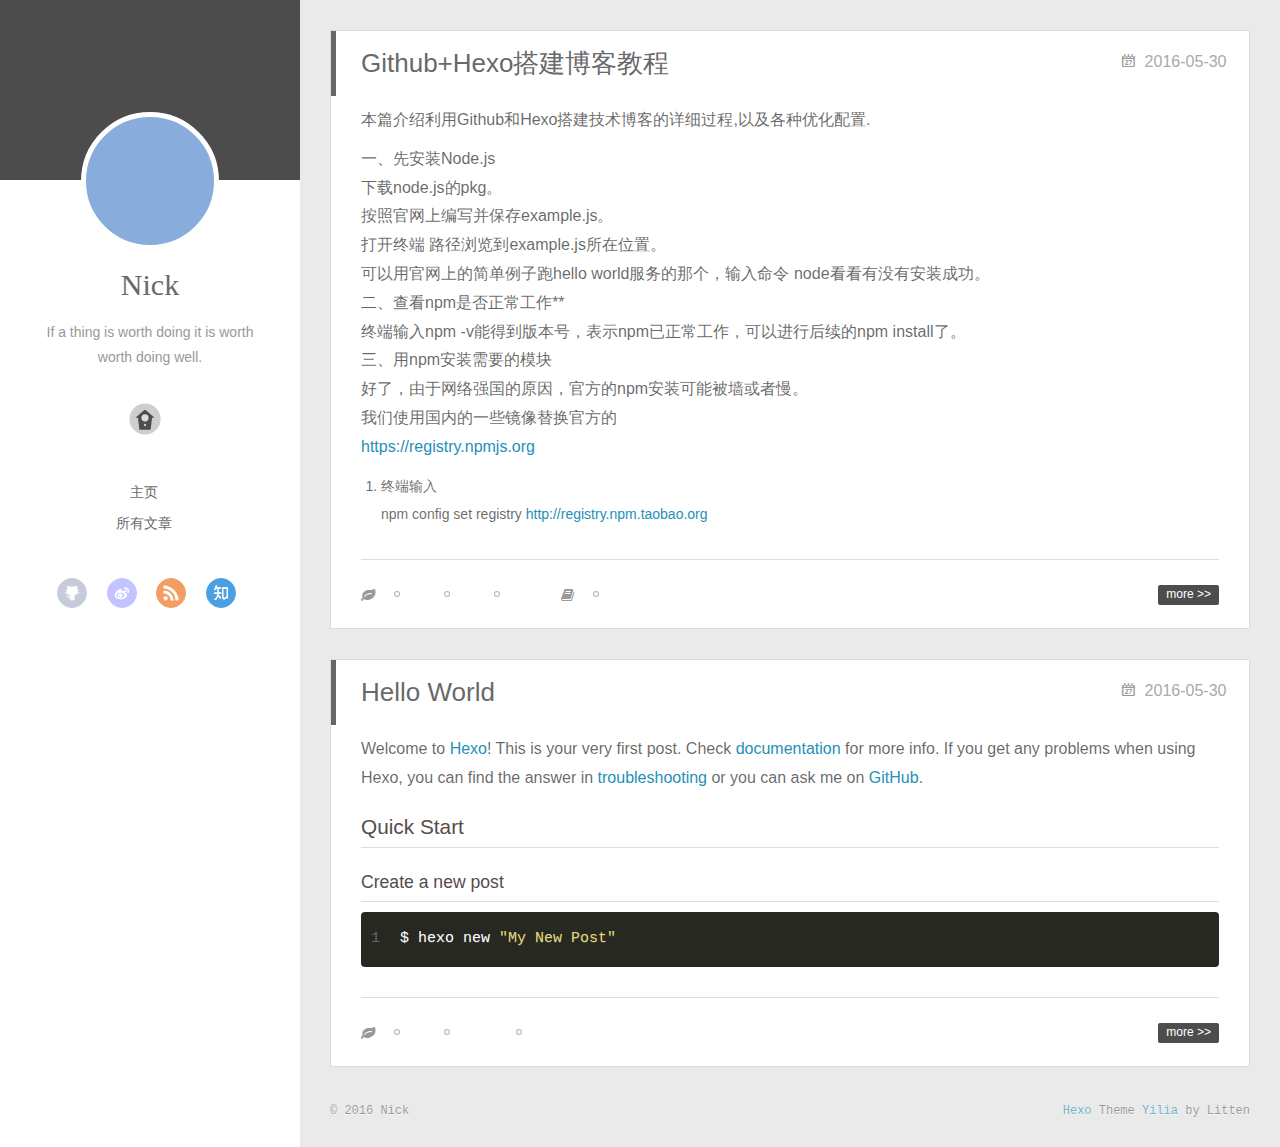
<file: index.html>
<!DOCTYPE html>
<html>
<head>
  <meta charset="utf-8">
  
  <meta http-equiv="X-UA-Compatible" content="IE=edge" >
  <title>Liuchang&#39;s Blog</title>
  <meta name="viewport" content="width=device-width, initial-scale=1, maximum-scale=1">
  <meta name="description">
<meta property="og:type" content="website">
<meta property="og:title" content="Liuchang's Blog">
<meta property="og:url" content="http://yoursite.com/index.html">
<meta property="og:site_name" content="Liuchang's Blog">
<meta property="og:description">
<meta name="twitter:card" content="summary">
<meta name="twitter:title" content="Liuchang's Blog">
<meta name="twitter:description">
  
    <link rel="alternative" href="/atom.xml" title="Liuchang&#39;s Blog" type="application/atom+xml">
  
  
    <link rel="icon" href="/favicon.png">
  
  <link rel="stylesheet" href="/css/style.css">
</head>

<body>
  <div id="container">
    <div class="left-col">
    <div class="overlay"></div>
<div class="intrude-less">
	<header id="header" class="inner">
		<a href="/" class="profilepic">
			
			<img lazy-src="http://a3.qpic.cn/psb?/a2d72010-f5d9-469a-b954-3b3ec960fdde/jpuw2d5Vd7wFzY2Bw*2vBC7V3RCrlx*snsqV.kUImik!/b/dAcBAAAAAAAA&amp;bo=yADIAAAAAAAFByQ!&amp;rf=viewer_4" class="js-avatar">
			
		</a>

		<hgroup>
		  <h1 class="header-author"><a href="/">Nick</a></h1>
		</hgroup>

		
		<p class="header-subtitle">If a thing is worth doing it is worth worth doing well.</p>
		

		
			<div class="switch-btn">
				<div class="icon">
					<div class="icon-ctn">
						<div class="icon-wrap icon-house" data-idx="0">
							<div class="birdhouse"></div>
							<div class="birdhouse_holes"></div>
						</div>
						<div class="icon-wrap icon-ribbon hide" data-idx="1">
							<div class="ribbon"></div>
						</div>
						
						<div class="icon-wrap icon-link hide" data-idx="2">
							<div class="loopback_l"></div>
							<div class="loopback_r"></div>
						</div>
						
						
						<div class="icon-wrap icon-me hide" data-idx="3">
							<div class="user"></div>
							<div class="shoulder"></div>
						</div>
						
					</div>
					
				</div>
				<div class="tips-box hide">
					<div class="tips-arrow"></div>
					<ul class="tips-inner">
						<li>Menu</li>
						<li>Tags</li>
						
						<li>Links</li>
						
						
						<li>Über</li>
						
					</ul>
				</div>
			</div>
		

		<div class="switch-area">
			<div class="switch-wrap">
				<section class="switch-part switch-part1">
					<nav class="header-menu">
						<ul>
						
							<li><a href="/">主页</a></li>
				        
							<li><a href="/archives">所有文章</a></li>
				        
						</ul>
					</nav>
					<nav class="header-nav">
						<div class="social">
							
								<a class="github" target="_blank" href="https://github.com/ethan-bee" title="github">github</a>
					        
								<a class="weibo" target="_blank" href="http://weibo.com/208181548" title="weibo">weibo</a>
					        
								<a class="rss" target="_blank" href="#" title="rss">rss</a>
					        
								<a class="zhihu" target="_blank" href="#" title="zhihu">zhihu</a>
					        
						</div>
					</nav>
				</section>
				
				
				<section class="switch-part switch-part2">
					<div class="widget tagcloud" id="js-tagcloud">
						<a href="/tags/Mac/" style="font-size: 20px;">Mac</a> <a href="/tags/git/" style="font-size: 10px;">git</a> <a href="/tags/hexo/" style="font-size: 10px;">hexo</a> <a href="/tags/快捷方式/" style="font-size: 10px;">快捷方式</a> <a href="/tags/效率/" style="font-size: 10px;">效率</a>
					</div>
				</section>
				
				
				
				<section class="switch-part switch-part3">
					<div id="js-friends">
					
			          <a target="_blank" class="main-nav-link switch-friends-link" href="http://localhost:4000/">奥巴马的博客</a>
			        
			          <a target="_blank" class="main-nav-link switch-friends-link" href="http://localhost:4000/">卡卡的美丽传说</a>
			        
			          <a target="_blank" class="main-nav-link switch-friends-link" href="http://localhost:4000/">本泽马的博客</a>
			        
			          <a target="_blank" class="main-nav-link switch-friends-link" href="http://localhost:4000/">吉格斯的博客</a>
			        
			          <a target="_blank" class="main-nav-link switch-friends-link" href="http://localhost:4000/">习大大大不同</a>
			        
			          <a target="_blank" class="main-nav-link switch-friends-link" href="http://localhost:4000/">托蒂的博客</a>
			        
			        </div>
				</section>
				

				
				
				<section class="switch-part switch-part4">
				
					<div id="js-aboutme">我是谁，我从哪里来，我到哪里去？我就是我，是颜色不一样的吃货…</div>
				</section>
				
			</div>
		</div>
	</header>				
</div>

    </div>
    <div class="mid-col">
      <nav id="mobile-nav">
  	<div class="overlay">
  		<div class="slider-trigger"></div>
  		<h1 class="header-author js-mobile-header hide">Nick</h1>
  	</div>
	<div class="intrude-less">
		<header id="header" class="inner">
			<div class="profilepic">
			
				<img lazy-src="http://a3.qpic.cn/psb?/a2d72010-f5d9-469a-b954-3b3ec960fdde/jpuw2d5Vd7wFzY2Bw*2vBC7V3RCrlx*snsqV.kUImik!/b/dAcBAAAAAAAA&amp;bo=yADIAAAAAAAFByQ!&amp;rf=viewer_4" class="js-avatar">
			
			</div>
			<hgroup>
			  <h1 class="header-author">Nick</h1>
			</hgroup>
			
			<p class="header-subtitle">If a thing is worth doing it is worth worth doing well.</p>
			
			<nav class="header-menu">
				<ul>
				
					<li><a href="/">主页</a></li>
		        
					<li><a href="/archives">所有文章</a></li>
		        
		        <div class="clearfix"></div>
				</ul>
			</nav>
			<nav class="header-nav">
				<div class="social">
					
						<a class="github" target="_blank" href="https://github.com/ethan-bee" title="github">github</a>
			        
						<a class="weibo" target="_blank" href="http://weibo.com/208181548" title="weibo">weibo</a>
			        
						<a class="rss" target="_blank" href="#" title="rss">rss</a>
			        
						<a class="zhihu" target="_blank" href="#" title="zhihu">zhihu</a>
			        
				</div>
			</nav>
		</header>				
	</div>
</nav>

      <div class="body-wrap">
  
    <article id="post-第一篇博客" class="article article-type-post" itemscope itemprop="blogPost">
  
    <div class="article-meta">
      <a href="/2016/05/30/第一篇博客/" class="article-date">
  	<time datetime="2016-05-30T14:24:42.000Z" itemprop="datePublished">2016-05-30</time>
</a>
    </div>
  
  <div class="article-inner">
    
      <input type="hidden" class="isFancy" />
    
    
      <header class="article-header">
        
  
    <h1 itemprop="name">
      <a class="article-title" href="/2016/05/30/第一篇博客/">Github+Hexo搭建博客教程</a>
    </h1>
  

      </header>
      
    
    <div class="article-entry" itemprop="articleBody">
      
        <p>本篇介绍利用Github和Hexo搭建技术博客的详细过程,以及各种优化配置.</p>
<p>一、先安装Node.js<br>下载node.js的pkg。<br>按照官网上编写并保存example.js。<br>打开终端 路径浏览到example.js所在位置。<br>可以用官网上的简单例子跑hello world服务的那个，输入命令 node看看有没有安装成功。<br>二、查看npm是否正常工作**<br>终端输入npm -v能得到版本号，表示npm已正常工作，可以进行后续的npm install了。<br>三、用npm安装需要的模块<br>好了，由于网络强国的原因，官方的npm安装可能被墙或者慢。<br>我们使用国内的一些镜像替换官方的<br><a href="https://registry.npmjs.org">https://registry.npmjs.org</a></p>
<ol>
<li>终端输入<br>npm config set registry <a href="http://registry.npm.taobao.org">http://registry.npm.taobao.org</a>
      
    </div>
    
    <div class="article-info article-info-index">
      
      
	<div class="article-tag tagcloud">
		<ul class="article-tag-list"><li class="article-tag-list-item"><a class="article-tag-list-link" href="/tags/Mac/">Mac</a></li><li class="article-tag-list-item"><a class="article-tag-list-link" href="/tags/git/">git</a></li><li class="article-tag-list-item"><a class="article-tag-list-link" href="/tags/hexo/">hexo</a></li></ul>
	</div>

      
	<div class="article-category tagcloud">
	<a class="article-category-link" href="/categories/technology/">technology</a>
	</div>


      
        <p class="article-more-link">
          <a  href="/2016/05/30/第一篇博客/#more">more >></a>
        </p>
      
      <div class="clearfix"></div>
    </div>
    
  </div>
  
</article>









  
    <article id="post-hello-world" class="article article-type-post" itemscope itemprop="blogPost">
  
    <div class="article-meta">
      <a href="/2016/05/30/hello-world/" class="article-date">
  	<time datetime="2016-05-30T13:48:18.000Z" itemprop="datePublished">2016-05-30</time>
</a>
    </div>
  
  <div class="article-inner">
    
      <input type="hidden" class="isFancy" />
    
    
      <header class="article-header">
        
  
    <h1 itemprop="name">
      <a class="article-title" href="/2016/05/30/hello-world/">Hello World</a>
    </h1>
  

      </header>
      
    
    <div class="article-entry" itemprop="articleBody">
      
        <p>Welcome to <a href="https://hexo.io/">Hexo</a>! This is your very first post. Check <a href="https://hexo.io/docs/">documentation</a> for more info. If you get any problems when using Hexo, you can find the answer in <a href="https://hexo.io/docs/troubleshooting.html">troubleshooting</a> or you can ask me on <a href="https://github.com/hexojs/hexo/issues">GitHub</a>.</p>
<h2 id="Quick-Start"><a href="#Quick-Start" class="headerlink" title="Quick Start"></a>Quick Start</h2><h3 id="Create-a-new-post"><a href="#Create-a-new-post" class="headerlink" title="Create a new post"></a>Create a new post</h3><figure class="highlight bash"><table><tr><td class="gutter"><pre><span class="line">1</span><br></pre></td><td class="code"><pre><span class="line">$ hexo new <span class="string">"My New Post"</span></span><br></pre></td></tr></table></figure>
      
    </div>
    
    <div class="article-info article-info-index">
      
      
	<div class="article-tag tagcloud">
		<ul class="article-tag-list"><li class="article-tag-list-item"><a class="article-tag-list-link" href="/tags/Mac/">Mac</a></li><li class="article-tag-list-item"><a class="article-tag-list-link" href="/tags/快捷方式/">快捷方式</a></li><li class="article-tag-list-item"><a class="article-tag-list-link" href="/tags/效率/">效率</a></li></ul>
	</div>

      

      
        <p class="article-more-link">
          <a  href="/2016/05/30/hello-world/#more">more >></a>
        </p>
      
      <div class="clearfix"></div>
    </div>
    
  </div>
  
</article>









  
  
</div>
      <footer id="footer">
  <div class="outer">
    <div id="footer-info">
    	<div class="footer-left">
    		&copy; 2016 Nick
    	</div>
      	<div class="footer-right">
      		<a href="http://hexo.io/" target="_blank">Hexo</a>  Theme <a href="https://github.com/litten/hexo-theme-yilia" target="_blank">Yilia</a> by Litten
      	</div>
    </div>
  </div>
</footer>
    </div>
    
  <link rel="stylesheet" href="/fancybox/jquery.fancybox.css">


<script>
	var yiliaConfig = {
		fancybox: true,
		mathjax: true,
		animate: true,
		isHome: true,
		isPost: false,
		isArchive: false,
		isTag: false,
		isCategory: false,
		open_in_new: false
	}
</script>
<script src="http://7.url.cn/edu/jslib/comb/require-2.1.6,jquery-1.9.1.min.js"></script>
<script src="/js/main.js"></script>






<script type="text/x-mathjax-config">
MathJax.Hub.Config({
    tex2jax: {
        inlineMath: [ ['$','$'], ["\\(","\\)"]  ],
        processEscapes: true,
        skipTags: ['script', 'noscript', 'style', 'textarea', 'pre', 'code']
    }
});

MathJax.Hub.Queue(function() {
    var all = MathJax.Hub.getAllJax(), i;
    for(i=0; i < all.length; i += 1) {
        all[i].SourceElement().parentNode.className += ' has-jax';                 
    }       
});
</script>

<script type="text/javascript" src="http://cdn.mathjax.org/mathjax/latest/MathJax.js?config=TeX-AMS-MML_HTMLorMML">
</script>


  </div>
</body>
</html>
</file>
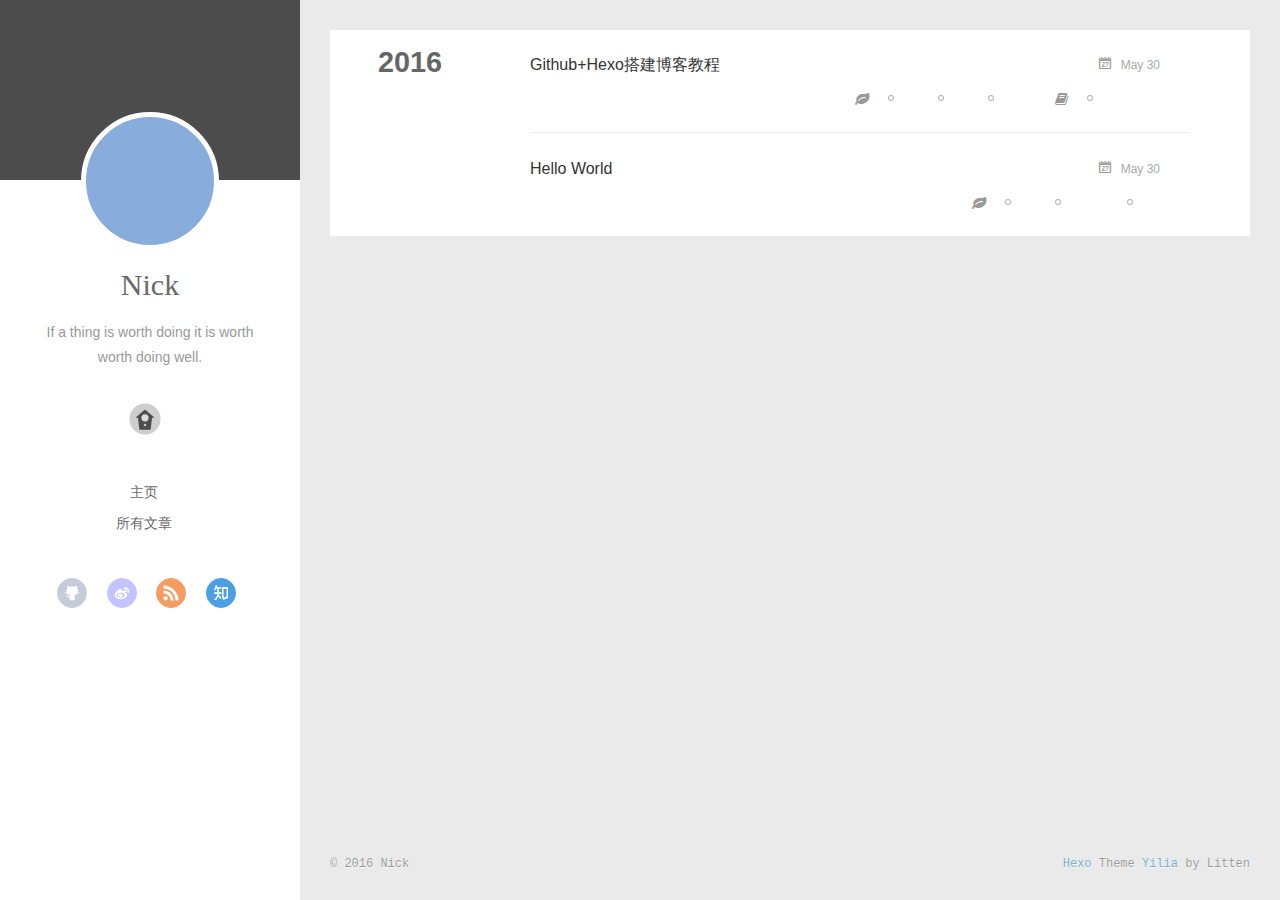
<file: archives/index.html>
<!DOCTYPE html>
<html>
<head>
  <meta charset="utf-8">
  
  <meta http-equiv="X-UA-Compatible" content="IE=edge" >
  <title>Archives | Liuchang&#39;s Blog</title>
  <meta name="viewport" content="width=device-width, initial-scale=1, maximum-scale=1">
  <meta name="description">
<meta property="og:type" content="website">
<meta property="og:title" content="Liuchang's Blog">
<meta property="og:url" content="http://yoursite.com/archives/index.html">
<meta property="og:site_name" content="Liuchang's Blog">
<meta property="og:description">
<meta name="twitter:card" content="summary">
<meta name="twitter:title" content="Liuchang's Blog">
<meta name="twitter:description">
  
    <link rel="alternative" href="/atom.xml" title="Liuchang&#39;s Blog" type="application/atom+xml">
  
  
    <link rel="icon" href="/favicon.png">
  
  <link rel="stylesheet" href="/css/style.css">
</head>

<body>
  <div id="container">
    <div class="left-col">
    <div class="overlay"></div>
<div class="intrude-less">
	<header id="header" class="inner">
		<a href="/" class="profilepic">
			
			<img lazy-src="http://a3.qpic.cn/psb?/a2d72010-f5d9-469a-b954-3b3ec960fdde/jpuw2d5Vd7wFzY2Bw*2vBC7V3RCrlx*snsqV.kUImik!/b/dAcBAAAAAAAA&amp;bo=yADIAAAAAAAFByQ!&amp;rf=viewer_4" class="js-avatar">
			
		</a>

		<hgroup>
		  <h1 class="header-author"><a href="/">Nick</a></h1>
		</hgroup>

		
		<p class="header-subtitle">If a thing is worth doing it is worth worth doing well.</p>
		

		
			<div class="switch-btn">
				<div class="icon">
					<div class="icon-ctn">
						<div class="icon-wrap icon-house" data-idx="0">
							<div class="birdhouse"></div>
							<div class="birdhouse_holes"></div>
						</div>
						<div class="icon-wrap icon-ribbon hide" data-idx="1">
							<div class="ribbon"></div>
						</div>
						
						<div class="icon-wrap icon-link hide" data-idx="2">
							<div class="loopback_l"></div>
							<div class="loopback_r"></div>
						</div>
						
						
						<div class="icon-wrap icon-me hide" data-idx="3">
							<div class="user"></div>
							<div class="shoulder"></div>
						</div>
						
					</div>
					
				</div>
				<div class="tips-box hide">
					<div class="tips-arrow"></div>
					<ul class="tips-inner">
						<li>Menu</li>
						<li>Tags</li>
						
						<li>Links</li>
						
						
						<li>Über</li>
						
					</ul>
				</div>
			</div>
		

		<div class="switch-area">
			<div class="switch-wrap">
				<section class="switch-part switch-part1">
					<nav class="header-menu">
						<ul>
						
							<li><a href="/">主页</a></li>
				        
							<li><a href="/archives">所有文章</a></li>
				        
						</ul>
					</nav>
					<nav class="header-nav">
						<div class="social">
							
								<a class="github" target="_blank" href="https://github.com/ethan-bee" title="github">github</a>
					        
								<a class="weibo" target="_blank" href="http://weibo.com/208181548" title="weibo">weibo</a>
					        
								<a class="rss" target="_blank" href="#" title="rss">rss</a>
					        
								<a class="zhihu" target="_blank" href="#" title="zhihu">zhihu</a>
					        
						</div>
					</nav>
				</section>
				
				
				<section class="switch-part switch-part2">
					<div class="widget tagcloud" id="js-tagcloud">
						<a href="/tags/Mac/" style="font-size: 20px;">Mac</a> <a href="/tags/git/" style="font-size: 10px;">git</a> <a href="/tags/hexo/" style="font-size: 10px;">hexo</a> <a href="/tags/快捷方式/" style="font-size: 10px;">快捷方式</a> <a href="/tags/效率/" style="font-size: 10px;">效率</a>
					</div>
				</section>
				
				
				
				<section class="switch-part switch-part3">
					<div id="js-friends">
					
			          <a target="_blank" class="main-nav-link switch-friends-link" href="http://localhost:4000/">奥巴马的博客</a>
			        
			          <a target="_blank" class="main-nav-link switch-friends-link" href="http://localhost:4000/">卡卡的美丽传说</a>
			        
			          <a target="_blank" class="main-nav-link switch-friends-link" href="http://localhost:4000/">本泽马的博客</a>
			        
			          <a target="_blank" class="main-nav-link switch-friends-link" href="http://localhost:4000/">吉格斯的博客</a>
			        
			          <a target="_blank" class="main-nav-link switch-friends-link" href="http://localhost:4000/">习大大大不同</a>
			        
			          <a target="_blank" class="main-nav-link switch-friends-link" href="http://localhost:4000/">托蒂的博客</a>
			        
			        </div>
				</section>
				

				
				
				<section class="switch-part switch-part4">
				
					<div id="js-aboutme">我是谁，我从哪里来，我到哪里去？我就是我，是颜色不一样的吃货…</div>
				</section>
				
			</div>
		</div>
	</header>				
</div>

    </div>
    <div class="mid-col">
      <nav id="mobile-nav">
  	<div class="overlay">
  		<div class="slider-trigger"></div>
  		<h1 class="header-author js-mobile-header hide">Nick</h1>
  	</div>
	<div class="intrude-less">
		<header id="header" class="inner">
			<div class="profilepic">
			
				<img lazy-src="http://a3.qpic.cn/psb?/a2d72010-f5d9-469a-b954-3b3ec960fdde/jpuw2d5Vd7wFzY2Bw*2vBC7V3RCrlx*snsqV.kUImik!/b/dAcBAAAAAAAA&amp;bo=yADIAAAAAAAFByQ!&amp;rf=viewer_4" class="js-avatar">
			
			</div>
			<hgroup>
			  <h1 class="header-author">Nick</h1>
			</hgroup>
			
			<p class="header-subtitle">If a thing is worth doing it is worth worth doing well.</p>
			
			<nav class="header-menu">
				<ul>
				
					<li><a href="/">主页</a></li>
		        
					<li><a href="/archives">所有文章</a></li>
		        
		        <div class="clearfix"></div>
				</ul>
			</nav>
			<nav class="header-nav">
				<div class="social">
					
						<a class="github" target="_blank" href="https://github.com/ethan-bee" title="github">github</a>
			        
						<a class="weibo" target="_blank" href="http://weibo.com/208181548" title="weibo">weibo</a>
			        
						<a class="rss" target="_blank" href="#" title="rss">rss</a>
			        
						<a class="zhihu" target="_blank" href="#" title="zhihu">zhihu</a>
			        
				</div>
			</nav>
		</header>				
	</div>
</nav>

      <div class="body-wrap">
  
  
    
    
      
      
      <section class="archives-wrap">
        <div class="archive-year-wrap">
          <a href="/archives/2016" class="archive-year">2016</a>
        </div>
        <div class="archives">
    
    <article class="archive-article archive-type-post">
  <div class="archive-article-inner">
    <header class="archive-article-header">
      	<div class="article-meta">
	      	<a href="/2016/05/30/第一篇博客/" class="archive-article-date">
  	<time datetime="2016-05-30T14:24:42.000Z" itemprop="datePublished">May 30</time>
</a>
        </div>
    	 
  
    <h1 itemprop="name">
      <a class="archive-article-title" href="/2016/05/30/第一篇博客/">Github+Hexo搭建博客教程</a>
    </h1>
  

        <div class="article-info info-on-right">
          
	<div class="article-tag tagcloud">
		<ul class="article-tag-list"><li class="article-tag-list-item"><a class="article-tag-list-link" href="/tags/Mac/">Mac</a></li><li class="article-tag-list-item"><a class="article-tag-list-link" href="/tags/git/">git</a></li><li class="article-tag-list-item"><a class="article-tag-list-link" href="/tags/hexo/">hexo</a></li></ul>
	</div>

          
	<div class="article-category tagcloud">
	<a class="article-category-link" href="/categories/technology/">technology</a>
	</div>


        </div>
        <div class="clearfix"></div>
    </header>
  </div>
</article>
  
    
    
    <article class="archive-article archive-type-post">
  <div class="archive-article-inner">
    <header class="archive-article-header">
      	<div class="article-meta">
	      	<a href="/2016/05/30/hello-world/" class="archive-article-date">
  	<time datetime="2016-05-30T13:48:18.000Z" itemprop="datePublished">May 30</time>
</a>
        </div>
    	 
  
    <h1 itemprop="name">
      <a class="archive-article-title" href="/2016/05/30/hello-world/">Hello World</a>
    </h1>
  

        <div class="article-info info-on-right">
          
	<div class="article-tag tagcloud">
		<ul class="article-tag-list"><li class="article-tag-list-item"><a class="article-tag-list-link" href="/tags/Mac/">Mac</a></li><li class="article-tag-list-item"><a class="article-tag-list-link" href="/tags/快捷方式/">快捷方式</a></li><li class="article-tag-list-item"><a class="article-tag-list-link" href="/tags/效率/">效率</a></li></ul>
	</div>

          

        </div>
        <div class="clearfix"></div>
    </header>
  </div>
</article>
  
  
    </div></section>
  

    

</div>
      <footer id="footer">
  <div class="outer">
    <div id="footer-info">
    	<div class="footer-left">
    		&copy; 2016 Nick
    	</div>
      	<div class="footer-right">
      		<a href="http://hexo.io/" target="_blank">Hexo</a>  Theme <a href="https://github.com/litten/hexo-theme-yilia" target="_blank">Yilia</a> by Litten
      	</div>
    </div>
  </div>
</footer>
    </div>
    
  <link rel="stylesheet" href="/fancybox/jquery.fancybox.css">


<script>
	var yiliaConfig = {
		fancybox: true,
		mathjax: true,
		animate: true,
		isHome: false,
		isPost: false,
		isArchive: true,
		isTag: false,
		isCategory: false,
		open_in_new: false
	}
</script>
<script src="http://7.url.cn/edu/jslib/comb/require-2.1.6,jquery-1.9.1.min.js"></script>
<script src="/js/main.js"></script>






<script type="text/x-mathjax-config">
MathJax.Hub.Config({
    tex2jax: {
        inlineMath: [ ['$','$'], ["\\(","\\)"]  ],
        processEscapes: true,
        skipTags: ['script', 'noscript', 'style', 'textarea', 'pre', 'code']
    }
});

MathJax.Hub.Queue(function() {
    var all = MathJax.Hub.getAllJax(), i;
    for(i=0; i < all.length; i += 1) {
        all[i].SourceElement().parentNode.className += ' has-jax';                 
    }       
});
</script>

<script type="text/javascript" src="http://cdn.mathjax.org/mathjax/latest/MathJax.js?config=TeX-AMS-MML_HTMLorMML">
</script>


  </div>
</body>
</html>
</file>
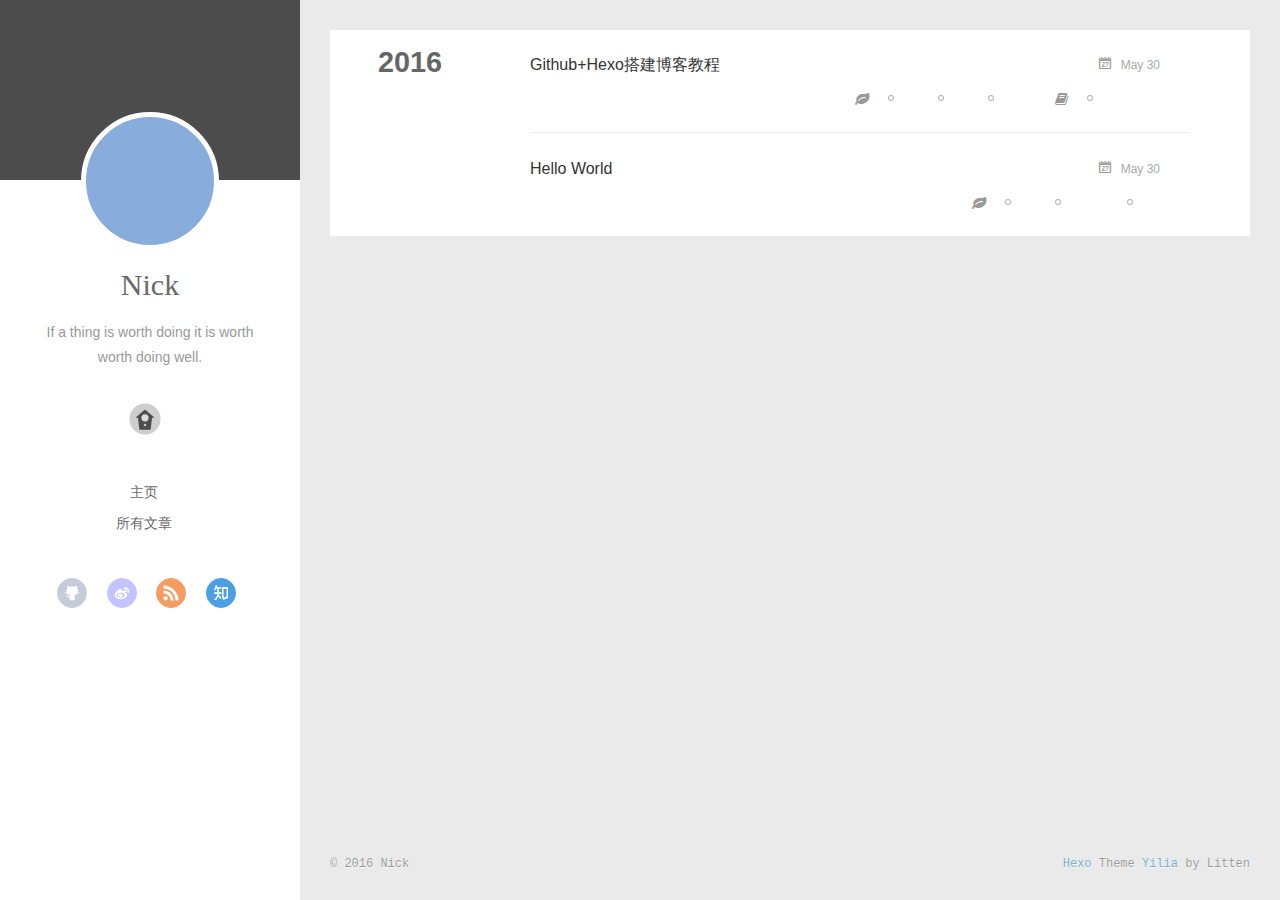
<file: archives/2016/index.html>
<!DOCTYPE html>
<html>
<head>
  <meta charset="utf-8">
  
  <meta http-equiv="X-UA-Compatible" content="IE=edge" >
  <title>Archives: 2016 | Liuchang&#39;s Blog</title>
  <meta name="viewport" content="width=device-width, initial-scale=1, maximum-scale=1">
  <meta name="description">
<meta property="og:type" content="website">
<meta property="og:title" content="Liuchang's Blog">
<meta property="og:url" content="http://yoursite.com/archives/2016/index.html">
<meta property="og:site_name" content="Liuchang's Blog">
<meta property="og:description">
<meta name="twitter:card" content="summary">
<meta name="twitter:title" content="Liuchang's Blog">
<meta name="twitter:description">
  
    <link rel="alternative" href="/atom.xml" title="Liuchang&#39;s Blog" type="application/atom+xml">
  
  
    <link rel="icon" href="/favicon.png">
  
  <link rel="stylesheet" href="/css/style.css">
</head>

<body>
  <div id="container">
    <div class="left-col">
    <div class="overlay"></div>
<div class="intrude-less">
	<header id="header" class="inner">
		<a href="/" class="profilepic">
			
			<img lazy-src="http://a3.qpic.cn/psb?/a2d72010-f5d9-469a-b954-3b3ec960fdde/jpuw2d5Vd7wFzY2Bw*2vBC7V3RCrlx*snsqV.kUImik!/b/dAcBAAAAAAAA&amp;bo=yADIAAAAAAAFByQ!&amp;rf=viewer_4" class="js-avatar">
			
		</a>

		<hgroup>
		  <h1 class="header-author"><a href="/">Nick</a></h1>
		</hgroup>

		
		<p class="header-subtitle">If a thing is worth doing it is worth worth doing well.</p>
		

		
			<div class="switch-btn">
				<div class="icon">
					<div class="icon-ctn">
						<div class="icon-wrap icon-house" data-idx="0">
							<div class="birdhouse"></div>
							<div class="birdhouse_holes"></div>
						</div>
						<div class="icon-wrap icon-ribbon hide" data-idx="1">
							<div class="ribbon"></div>
						</div>
						
						<div class="icon-wrap icon-link hide" data-idx="2">
							<div class="loopback_l"></div>
							<div class="loopback_r"></div>
						</div>
						
						
						<div class="icon-wrap icon-me hide" data-idx="3">
							<div class="user"></div>
							<div class="shoulder"></div>
						</div>
						
					</div>
					
				</div>
				<div class="tips-box hide">
					<div class="tips-arrow"></div>
					<ul class="tips-inner">
						<li>Menu</li>
						<li>Tags</li>
						
						<li>Links</li>
						
						
						<li>Über</li>
						
					</ul>
				</div>
			</div>
		

		<div class="switch-area">
			<div class="switch-wrap">
				<section class="switch-part switch-part1">
					<nav class="header-menu">
						<ul>
						
							<li><a href="/">主页</a></li>
				        
							<li><a href="/archives">所有文章</a></li>
				        
						</ul>
					</nav>
					<nav class="header-nav">
						<div class="social">
							
								<a class="github" target="_blank" href="https://github.com/ethan-bee" title="github">github</a>
					        
								<a class="weibo" target="_blank" href="http://weibo.com/208181548" title="weibo">weibo</a>
					        
								<a class="rss" target="_blank" href="#" title="rss">rss</a>
					        
								<a class="zhihu" target="_blank" href="#" title="zhihu">zhihu</a>
					        
						</div>
					</nav>
				</section>
				
				
				<section class="switch-part switch-part2">
					<div class="widget tagcloud" id="js-tagcloud">
						<a href="/tags/Mac/" style="font-size: 20px;">Mac</a> <a href="/tags/git/" style="font-size: 10px;">git</a> <a href="/tags/hexo/" style="font-size: 10px;">hexo</a> <a href="/tags/快捷方式/" style="font-size: 10px;">快捷方式</a> <a href="/tags/效率/" style="font-size: 10px;">效率</a>
					</div>
				</section>
				
				
				
				<section class="switch-part switch-part3">
					<div id="js-friends">
					
			          <a target="_blank" class="main-nav-link switch-friends-link" href="http://localhost:4000/">奥巴马的博客</a>
			        
			          <a target="_blank" class="main-nav-link switch-friends-link" href="http://localhost:4000/">卡卡的美丽传说</a>
			        
			          <a target="_blank" class="main-nav-link switch-friends-link" href="http://localhost:4000/">本泽马的博客</a>
			        
			          <a target="_blank" class="main-nav-link switch-friends-link" href="http://localhost:4000/">吉格斯的博客</a>
			        
			          <a target="_blank" class="main-nav-link switch-friends-link" href="http://localhost:4000/">习大大大不同</a>
			        
			          <a target="_blank" class="main-nav-link switch-friends-link" href="http://localhost:4000/">托蒂的博客</a>
			        
			        </div>
				</section>
				

				
				
				<section class="switch-part switch-part4">
				
					<div id="js-aboutme">我是谁，我从哪里来，我到哪里去？我就是我，是颜色不一样的吃货…</div>
				</section>
				
			</div>
		</div>
	</header>				
</div>

    </div>
    <div class="mid-col">
      <nav id="mobile-nav">
  	<div class="overlay">
  		<div class="slider-trigger"></div>
  		<h1 class="header-author js-mobile-header hide">Nick</h1>
  	</div>
	<div class="intrude-less">
		<header id="header" class="inner">
			<div class="profilepic">
			
				<img lazy-src="http://a3.qpic.cn/psb?/a2d72010-f5d9-469a-b954-3b3ec960fdde/jpuw2d5Vd7wFzY2Bw*2vBC7V3RCrlx*snsqV.kUImik!/b/dAcBAAAAAAAA&amp;bo=yADIAAAAAAAFByQ!&amp;rf=viewer_4" class="js-avatar">
			
			</div>
			<hgroup>
			  <h1 class="header-author">Nick</h1>
			</hgroup>
			
			<p class="header-subtitle">If a thing is worth doing it is worth worth doing well.</p>
			
			<nav class="header-menu">
				<ul>
				
					<li><a href="/">主页</a></li>
		        
					<li><a href="/archives">所有文章</a></li>
		        
		        <div class="clearfix"></div>
				</ul>
			</nav>
			<nav class="header-nav">
				<div class="social">
					
						<a class="github" target="_blank" href="https://github.com/ethan-bee" title="github">github</a>
			        
						<a class="weibo" target="_blank" href="http://weibo.com/208181548" title="weibo">weibo</a>
			        
						<a class="rss" target="_blank" href="#" title="rss">rss</a>
			        
						<a class="zhihu" target="_blank" href="#" title="zhihu">zhihu</a>
			        
				</div>
			</nav>
		</header>				
	</div>
</nav>

      <div class="body-wrap">
  
  
    
    
      
      
      <section class="archives-wrap">
        <div class="archive-year-wrap">
          <a href="/archives/2016" class="archive-year">2016</a>
        </div>
        <div class="archives">
    
    <article class="archive-article archive-type-post">
  <div class="archive-article-inner">
    <header class="archive-article-header">
      	<div class="article-meta">
	      	<a href="/2016/05/30/第一篇博客/" class="archive-article-date">
  	<time datetime="2016-05-30T14:24:42.000Z" itemprop="datePublished">May 30</time>
</a>
        </div>
    	 
  
    <h1 itemprop="name">
      <a class="archive-article-title" href="/2016/05/30/第一篇博客/">Github+Hexo搭建博客教程</a>
    </h1>
  

        <div class="article-info info-on-right">
          
	<div class="article-tag tagcloud">
		<ul class="article-tag-list"><li class="article-tag-list-item"><a class="article-tag-list-link" href="/tags/Mac/">Mac</a></li><li class="article-tag-list-item"><a class="article-tag-list-link" href="/tags/git/">git</a></li><li class="article-tag-list-item"><a class="article-tag-list-link" href="/tags/hexo/">hexo</a></li></ul>
	</div>

          
	<div class="article-category tagcloud">
	<a class="article-category-link" href="/categories/technology/">technology</a>
	</div>


        </div>
        <div class="clearfix"></div>
    </header>
  </div>
</article>
  
    
    
    <article class="archive-article archive-type-post">
  <div class="archive-article-inner">
    <header class="archive-article-header">
      	<div class="article-meta">
	      	<a href="/2016/05/30/hello-world/" class="archive-article-date">
  	<time datetime="2016-05-30T13:48:18.000Z" itemprop="datePublished">May 30</time>
</a>
        </div>
    	 
  
    <h1 itemprop="name">
      <a class="archive-article-title" href="/2016/05/30/hello-world/">Hello World</a>
    </h1>
  

        <div class="article-info info-on-right">
          
	<div class="article-tag tagcloud">
		<ul class="article-tag-list"><li class="article-tag-list-item"><a class="article-tag-list-link" href="/tags/Mac/">Mac</a></li><li class="article-tag-list-item"><a class="article-tag-list-link" href="/tags/快捷方式/">快捷方式</a></li><li class="article-tag-list-item"><a class="article-tag-list-link" href="/tags/效率/">效率</a></li></ul>
	</div>

          

        </div>
        <div class="clearfix"></div>
    </header>
  </div>
</article>
  
  
    </div></section>
  

    

</div>
      <footer id="footer">
  <div class="outer">
    <div id="footer-info">
    	<div class="footer-left">
    		&copy; 2016 Nick
    	</div>
      	<div class="footer-right">
      		<a href="http://hexo.io/" target="_blank">Hexo</a>  Theme <a href="https://github.com/litten/hexo-theme-yilia" target="_blank">Yilia</a> by Litten
      	</div>
    </div>
  </div>
</footer>
    </div>
    
  <link rel="stylesheet" href="/fancybox/jquery.fancybox.css">


<script>
	var yiliaConfig = {
		fancybox: true,
		mathjax: true,
		animate: true,
		isHome: false,
		isPost: false,
		isArchive: true,
		isTag: false,
		isCategory: false,
		open_in_new: false
	}
</script>
<script src="http://7.url.cn/edu/jslib/comb/require-2.1.6,jquery-1.9.1.min.js"></script>
<script src="/js/main.js"></script>






<script type="text/x-mathjax-config">
MathJax.Hub.Config({
    tex2jax: {
        inlineMath: [ ['$','$'], ["\\(","\\)"]  ],
        processEscapes: true,
        skipTags: ['script', 'noscript', 'style', 'textarea', 'pre', 'code']
    }
});

MathJax.Hub.Queue(function() {
    var all = MathJax.Hub.getAllJax(), i;
    for(i=0; i < all.length; i += 1) {
        all[i].SourceElement().parentNode.className += ' has-jax';                 
    }       
});
</script>

<script type="text/javascript" src="http://cdn.mathjax.org/mathjax/latest/MathJax.js?config=TeX-AMS-MML_HTMLorMML">
</script>


  </div>
</body>
</html>
</file>
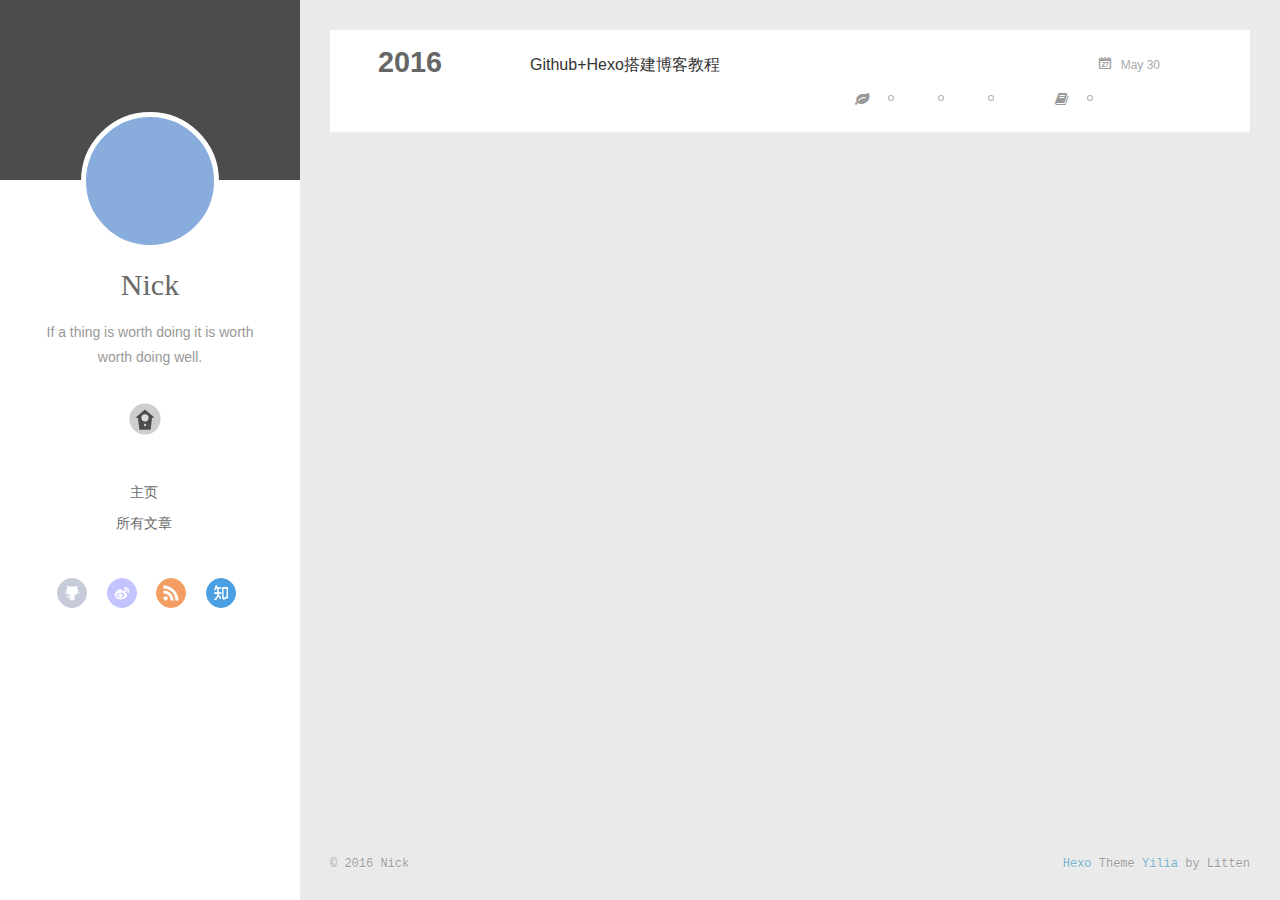
<file: categories/technology/index.html>
<!DOCTYPE html>
<html>
<head>
  <meta charset="utf-8">
  
  <meta http-equiv="X-UA-Compatible" content="IE=edge" >
  <title>Category: technology | Liuchang&#39;s Blog</title>
  <meta name="viewport" content="width=device-width, initial-scale=1, maximum-scale=1">
  <meta name="description">
<meta property="og:type" content="website">
<meta property="og:title" content="Liuchang's Blog">
<meta property="og:url" content="http://yoursite.com/categories/technology/index.html">
<meta property="og:site_name" content="Liuchang's Blog">
<meta property="og:description">
<meta name="twitter:card" content="summary">
<meta name="twitter:title" content="Liuchang's Blog">
<meta name="twitter:description">
  
    <link rel="alternative" href="/atom.xml" title="Liuchang&#39;s Blog" type="application/atom+xml">
  
  
    <link rel="icon" href="/favicon.png">
  
  <link rel="stylesheet" href="/css/style.css">
</head>

<body>
  <div id="container">
    <div class="left-col">
    <div class="overlay"></div>
<div class="intrude-less">
	<header id="header" class="inner">
		<a href="/" class="profilepic">
			
			<img lazy-src="http://a3.qpic.cn/psb?/a2d72010-f5d9-469a-b954-3b3ec960fdde/jpuw2d5Vd7wFzY2Bw*2vBC7V3RCrlx*snsqV.kUImik!/b/dAcBAAAAAAAA&amp;bo=yADIAAAAAAAFByQ!&amp;rf=viewer_4" class="js-avatar">
			
		</a>

		<hgroup>
		  <h1 class="header-author"><a href="/">Nick</a></h1>
		</hgroup>

		
		<p class="header-subtitle">If a thing is worth doing it is worth worth doing well.</p>
		

		
			<div class="switch-btn">
				<div class="icon">
					<div class="icon-ctn">
						<div class="icon-wrap icon-house" data-idx="0">
							<div class="birdhouse"></div>
							<div class="birdhouse_holes"></div>
						</div>
						<div class="icon-wrap icon-ribbon hide" data-idx="1">
							<div class="ribbon"></div>
						</div>
						
						<div class="icon-wrap icon-link hide" data-idx="2">
							<div class="loopback_l"></div>
							<div class="loopback_r"></div>
						</div>
						
						
						<div class="icon-wrap icon-me hide" data-idx="3">
							<div class="user"></div>
							<div class="shoulder"></div>
						</div>
						
					</div>
					
				</div>
				<div class="tips-box hide">
					<div class="tips-arrow"></div>
					<ul class="tips-inner">
						<li>Menu</li>
						<li>Tags</li>
						
						<li>Links</li>
						
						
						<li>Über</li>
						
					</ul>
				</div>
			</div>
		

		<div class="switch-area">
			<div class="switch-wrap">
				<section class="switch-part switch-part1">
					<nav class="header-menu">
						<ul>
						
							<li><a href="/">主页</a></li>
				        
							<li><a href="/archives">所有文章</a></li>
				        
						</ul>
					</nav>
					<nav class="header-nav">
						<div class="social">
							
								<a class="github" target="_blank" href="https://github.com/ethan-bee" title="github">github</a>
					        
								<a class="weibo" target="_blank" href="http://weibo.com/208181548" title="weibo">weibo</a>
					        
								<a class="rss" target="_blank" href="#" title="rss">rss</a>
					        
								<a class="zhihu" target="_blank" href="#" title="zhihu">zhihu</a>
					        
						</div>
					</nav>
				</section>
				
				
				<section class="switch-part switch-part2">
					<div class="widget tagcloud" id="js-tagcloud">
						<a href="/tags/Mac/" style="font-size: 20px;">Mac</a> <a href="/tags/git/" style="font-size: 10px;">git</a> <a href="/tags/hexo/" style="font-size: 10px;">hexo</a> <a href="/tags/快捷方式/" style="font-size: 10px;">快捷方式</a> <a href="/tags/效率/" style="font-size: 10px;">效率</a>
					</div>
				</section>
				
				
				
				<section class="switch-part switch-part3">
					<div id="js-friends">
					
			          <a target="_blank" class="main-nav-link switch-friends-link" href="http://localhost:4000/">奥巴马的博客</a>
			        
			          <a target="_blank" class="main-nav-link switch-friends-link" href="http://localhost:4000/">卡卡的美丽传说</a>
			        
			          <a target="_blank" class="main-nav-link switch-friends-link" href="http://localhost:4000/">本泽马的博客</a>
			        
			          <a target="_blank" class="main-nav-link switch-friends-link" href="http://localhost:4000/">吉格斯的博客</a>
			        
			          <a target="_blank" class="main-nav-link switch-friends-link" href="http://localhost:4000/">习大大大不同</a>
			        
			          <a target="_blank" class="main-nav-link switch-friends-link" href="http://localhost:4000/">托蒂的博客</a>
			        
			        </div>
				</section>
				

				
				
				<section class="switch-part switch-part4">
				
					<div id="js-aboutme">我是谁，我从哪里来，我到哪里去？我就是我，是颜色不一样的吃货…</div>
				</section>
				
			</div>
		</div>
	</header>				
</div>

    </div>
    <div class="mid-col">
      <nav id="mobile-nav">
  	<div class="overlay">
  		<div class="slider-trigger"></div>
  		<h1 class="header-author js-mobile-header hide">Nick</h1>
  	</div>
	<div class="intrude-less">
		<header id="header" class="inner">
			<div class="profilepic">
			
				<img lazy-src="http://a3.qpic.cn/psb?/a2d72010-f5d9-469a-b954-3b3ec960fdde/jpuw2d5Vd7wFzY2Bw*2vBC7V3RCrlx*snsqV.kUImik!/b/dAcBAAAAAAAA&amp;bo=yADIAAAAAAAFByQ!&amp;rf=viewer_4" class="js-avatar">
			
			</div>
			<hgroup>
			  <h1 class="header-author">Nick</h1>
			</hgroup>
			
			<p class="header-subtitle">If a thing is worth doing it is worth worth doing well.</p>
			
			<nav class="header-menu">
				<ul>
				
					<li><a href="/">主页</a></li>
		        
					<li><a href="/archives">所有文章</a></li>
		        
		        <div class="clearfix"></div>
				</ul>
			</nav>
			<nav class="header-nav">
				<div class="social">
					
						<a class="github" target="_blank" href="https://github.com/ethan-bee" title="github">github</a>
			        
						<a class="weibo" target="_blank" href="http://weibo.com/208181548" title="weibo">weibo</a>
			        
						<a class="rss" target="_blank" href="#" title="rss">rss</a>
			        
						<a class="zhihu" target="_blank" href="#" title="zhihu">zhihu</a>
			        
				</div>
			</nav>
		</header>				
	</div>
</nav>

      <div class="body-wrap">
  
  
    
    
      
      
      <section class="archives-wrap">
        <div class="archive-year-wrap">
          <a href="/archives/2016" class="archive-year">2016</a>
        </div>
        <div class="archives">
    
    <article class="archive-article archive-type-post">
  <div class="archive-article-inner">
    <header class="archive-article-header">
      	<div class="article-meta">
	      	<a href="/2016/05/30/第一篇博客/" class="archive-article-date">
  	<time datetime="2016-05-30T14:24:42.000Z" itemprop="datePublished">May 30</time>
</a>
        </div>
    	 
  
    <h1 itemprop="name">
      <a class="archive-article-title" href="/2016/05/30/第一篇博客/">Github+Hexo搭建博客教程</a>
    </h1>
  

        <div class="article-info info-on-right">
          
	<div class="article-tag tagcloud">
		<ul class="article-tag-list"><li class="article-tag-list-item"><a class="article-tag-list-link" href="/tags/Mac/">Mac</a></li><li class="article-tag-list-item"><a class="article-tag-list-link" href="/tags/git/">git</a></li><li class="article-tag-list-item"><a class="article-tag-list-link" href="/tags/hexo/">hexo</a></li></ul>
	</div>

          
	<div class="article-category tagcloud">
	<a class="article-category-link" href="/categories/technology/">technology</a>
	</div>


        </div>
        <div class="clearfix"></div>
    </header>
  </div>
</article>
  
  
    </div></section>
  

    

</div>
      <footer id="footer">
  <div class="outer">
    <div id="footer-info">
    	<div class="footer-left">
    		&copy; 2016 Nick
    	</div>
      	<div class="footer-right">
      		<a href="http://hexo.io/" target="_blank">Hexo</a>  Theme <a href="https://github.com/litten/hexo-theme-yilia" target="_blank">Yilia</a> by Litten
      	</div>
    </div>
  </div>
</footer>
    </div>
    
  <link rel="stylesheet" href="/fancybox/jquery.fancybox.css">


<script>
	var yiliaConfig = {
		fancybox: true,
		mathjax: true,
		animate: true,
		isHome: false,
		isPost: false,
		isArchive: false,
		isTag: false,
		isCategory: true,
		open_in_new: false
	}
</script>
<script src="http://7.url.cn/edu/jslib/comb/require-2.1.6,jquery-1.9.1.min.js"></script>
<script src="/js/main.js"></script>






<script type="text/x-mathjax-config">
MathJax.Hub.Config({
    tex2jax: {
        inlineMath: [ ['$','$'], ["\\(","\\)"]  ],
        processEscapes: true,
        skipTags: ['script', 'noscript', 'style', 'textarea', 'pre', 'code']
    }
});

MathJax.Hub.Queue(function() {
    var all = MathJax.Hub.getAllJax(), i;
    for(i=0; i < all.length; i += 1) {
        all[i].SourceElement().parentNode.className += ' has-jax';                 
    }       
});
</script>

<script type="text/javascript" src="http://cdn.mathjax.org/mathjax/latest/MathJax.js?config=TeX-AMS-MML_HTMLorMML">
</script>


  </div>
</body>
</html>
</file>
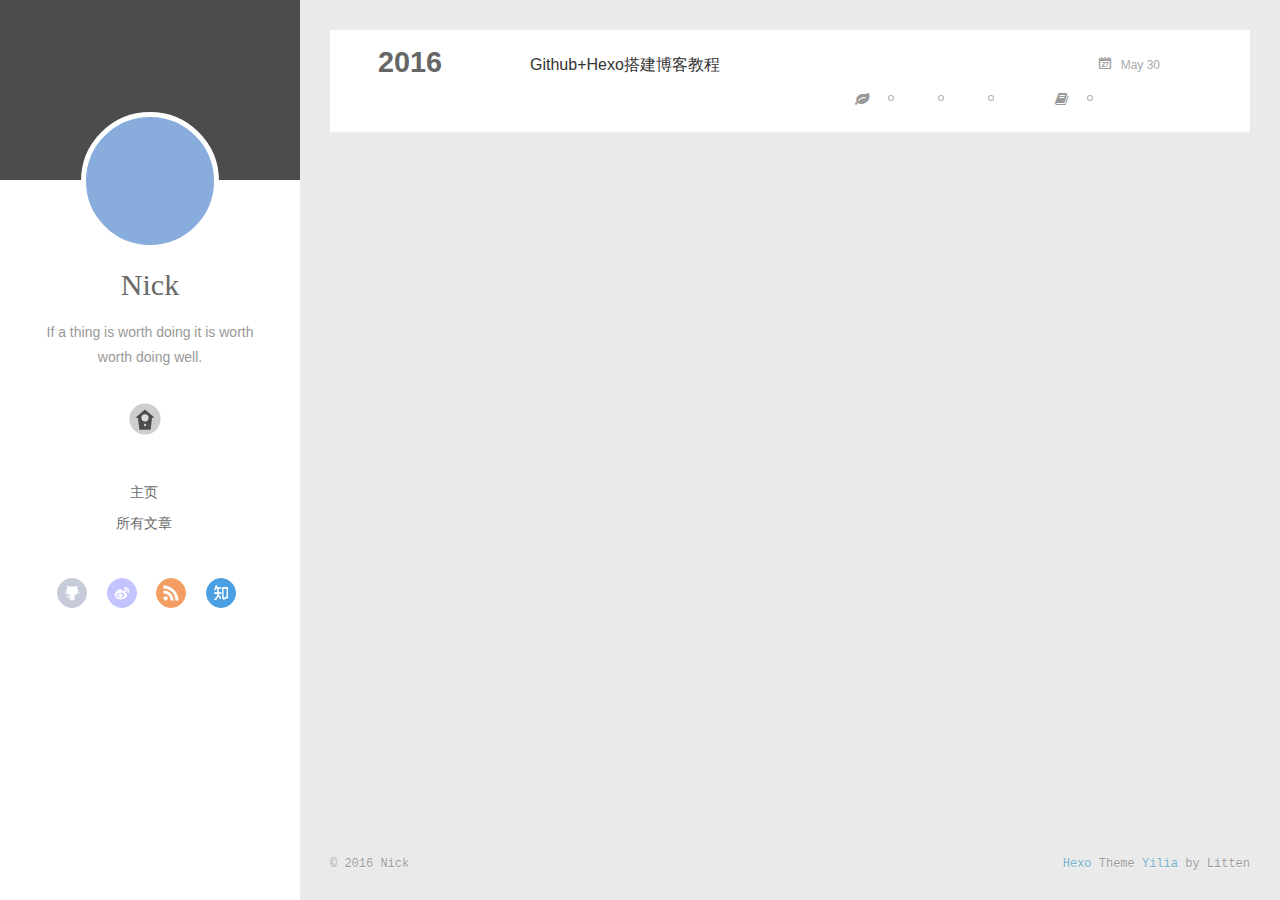
<file: tags/git/index.html>
<!DOCTYPE html>
<html>
<head>
  <meta charset="utf-8">
  
  <meta http-equiv="X-UA-Compatible" content="IE=edge" >
  <title>Tag: git | Liuchang&#39;s Blog</title>
  <meta name="viewport" content="width=device-width, initial-scale=1, maximum-scale=1">
  <meta name="description">
<meta property="og:type" content="website">
<meta property="og:title" content="Liuchang's Blog">
<meta property="og:url" content="http://yoursite.com/tags/git/index.html">
<meta property="og:site_name" content="Liuchang's Blog">
<meta property="og:description">
<meta name="twitter:card" content="summary">
<meta name="twitter:title" content="Liuchang's Blog">
<meta name="twitter:description">
  
    <link rel="alternative" href="/atom.xml" title="Liuchang&#39;s Blog" type="application/atom+xml">
  
  
    <link rel="icon" href="/favicon.png">
  
  <link rel="stylesheet" href="/css/style.css">
</head>

<body>
  <div id="container">
    <div class="left-col">
    <div class="overlay"></div>
<div class="intrude-less">
	<header id="header" class="inner">
		<a href="/" class="profilepic">
			
			<img lazy-src="http://a3.qpic.cn/psb?/a2d72010-f5d9-469a-b954-3b3ec960fdde/jpuw2d5Vd7wFzY2Bw*2vBC7V3RCrlx*snsqV.kUImik!/b/dAcBAAAAAAAA&amp;bo=yADIAAAAAAAFByQ!&amp;rf=viewer_4" class="js-avatar">
			
		</a>

		<hgroup>
		  <h1 class="header-author"><a href="/">Nick</a></h1>
		</hgroup>

		
		<p class="header-subtitle">If a thing is worth doing it is worth worth doing well.</p>
		

		
			<div class="switch-btn">
				<div class="icon">
					<div class="icon-ctn">
						<div class="icon-wrap icon-house" data-idx="0">
							<div class="birdhouse"></div>
							<div class="birdhouse_holes"></div>
						</div>
						<div class="icon-wrap icon-ribbon hide" data-idx="1">
							<div class="ribbon"></div>
						</div>
						
						<div class="icon-wrap icon-link hide" data-idx="2">
							<div class="loopback_l"></div>
							<div class="loopback_r"></div>
						</div>
						
						
						<div class="icon-wrap icon-me hide" data-idx="3">
							<div class="user"></div>
							<div class="shoulder"></div>
						</div>
						
					</div>
					
				</div>
				<div class="tips-box hide">
					<div class="tips-arrow"></div>
					<ul class="tips-inner">
						<li>Menu</li>
						<li>Tags</li>
						
						<li>Links</li>
						
						
						<li>Über</li>
						
					</ul>
				</div>
			</div>
		

		<div class="switch-area">
			<div class="switch-wrap">
				<section class="switch-part switch-part1">
					<nav class="header-menu">
						<ul>
						
							<li><a href="/">主页</a></li>
				        
							<li><a href="/archives">所有文章</a></li>
				        
						</ul>
					</nav>
					<nav class="header-nav">
						<div class="social">
							
								<a class="github" target="_blank" href="https://github.com/ethan-bee" title="github">github</a>
					        
								<a class="weibo" target="_blank" href="http://weibo.com/208181548" title="weibo">weibo</a>
					        
								<a class="rss" target="_blank" href="#" title="rss">rss</a>
					        
								<a class="zhihu" target="_blank" href="#" title="zhihu">zhihu</a>
					        
						</div>
					</nav>
				</section>
				
				
				<section class="switch-part switch-part2">
					<div class="widget tagcloud" id="js-tagcloud">
						<a href="/tags/Mac/" style="font-size: 20px;">Mac</a> <a href="/tags/git/" style="font-size: 10px;">git</a> <a href="/tags/hexo/" style="font-size: 10px;">hexo</a> <a href="/tags/快捷方式/" style="font-size: 10px;">快捷方式</a> <a href="/tags/效率/" style="font-size: 10px;">效率</a>
					</div>
				</section>
				
				
				
				<section class="switch-part switch-part3">
					<div id="js-friends">
					
			          <a target="_blank" class="main-nav-link switch-friends-link" href="http://localhost:4000/">奥巴马的博客</a>
			        
			          <a target="_blank" class="main-nav-link switch-friends-link" href="http://localhost:4000/">卡卡的美丽传说</a>
			        
			          <a target="_blank" class="main-nav-link switch-friends-link" href="http://localhost:4000/">本泽马的博客</a>
			        
			          <a target="_blank" class="main-nav-link switch-friends-link" href="http://localhost:4000/">吉格斯的博客</a>
			        
			          <a target="_blank" class="main-nav-link switch-friends-link" href="http://localhost:4000/">习大大大不同</a>
			        
			          <a target="_blank" class="main-nav-link switch-friends-link" href="http://localhost:4000/">托蒂的博客</a>
			        
			        </div>
				</section>
				

				
				
				<section class="switch-part switch-part4">
				
					<div id="js-aboutme">我是谁，我从哪里来，我到哪里去？我就是我，是颜色不一样的吃货…</div>
				</section>
				
			</div>
		</div>
	</header>				
</div>

    </div>
    <div class="mid-col">
      <nav id="mobile-nav">
  	<div class="overlay">
  		<div class="slider-trigger"></div>
  		<h1 class="header-author js-mobile-header hide">Nick</h1>
  	</div>
	<div class="intrude-less">
		<header id="header" class="inner">
			<div class="profilepic">
			
				<img lazy-src="http://a3.qpic.cn/psb?/a2d72010-f5d9-469a-b954-3b3ec960fdde/jpuw2d5Vd7wFzY2Bw*2vBC7V3RCrlx*snsqV.kUImik!/b/dAcBAAAAAAAA&amp;bo=yADIAAAAAAAFByQ!&amp;rf=viewer_4" class="js-avatar">
			
			</div>
			<hgroup>
			  <h1 class="header-author">Nick</h1>
			</hgroup>
			
			<p class="header-subtitle">If a thing is worth doing it is worth worth doing well.</p>
			
			<nav class="header-menu">
				<ul>
				
					<li><a href="/">主页</a></li>
		        
					<li><a href="/archives">所有文章</a></li>
		        
		        <div class="clearfix"></div>
				</ul>
			</nav>
			<nav class="header-nav">
				<div class="social">
					
						<a class="github" target="_blank" href="https://github.com/ethan-bee" title="github">github</a>
			        
						<a class="weibo" target="_blank" href="http://weibo.com/208181548" title="weibo">weibo</a>
			        
						<a class="rss" target="_blank" href="#" title="rss">rss</a>
			        
						<a class="zhihu" target="_blank" href="#" title="zhihu">zhihu</a>
			        
				</div>
			</nav>
		</header>				
	</div>
</nav>

      <div class="body-wrap">
  
  
    
    
      
      
      <section class="archives-wrap">
        <div class="archive-year-wrap">
          <a href="/archives/2016" class="archive-year">2016</a>
        </div>
        <div class="archives">
    
    <article class="archive-article archive-type-post">
  <div class="archive-article-inner">
    <header class="archive-article-header">
      	<div class="article-meta">
	      	<a href="/2016/05/30/第一篇博客/" class="archive-article-date">
  	<time datetime="2016-05-30T14:24:42.000Z" itemprop="datePublished">May 30</time>
</a>
        </div>
    	 
  
    <h1 itemprop="name">
      <a class="archive-article-title" href="/2016/05/30/第一篇博客/">Github+Hexo搭建博客教程</a>
    </h1>
  

        <div class="article-info info-on-right">
          
	<div class="article-tag tagcloud">
		<ul class="article-tag-list"><li class="article-tag-list-item"><a class="article-tag-list-link" href="/tags/Mac/">Mac</a></li><li class="article-tag-list-item"><a class="article-tag-list-link" href="/tags/git/">git</a></li><li class="article-tag-list-item"><a class="article-tag-list-link" href="/tags/hexo/">hexo</a></li></ul>
	</div>

          
	<div class="article-category tagcloud">
	<a class="article-category-link" href="/categories/technology/">technology</a>
	</div>


        </div>
        <div class="clearfix"></div>
    </header>
  </div>
</article>
  
  
    </div></section>
  

    

</div>
      <footer id="footer">
  <div class="outer">
    <div id="footer-info">
    	<div class="footer-left">
    		&copy; 2016 Nick
    	</div>
      	<div class="footer-right">
      		<a href="http://hexo.io/" target="_blank">Hexo</a>  Theme <a href="https://github.com/litten/hexo-theme-yilia" target="_blank">Yilia</a> by Litten
      	</div>
    </div>
  </div>
</footer>
    </div>
    
  <link rel="stylesheet" href="/fancybox/jquery.fancybox.css">


<script>
	var yiliaConfig = {
		fancybox: true,
		mathjax: true,
		animate: true,
		isHome: false,
		isPost: false,
		isArchive: false,
		isTag: true,
		isCategory: false,
		open_in_new: false
	}
</script>
<script src="http://7.url.cn/edu/jslib/comb/require-2.1.6,jquery-1.9.1.min.js"></script>
<script src="/js/main.js"></script>






<script type="text/x-mathjax-config">
MathJax.Hub.Config({
    tex2jax: {
        inlineMath: [ ['$','$'], ["\\(","\\)"]  ],
        processEscapes: true,
        skipTags: ['script', 'noscript', 'style', 'textarea', 'pre', 'code']
    }
});

MathJax.Hub.Queue(function() {
    var all = MathJax.Hub.getAllJax(), i;
    for(i=0; i < all.length; i += 1) {
        all[i].SourceElement().parentNode.className += ' has-jax';                 
    }       
});
</script>

<script type="text/javascript" src="http://cdn.mathjax.org/mathjax/latest/MathJax.js?config=TeX-AMS-MML_HTMLorMML">
</script>


  </div>
</body>
</html>
</file>
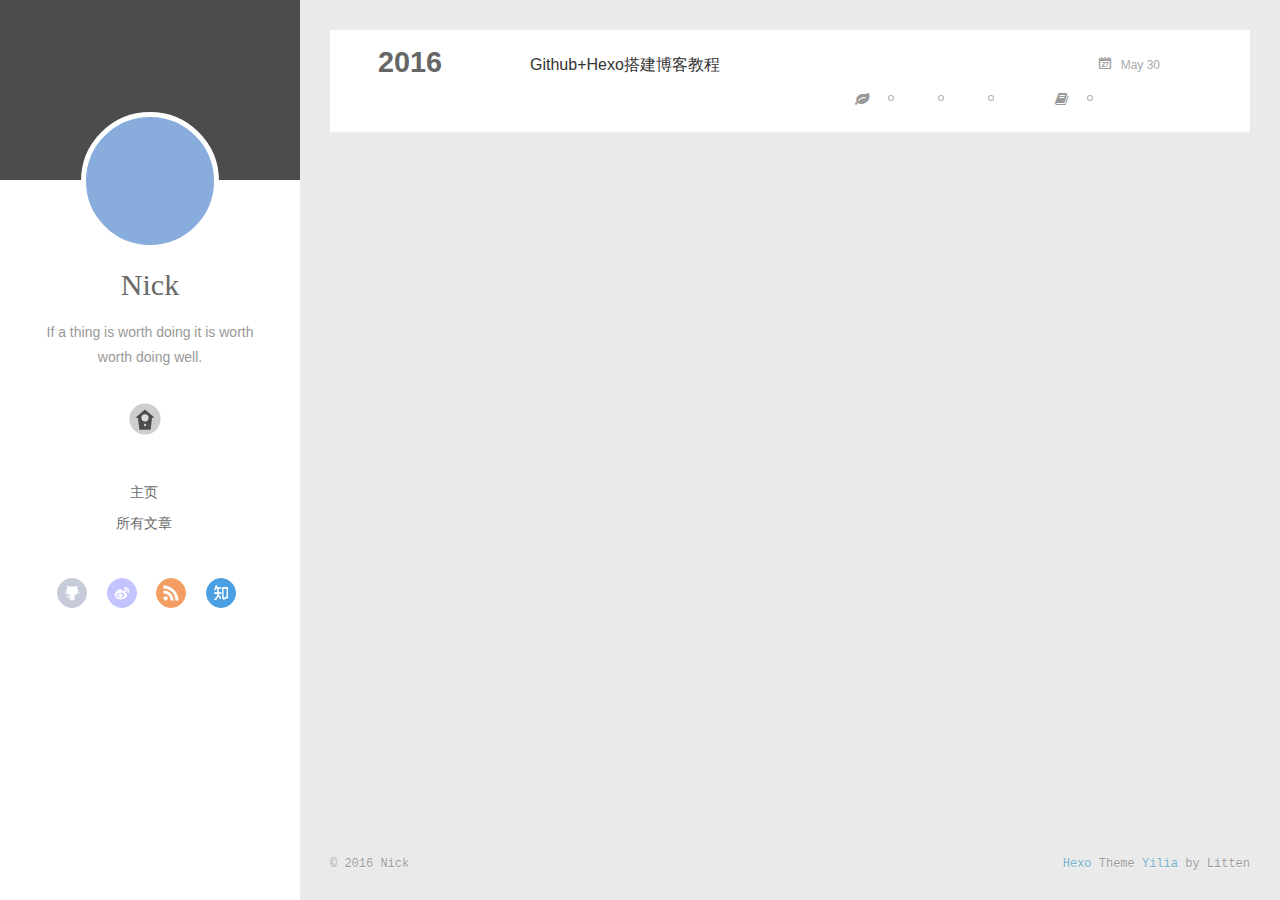
<file: tags/hexo/index.html>
<!DOCTYPE html>
<html>
<head>
  <meta charset="utf-8">
  
  <meta http-equiv="X-UA-Compatible" content="IE=edge" >
  <title>Tag: hexo | Liuchang&#39;s Blog</title>
  <meta name="viewport" content="width=device-width, initial-scale=1, maximum-scale=1">
  <meta name="description">
<meta property="og:type" content="website">
<meta property="og:title" content="Liuchang's Blog">
<meta property="og:url" content="http://yoursite.com/tags/hexo/index.html">
<meta property="og:site_name" content="Liuchang's Blog">
<meta property="og:description">
<meta name="twitter:card" content="summary">
<meta name="twitter:title" content="Liuchang's Blog">
<meta name="twitter:description">
  
    <link rel="alternative" href="/atom.xml" title="Liuchang&#39;s Blog" type="application/atom+xml">
  
  
    <link rel="icon" href="/favicon.png">
  
  <link rel="stylesheet" href="/css/style.css">
</head>

<body>
  <div id="container">
    <div class="left-col">
    <div class="overlay"></div>
<div class="intrude-less">
	<header id="header" class="inner">
		<a href="/" class="profilepic">
			
			<img lazy-src="http://a3.qpic.cn/psb?/a2d72010-f5d9-469a-b954-3b3ec960fdde/jpuw2d5Vd7wFzY2Bw*2vBC7V3RCrlx*snsqV.kUImik!/b/dAcBAAAAAAAA&amp;bo=yADIAAAAAAAFByQ!&amp;rf=viewer_4" class="js-avatar">
			
		</a>

		<hgroup>
		  <h1 class="header-author"><a href="/">Nick</a></h1>
		</hgroup>

		
		<p class="header-subtitle">If a thing is worth doing it is worth worth doing well.</p>
		

		
			<div class="switch-btn">
				<div class="icon">
					<div class="icon-ctn">
						<div class="icon-wrap icon-house" data-idx="0">
							<div class="birdhouse"></div>
							<div class="birdhouse_holes"></div>
						</div>
						<div class="icon-wrap icon-ribbon hide" data-idx="1">
							<div class="ribbon"></div>
						</div>
						
						<div class="icon-wrap icon-link hide" data-idx="2">
							<div class="loopback_l"></div>
							<div class="loopback_r"></div>
						</div>
						
						
						<div class="icon-wrap icon-me hide" data-idx="3">
							<div class="user"></div>
							<div class="shoulder"></div>
						</div>
						
					</div>
					
				</div>
				<div class="tips-box hide">
					<div class="tips-arrow"></div>
					<ul class="tips-inner">
						<li>Menu</li>
						<li>Tags</li>
						
						<li>Links</li>
						
						
						<li>Über</li>
						
					</ul>
				</div>
			</div>
		

		<div class="switch-area">
			<div class="switch-wrap">
				<section class="switch-part switch-part1">
					<nav class="header-menu">
						<ul>
						
							<li><a href="/">主页</a></li>
				        
							<li><a href="/archives">所有文章</a></li>
				        
						</ul>
					</nav>
					<nav class="header-nav">
						<div class="social">
							
								<a class="github" target="_blank" href="https://github.com/ethan-bee" title="github">github</a>
					        
								<a class="weibo" target="_blank" href="http://weibo.com/208181548" title="weibo">weibo</a>
					        
								<a class="rss" target="_blank" href="#" title="rss">rss</a>
					        
								<a class="zhihu" target="_blank" href="#" title="zhihu">zhihu</a>
					        
						</div>
					</nav>
				</section>
				
				
				<section class="switch-part switch-part2">
					<div class="widget tagcloud" id="js-tagcloud">
						<a href="/tags/Mac/" style="font-size: 20px;">Mac</a> <a href="/tags/git/" style="font-size: 10px;">git</a> <a href="/tags/hexo/" style="font-size: 10px;">hexo</a> <a href="/tags/快捷方式/" style="font-size: 10px;">快捷方式</a> <a href="/tags/效率/" style="font-size: 10px;">效率</a>
					</div>
				</section>
				
				
				
				<section class="switch-part switch-part3">
					<div id="js-friends">
					
			          <a target="_blank" class="main-nav-link switch-friends-link" href="http://localhost:4000/">奥巴马的博客</a>
			        
			          <a target="_blank" class="main-nav-link switch-friends-link" href="http://localhost:4000/">卡卡的美丽传说</a>
			        
			          <a target="_blank" class="main-nav-link switch-friends-link" href="http://localhost:4000/">本泽马的博客</a>
			        
			          <a target="_blank" class="main-nav-link switch-friends-link" href="http://localhost:4000/">吉格斯的博客</a>
			        
			          <a target="_blank" class="main-nav-link switch-friends-link" href="http://localhost:4000/">习大大大不同</a>
			        
			          <a target="_blank" class="main-nav-link switch-friends-link" href="http://localhost:4000/">托蒂的博客</a>
			        
			        </div>
				</section>
				

				
				
				<section class="switch-part switch-part4">
				
					<div id="js-aboutme">我是谁，我从哪里来，我到哪里去？我就是我，是颜色不一样的吃货…</div>
				</section>
				
			</div>
		</div>
	</header>				
</div>

    </div>
    <div class="mid-col">
      <nav id="mobile-nav">
  	<div class="overlay">
  		<div class="slider-trigger"></div>
  		<h1 class="header-author js-mobile-header hide">Nick</h1>
  	</div>
	<div class="intrude-less">
		<header id="header" class="inner">
			<div class="profilepic">
			
				<img lazy-src="http://a3.qpic.cn/psb?/a2d72010-f5d9-469a-b954-3b3ec960fdde/jpuw2d5Vd7wFzY2Bw*2vBC7V3RCrlx*snsqV.kUImik!/b/dAcBAAAAAAAA&amp;bo=yADIAAAAAAAFByQ!&amp;rf=viewer_4" class="js-avatar">
			
			</div>
			<hgroup>
			  <h1 class="header-author">Nick</h1>
			</hgroup>
			
			<p class="header-subtitle">If a thing is worth doing it is worth worth doing well.</p>
			
			<nav class="header-menu">
				<ul>
				
					<li><a href="/">主页</a></li>
		        
					<li><a href="/archives">所有文章</a></li>
		        
		        <div class="clearfix"></div>
				</ul>
			</nav>
			<nav class="header-nav">
				<div class="social">
					
						<a class="github" target="_blank" href="https://github.com/ethan-bee" title="github">github</a>
			        
						<a class="weibo" target="_blank" href="http://weibo.com/208181548" title="weibo">weibo</a>
			        
						<a class="rss" target="_blank" href="#" title="rss">rss</a>
			        
						<a class="zhihu" target="_blank" href="#" title="zhihu">zhihu</a>
			        
				</div>
			</nav>
		</header>				
	</div>
</nav>

      <div class="body-wrap">
  
  
    
    
      
      
      <section class="archives-wrap">
        <div class="archive-year-wrap">
          <a href="/archives/2016" class="archive-year">2016</a>
        </div>
        <div class="archives">
    
    <article class="archive-article archive-type-post">
  <div class="archive-article-inner">
    <header class="archive-article-header">
      	<div class="article-meta">
	      	<a href="/2016/05/30/第一篇博客/" class="archive-article-date">
  	<time datetime="2016-05-30T14:24:42.000Z" itemprop="datePublished">May 30</time>
</a>
        </div>
    	 
  
    <h1 itemprop="name">
      <a class="archive-article-title" href="/2016/05/30/第一篇博客/">Github+Hexo搭建博客教程</a>
    </h1>
  

        <div class="article-info info-on-right">
          
	<div class="article-tag tagcloud">
		<ul class="article-tag-list"><li class="article-tag-list-item"><a class="article-tag-list-link" href="/tags/Mac/">Mac</a></li><li class="article-tag-list-item"><a class="article-tag-list-link" href="/tags/git/">git</a></li><li class="article-tag-list-item"><a class="article-tag-list-link" href="/tags/hexo/">hexo</a></li></ul>
	</div>

          
	<div class="article-category tagcloud">
	<a class="article-category-link" href="/categories/technology/">technology</a>
	</div>


        </div>
        <div class="clearfix"></div>
    </header>
  </div>
</article>
  
  
    </div></section>
  

    

</div>
      <footer id="footer">
  <div class="outer">
    <div id="footer-info">
    	<div class="footer-left">
    		&copy; 2016 Nick
    	</div>
      	<div class="footer-right">
      		<a href="http://hexo.io/" target="_blank">Hexo</a>  Theme <a href="https://github.com/litten/hexo-theme-yilia" target="_blank">Yilia</a> by Litten
      	</div>
    </div>
  </div>
</footer>
    </div>
    
  <link rel="stylesheet" href="/fancybox/jquery.fancybox.css">


<script>
	var yiliaConfig = {
		fancybox: true,
		mathjax: true,
		animate: true,
		isHome: false,
		isPost: false,
		isArchive: false,
		isTag: true,
		isCategory: false,
		open_in_new: false
	}
</script>
<script src="http://7.url.cn/edu/jslib/comb/require-2.1.6,jquery-1.9.1.min.js"></script>
<script src="/js/main.js"></script>






<script type="text/x-mathjax-config">
MathJax.Hub.Config({
    tex2jax: {
        inlineMath: [ ['$','$'], ["\\(","\\)"]  ],
        processEscapes: true,
        skipTags: ['script', 'noscript', 'style', 'textarea', 'pre', 'code']
    }
});

MathJax.Hub.Queue(function() {
    var all = MathJax.Hub.getAllJax(), i;
    for(i=0; i < all.length; i += 1) {
        all[i].SourceElement().parentNode.className += ' has-jax';                 
    }       
});
</script>

<script type="text/javascript" src="http://cdn.mathjax.org/mathjax/latest/MathJax.js?config=TeX-AMS-MML_HTMLorMML">
</script>


  </div>
</body>
</html>
</file>
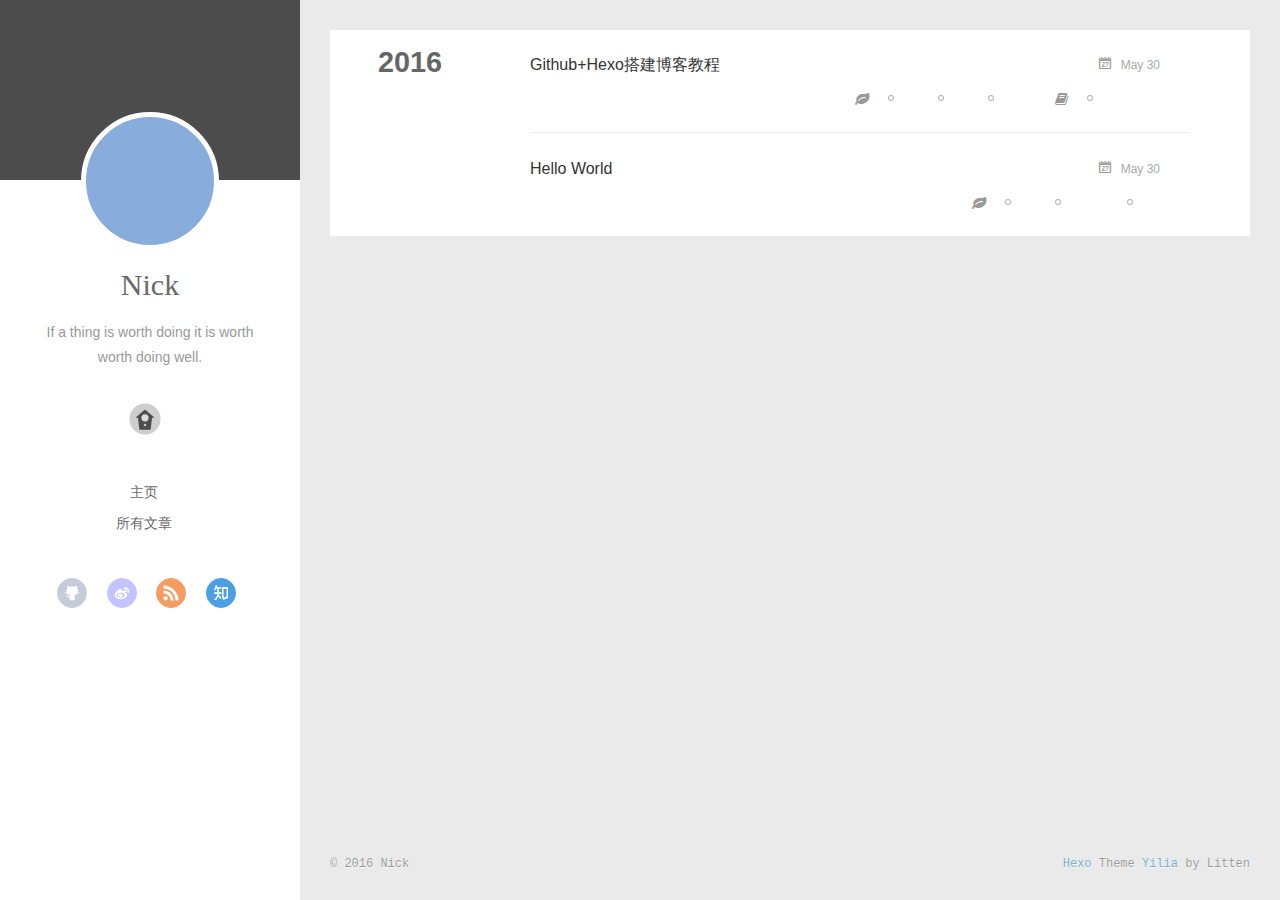
<file: tags/Mac/index.html>
<!DOCTYPE html>
<html>
<head>
  <meta charset="utf-8">
  
  <meta http-equiv="X-UA-Compatible" content="IE=edge" >
  <title>Tag: Mac | Liuchang&#39;s Blog</title>
  <meta name="viewport" content="width=device-width, initial-scale=1, maximum-scale=1">
  <meta name="description">
<meta property="og:type" content="website">
<meta property="og:title" content="Liuchang's Blog">
<meta property="og:url" content="http://yoursite.com/tags/Mac/index.html">
<meta property="og:site_name" content="Liuchang's Blog">
<meta property="og:description">
<meta name="twitter:card" content="summary">
<meta name="twitter:title" content="Liuchang's Blog">
<meta name="twitter:description">
  
    <link rel="alternative" href="/atom.xml" title="Liuchang&#39;s Blog" type="application/atom+xml">
  
  
    <link rel="icon" href="/favicon.png">
  
  <link rel="stylesheet" href="/css/style.css">
</head>

<body>
  <div id="container">
    <div class="left-col">
    <div class="overlay"></div>
<div class="intrude-less">
	<header id="header" class="inner">
		<a href="/" class="profilepic">
			
			<img lazy-src="http://a3.qpic.cn/psb?/a2d72010-f5d9-469a-b954-3b3ec960fdde/jpuw2d5Vd7wFzY2Bw*2vBC7V3RCrlx*snsqV.kUImik!/b/dAcBAAAAAAAA&amp;bo=yADIAAAAAAAFByQ!&amp;rf=viewer_4" class="js-avatar">
			
		</a>

		<hgroup>
		  <h1 class="header-author"><a href="/">Nick</a></h1>
		</hgroup>

		
		<p class="header-subtitle">If a thing is worth doing it is worth worth doing well.</p>
		

		
			<div class="switch-btn">
				<div class="icon">
					<div class="icon-ctn">
						<div class="icon-wrap icon-house" data-idx="0">
							<div class="birdhouse"></div>
							<div class="birdhouse_holes"></div>
						</div>
						<div class="icon-wrap icon-ribbon hide" data-idx="1">
							<div class="ribbon"></div>
						</div>
						
						<div class="icon-wrap icon-link hide" data-idx="2">
							<div class="loopback_l"></div>
							<div class="loopback_r"></div>
						</div>
						
						
						<div class="icon-wrap icon-me hide" data-idx="3">
							<div class="user"></div>
							<div class="shoulder"></div>
						</div>
						
					</div>
					
				</div>
				<div class="tips-box hide">
					<div class="tips-arrow"></div>
					<ul class="tips-inner">
						<li>Menu</li>
						<li>Tags</li>
						
						<li>Links</li>
						
						
						<li>Über</li>
						
					</ul>
				</div>
			</div>
		

		<div class="switch-area">
			<div class="switch-wrap">
				<section class="switch-part switch-part1">
					<nav class="header-menu">
						<ul>
						
							<li><a href="/">主页</a></li>
				        
							<li><a href="/archives">所有文章</a></li>
				        
						</ul>
					</nav>
					<nav class="header-nav">
						<div class="social">
							
								<a class="github" target="_blank" href="https://github.com/ethan-bee" title="github">github</a>
					        
								<a class="weibo" target="_blank" href="http://weibo.com/208181548" title="weibo">weibo</a>
					        
								<a class="rss" target="_blank" href="#" title="rss">rss</a>
					        
								<a class="zhihu" target="_blank" href="#" title="zhihu">zhihu</a>
					        
						</div>
					</nav>
				</section>
				
				
				<section class="switch-part switch-part2">
					<div class="widget tagcloud" id="js-tagcloud">
						<a href="/tags/Mac/" style="font-size: 20px;">Mac</a> <a href="/tags/git/" style="font-size: 10px;">git</a> <a href="/tags/hexo/" style="font-size: 10px;">hexo</a> <a href="/tags/快捷方式/" style="font-size: 10px;">快捷方式</a> <a href="/tags/效率/" style="font-size: 10px;">效率</a>
					</div>
				</section>
				
				
				
				<section class="switch-part switch-part3">
					<div id="js-friends">
					
			          <a target="_blank" class="main-nav-link switch-friends-link" href="http://localhost:4000/">奥巴马的博客</a>
			        
			          <a target="_blank" class="main-nav-link switch-friends-link" href="http://localhost:4000/">卡卡的美丽传说</a>
			        
			          <a target="_blank" class="main-nav-link switch-friends-link" href="http://localhost:4000/">本泽马的博客</a>
			        
			          <a target="_blank" class="main-nav-link switch-friends-link" href="http://localhost:4000/">吉格斯的博客</a>
			        
			          <a target="_blank" class="main-nav-link switch-friends-link" href="http://localhost:4000/">习大大大不同</a>
			        
			          <a target="_blank" class="main-nav-link switch-friends-link" href="http://localhost:4000/">托蒂的博客</a>
			        
			        </div>
				</section>
				

				
				
				<section class="switch-part switch-part4">
				
					<div id="js-aboutme">我是谁，我从哪里来，我到哪里去？我就是我，是颜色不一样的吃货…</div>
				</section>
				
			</div>
		</div>
	</header>				
</div>

    </div>
    <div class="mid-col">
      <nav id="mobile-nav">
  	<div class="overlay">
  		<div class="slider-trigger"></div>
  		<h1 class="header-author js-mobile-header hide">Nick</h1>
  	</div>
	<div class="intrude-less">
		<header id="header" class="inner">
			<div class="profilepic">
			
				<img lazy-src="http://a3.qpic.cn/psb?/a2d72010-f5d9-469a-b954-3b3ec960fdde/jpuw2d5Vd7wFzY2Bw*2vBC7V3RCrlx*snsqV.kUImik!/b/dAcBAAAAAAAA&amp;bo=yADIAAAAAAAFByQ!&amp;rf=viewer_4" class="js-avatar">
			
			</div>
			<hgroup>
			  <h1 class="header-author">Nick</h1>
			</hgroup>
			
			<p class="header-subtitle">If a thing is worth doing it is worth worth doing well.</p>
			
			<nav class="header-menu">
				<ul>
				
					<li><a href="/">主页</a></li>
		        
					<li><a href="/archives">所有文章</a></li>
		        
		        <div class="clearfix"></div>
				</ul>
			</nav>
			<nav class="header-nav">
				<div class="social">
					
						<a class="github" target="_blank" href="https://github.com/ethan-bee" title="github">github</a>
			        
						<a class="weibo" target="_blank" href="http://weibo.com/208181548" title="weibo">weibo</a>
			        
						<a class="rss" target="_blank" href="#" title="rss">rss</a>
			        
						<a class="zhihu" target="_blank" href="#" title="zhihu">zhihu</a>
			        
				</div>
			</nav>
		</header>				
	</div>
</nav>

      <div class="body-wrap">
  
  
    
    
      
      
      <section class="archives-wrap">
        <div class="archive-year-wrap">
          <a href="/archives/2016" class="archive-year">2016</a>
        </div>
        <div class="archives">
    
    <article class="archive-article archive-type-post">
  <div class="archive-article-inner">
    <header class="archive-article-header">
      	<div class="article-meta">
	      	<a href="/2016/05/30/第一篇博客/" class="archive-article-date">
  	<time datetime="2016-05-30T14:24:42.000Z" itemprop="datePublished">May 30</time>
</a>
        </div>
    	 
  
    <h1 itemprop="name">
      <a class="archive-article-title" href="/2016/05/30/第一篇博客/">Github+Hexo搭建博客教程</a>
    </h1>
  

        <div class="article-info info-on-right">
          
	<div class="article-tag tagcloud">
		<ul class="article-tag-list"><li class="article-tag-list-item"><a class="article-tag-list-link" href="/tags/Mac/">Mac</a></li><li class="article-tag-list-item"><a class="article-tag-list-link" href="/tags/git/">git</a></li><li class="article-tag-list-item"><a class="article-tag-list-link" href="/tags/hexo/">hexo</a></li></ul>
	</div>

          
	<div class="article-category tagcloud">
	<a class="article-category-link" href="/categories/technology/">technology</a>
	</div>


        </div>
        <div class="clearfix"></div>
    </header>
  </div>
</article>
  
    
    
    <article class="archive-article archive-type-post">
  <div class="archive-article-inner">
    <header class="archive-article-header">
      	<div class="article-meta">
	      	<a href="/2016/05/30/hello-world/" class="archive-article-date">
  	<time datetime="2016-05-30T13:48:18.000Z" itemprop="datePublished">May 30</time>
</a>
        </div>
    	 
  
    <h1 itemprop="name">
      <a class="archive-article-title" href="/2016/05/30/hello-world/">Hello World</a>
    </h1>
  

        <div class="article-info info-on-right">
          
	<div class="article-tag tagcloud">
		<ul class="article-tag-list"><li class="article-tag-list-item"><a class="article-tag-list-link" href="/tags/Mac/">Mac</a></li><li class="article-tag-list-item"><a class="article-tag-list-link" href="/tags/快捷方式/">快捷方式</a></li><li class="article-tag-list-item"><a class="article-tag-list-link" href="/tags/效率/">效率</a></li></ul>
	</div>

          

        </div>
        <div class="clearfix"></div>
    </header>
  </div>
</article>
  
  
    </div></section>
  

    

</div>
      <footer id="footer">
  <div class="outer">
    <div id="footer-info">
    	<div class="footer-left">
    		&copy; 2016 Nick
    	</div>
      	<div class="footer-right">
      		<a href="http://hexo.io/" target="_blank">Hexo</a>  Theme <a href="https://github.com/litten/hexo-theme-yilia" target="_blank">Yilia</a> by Litten
      	</div>
    </div>
  </div>
</footer>
    </div>
    
  <link rel="stylesheet" href="/fancybox/jquery.fancybox.css">


<script>
	var yiliaConfig = {
		fancybox: true,
		mathjax: true,
		animate: true,
		isHome: false,
		isPost: false,
		isArchive: false,
		isTag: true,
		isCategory: false,
		open_in_new: false
	}
</script>
<script src="http://7.url.cn/edu/jslib/comb/require-2.1.6,jquery-1.9.1.min.js"></script>
<script src="/js/main.js"></script>






<script type="text/x-mathjax-config">
MathJax.Hub.Config({
    tex2jax: {
        inlineMath: [ ['$','$'], ["\\(","\\)"]  ],
        processEscapes: true,
        skipTags: ['script', 'noscript', 'style', 'textarea', 'pre', 'code']
    }
});

MathJax.Hub.Queue(function() {
    var all = MathJax.Hub.getAllJax(), i;
    for(i=0; i < all.length; i += 1) {
        all[i].SourceElement().parentNode.className += ' has-jax';                 
    }       
});
</script>

<script type="text/javascript" src="http://cdn.mathjax.org/mathjax/latest/MathJax.js?config=TeX-AMS-MML_HTMLorMML">
</script>


  </div>
</body>
</html>
</file>
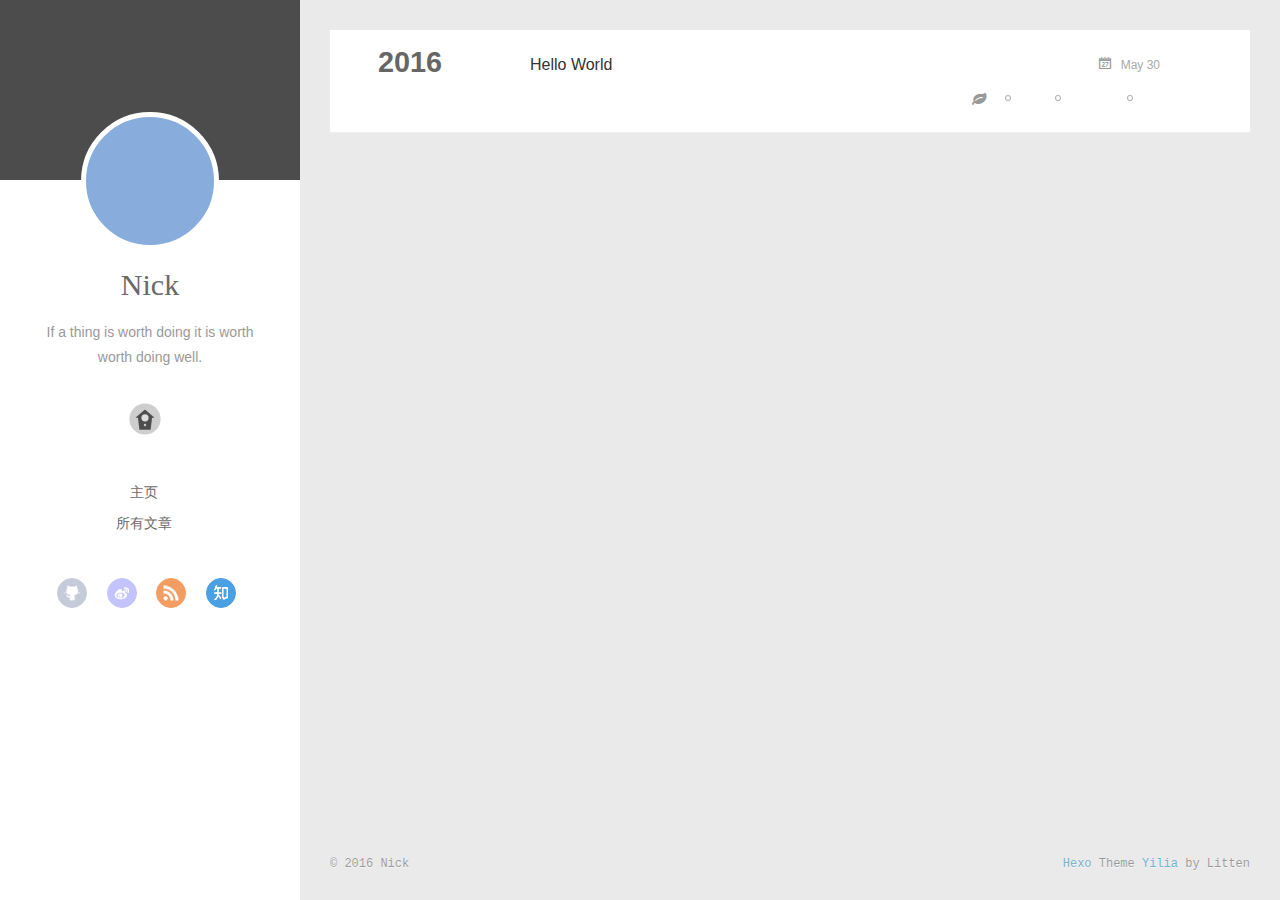
<file: tags/快捷方式/index.html>
<!DOCTYPE html>
<html>
<head>
  <meta charset="utf-8">
  
  <meta http-equiv="X-UA-Compatible" content="IE=edge" >
  <title>Tag: 快捷方式 | Liuchang&#39;s Blog</title>
  <meta name="viewport" content="width=device-width, initial-scale=1, maximum-scale=1">
  <meta name="description">
<meta property="og:type" content="website">
<meta property="og:title" content="Liuchang's Blog">
<meta property="og:url" content="http://yoursite.com/tags/快捷方式/index.html">
<meta property="og:site_name" content="Liuchang's Blog">
<meta property="og:description">
<meta name="twitter:card" content="summary">
<meta name="twitter:title" content="Liuchang's Blog">
<meta name="twitter:description">
  
    <link rel="alternative" href="/atom.xml" title="Liuchang&#39;s Blog" type="application/atom+xml">
  
  
    <link rel="icon" href="/favicon.png">
  
  <link rel="stylesheet" href="/css/style.css">
</head>

<body>
  <div id="container">
    <div class="left-col">
    <div class="overlay"></div>
<div class="intrude-less">
	<header id="header" class="inner">
		<a href="/" class="profilepic">
			
			<img lazy-src="http://a3.qpic.cn/psb?/a2d72010-f5d9-469a-b954-3b3ec960fdde/jpuw2d5Vd7wFzY2Bw*2vBC7V3RCrlx*snsqV.kUImik!/b/dAcBAAAAAAAA&amp;bo=yADIAAAAAAAFByQ!&amp;rf=viewer_4" class="js-avatar">
			
		</a>

		<hgroup>
		  <h1 class="header-author"><a href="/">Nick</a></h1>
		</hgroup>

		
		<p class="header-subtitle">If a thing is worth doing it is worth worth doing well.</p>
		

		
			<div class="switch-btn">
				<div class="icon">
					<div class="icon-ctn">
						<div class="icon-wrap icon-house" data-idx="0">
							<div class="birdhouse"></div>
							<div class="birdhouse_holes"></div>
						</div>
						<div class="icon-wrap icon-ribbon hide" data-idx="1">
							<div class="ribbon"></div>
						</div>
						
						<div class="icon-wrap icon-link hide" data-idx="2">
							<div class="loopback_l"></div>
							<div class="loopback_r"></div>
						</div>
						
						
						<div class="icon-wrap icon-me hide" data-idx="3">
							<div class="user"></div>
							<div class="shoulder"></div>
						</div>
						
					</div>
					
				</div>
				<div class="tips-box hide">
					<div class="tips-arrow"></div>
					<ul class="tips-inner">
						<li>Menu</li>
						<li>Tags</li>
						
						<li>Links</li>
						
						
						<li>Über</li>
						
					</ul>
				</div>
			</div>
		

		<div class="switch-area">
			<div class="switch-wrap">
				<section class="switch-part switch-part1">
					<nav class="header-menu">
						<ul>
						
							<li><a href="/">主页</a></li>
				        
							<li><a href="/archives">所有文章</a></li>
				        
						</ul>
					</nav>
					<nav class="header-nav">
						<div class="social">
							
								<a class="github" target="_blank" href="https://github.com/ethan-bee" title="github">github</a>
					        
								<a class="weibo" target="_blank" href="http://weibo.com/208181548" title="weibo">weibo</a>
					        
								<a class="rss" target="_blank" href="#" title="rss">rss</a>
					        
								<a class="zhihu" target="_blank" href="#" title="zhihu">zhihu</a>
					        
						</div>
					</nav>
				</section>
				
				
				<section class="switch-part switch-part2">
					<div class="widget tagcloud" id="js-tagcloud">
						<a href="/tags/Mac/" style="font-size: 20px;">Mac</a> <a href="/tags/git/" style="font-size: 10px;">git</a> <a href="/tags/hexo/" style="font-size: 10px;">hexo</a> <a href="/tags/快捷方式/" style="font-size: 10px;">快捷方式</a> <a href="/tags/效率/" style="font-size: 10px;">效率</a>
					</div>
				</section>
				
				
				
				<section class="switch-part switch-part3">
					<div id="js-friends">
					
			          <a target="_blank" class="main-nav-link switch-friends-link" href="http://localhost:4000/">奥巴马的博客</a>
			        
			          <a target="_blank" class="main-nav-link switch-friends-link" href="http://localhost:4000/">卡卡的美丽传说</a>
			        
			          <a target="_blank" class="main-nav-link switch-friends-link" href="http://localhost:4000/">本泽马的博客</a>
			        
			          <a target="_blank" class="main-nav-link switch-friends-link" href="http://localhost:4000/">吉格斯的博客</a>
			        
			          <a target="_blank" class="main-nav-link switch-friends-link" href="http://localhost:4000/">习大大大不同</a>
			        
			          <a target="_blank" class="main-nav-link switch-friends-link" href="http://localhost:4000/">托蒂的博客</a>
			        
			        </div>
				</section>
				

				
				
				<section class="switch-part switch-part4">
				
					<div id="js-aboutme">我是谁，我从哪里来，我到哪里去？我就是我，是颜色不一样的吃货…</div>
				</section>
				
			</div>
		</div>
	</header>				
</div>

    </div>
    <div class="mid-col">
      <nav id="mobile-nav">
  	<div class="overlay">
  		<div class="slider-trigger"></div>
  		<h1 class="header-author js-mobile-header hide">Nick</h1>
  	</div>
	<div class="intrude-less">
		<header id="header" class="inner">
			<div class="profilepic">
			
				<img lazy-src="http://a3.qpic.cn/psb?/a2d72010-f5d9-469a-b954-3b3ec960fdde/jpuw2d5Vd7wFzY2Bw*2vBC7V3RCrlx*snsqV.kUImik!/b/dAcBAAAAAAAA&amp;bo=yADIAAAAAAAFByQ!&amp;rf=viewer_4" class="js-avatar">
			
			</div>
			<hgroup>
			  <h1 class="header-author">Nick</h1>
			</hgroup>
			
			<p class="header-subtitle">If a thing is worth doing it is worth worth doing well.</p>
			
			<nav class="header-menu">
				<ul>
				
					<li><a href="/">主页</a></li>
		        
					<li><a href="/archives">所有文章</a></li>
		        
		        <div class="clearfix"></div>
				</ul>
			</nav>
			<nav class="header-nav">
				<div class="social">
					
						<a class="github" target="_blank" href="https://github.com/ethan-bee" title="github">github</a>
			        
						<a class="weibo" target="_blank" href="http://weibo.com/208181548" title="weibo">weibo</a>
			        
						<a class="rss" target="_blank" href="#" title="rss">rss</a>
			        
						<a class="zhihu" target="_blank" href="#" title="zhihu">zhihu</a>
			        
				</div>
			</nav>
		</header>				
	</div>
</nav>

      <div class="body-wrap">
  
  
    
    
      
      
      <section class="archives-wrap">
        <div class="archive-year-wrap">
          <a href="/archives/2016" class="archive-year">2016</a>
        </div>
        <div class="archives">
    
    <article class="archive-article archive-type-post">
  <div class="archive-article-inner">
    <header class="archive-article-header">
      	<div class="article-meta">
	      	<a href="/2016/05/30/hello-world/" class="archive-article-date">
  	<time datetime="2016-05-30T13:48:18.000Z" itemprop="datePublished">May 30</time>
</a>
        </div>
    	 
  
    <h1 itemprop="name">
      <a class="archive-article-title" href="/2016/05/30/hello-world/">Hello World</a>
    </h1>
  

        <div class="article-info info-on-right">
          
	<div class="article-tag tagcloud">
		<ul class="article-tag-list"><li class="article-tag-list-item"><a class="article-tag-list-link" href="/tags/Mac/">Mac</a></li><li class="article-tag-list-item"><a class="article-tag-list-link" href="/tags/快捷方式/">快捷方式</a></li><li class="article-tag-list-item"><a class="article-tag-list-link" href="/tags/效率/">效率</a></li></ul>
	</div>

          

        </div>
        <div class="clearfix"></div>
    </header>
  </div>
</article>
  
  
    </div></section>
  

    

</div>
      <footer id="footer">
  <div class="outer">
    <div id="footer-info">
    	<div class="footer-left">
    		&copy; 2016 Nick
    	</div>
      	<div class="footer-right">
      		<a href="http://hexo.io/" target="_blank">Hexo</a>  Theme <a href="https://github.com/litten/hexo-theme-yilia" target="_blank">Yilia</a> by Litten
      	</div>
    </div>
  </div>
</footer>
    </div>
    
  <link rel="stylesheet" href="/fancybox/jquery.fancybox.css">


<script>
	var yiliaConfig = {
		fancybox: true,
		mathjax: true,
		animate: true,
		isHome: false,
		isPost: false,
		isArchive: false,
		isTag: true,
		isCategory: false,
		open_in_new: false
	}
</script>
<script src="http://7.url.cn/edu/jslib/comb/require-2.1.6,jquery-1.9.1.min.js"></script>
<script src="/js/main.js"></script>






<script type="text/x-mathjax-config">
MathJax.Hub.Config({
    tex2jax: {
        inlineMath: [ ['$','$'], ["\\(","\\)"]  ],
        processEscapes: true,
        skipTags: ['script', 'noscript', 'style', 'textarea', 'pre', 'code']
    }
});

MathJax.Hub.Queue(function() {
    var all = MathJax.Hub.getAllJax(), i;
    for(i=0; i < all.length; i += 1) {
        all[i].SourceElement().parentNode.className += ' has-jax';                 
    }       
});
</script>

<script type="text/javascript" src="http://cdn.mathjax.org/mathjax/latest/MathJax.js?config=TeX-AMS-MML_HTMLorMML">
</script>


  </div>
</body>
</html>
</file>
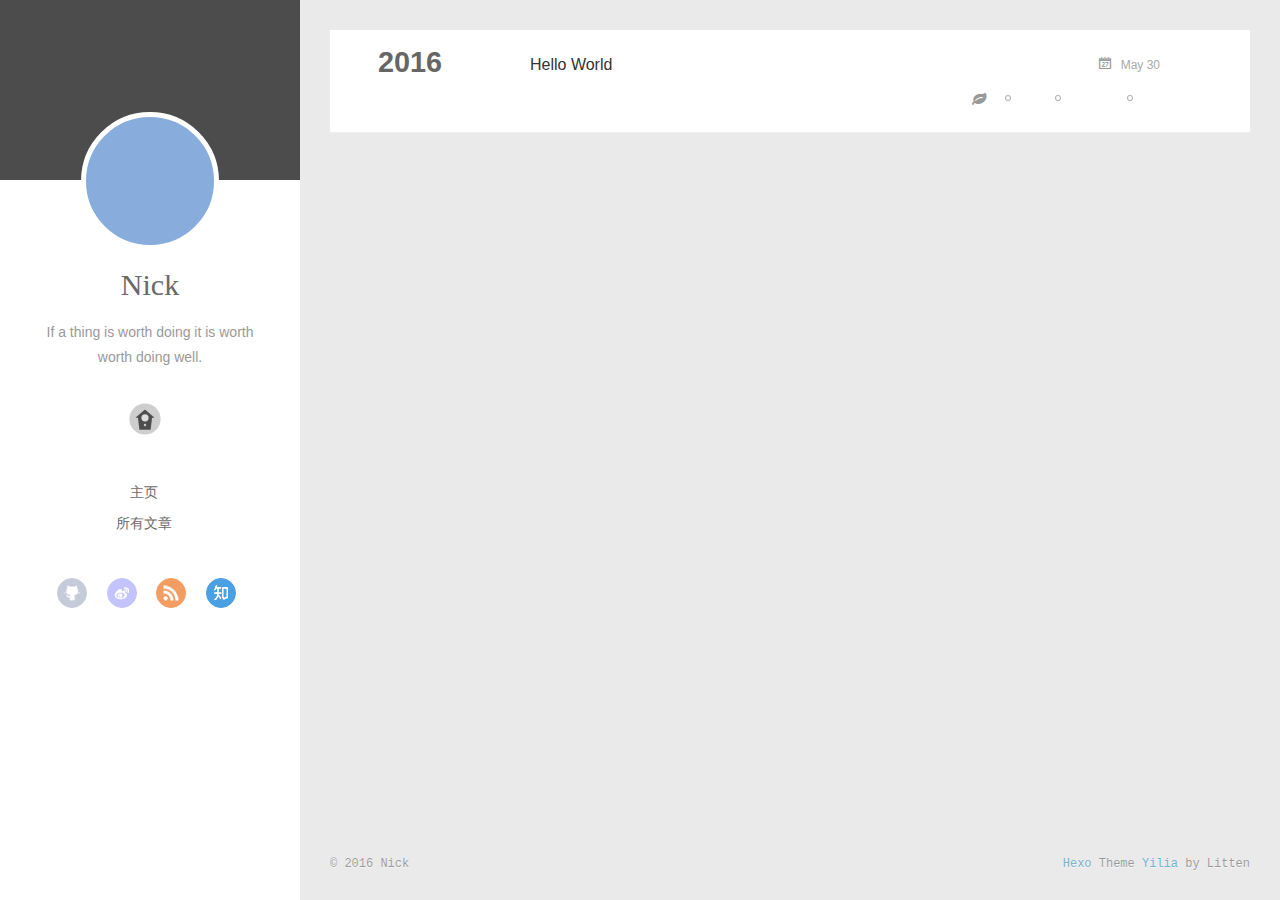
<file: tags/效率/index.html>
<!DOCTYPE html>
<html>
<head>
  <meta charset="utf-8">
  
  <meta http-equiv="X-UA-Compatible" content="IE=edge" >
  <title>Tag: 效率 | Liuchang&#39;s Blog</title>
  <meta name="viewport" content="width=device-width, initial-scale=1, maximum-scale=1">
  <meta name="description">
<meta property="og:type" content="website">
<meta property="og:title" content="Liuchang's Blog">
<meta property="og:url" content="http://yoursite.com/tags/效率/index.html">
<meta property="og:site_name" content="Liuchang's Blog">
<meta property="og:description">
<meta name="twitter:card" content="summary">
<meta name="twitter:title" content="Liuchang's Blog">
<meta name="twitter:description">
  
    <link rel="alternative" href="/atom.xml" title="Liuchang&#39;s Blog" type="application/atom+xml">
  
  
    <link rel="icon" href="/favicon.png">
  
  <link rel="stylesheet" href="/css/style.css">
</head>

<body>
  <div id="container">
    <div class="left-col">
    <div class="overlay"></div>
<div class="intrude-less">
	<header id="header" class="inner">
		<a href="/" class="profilepic">
			
			<img lazy-src="http://a3.qpic.cn/psb?/a2d72010-f5d9-469a-b954-3b3ec960fdde/jpuw2d5Vd7wFzY2Bw*2vBC7V3RCrlx*snsqV.kUImik!/b/dAcBAAAAAAAA&amp;bo=yADIAAAAAAAFByQ!&amp;rf=viewer_4" class="js-avatar">
			
		</a>

		<hgroup>
		  <h1 class="header-author"><a href="/">Nick</a></h1>
		</hgroup>

		
		<p class="header-subtitle">If a thing is worth doing it is worth worth doing well.</p>
		

		
			<div class="switch-btn">
				<div class="icon">
					<div class="icon-ctn">
						<div class="icon-wrap icon-house" data-idx="0">
							<div class="birdhouse"></div>
							<div class="birdhouse_holes"></div>
						</div>
						<div class="icon-wrap icon-ribbon hide" data-idx="1">
							<div class="ribbon"></div>
						</div>
						
						<div class="icon-wrap icon-link hide" data-idx="2">
							<div class="loopback_l"></div>
							<div class="loopback_r"></div>
						</div>
						
						
						<div class="icon-wrap icon-me hide" data-idx="3">
							<div class="user"></div>
							<div class="shoulder"></div>
						</div>
						
					</div>
					
				</div>
				<div class="tips-box hide">
					<div class="tips-arrow"></div>
					<ul class="tips-inner">
						<li>Menu</li>
						<li>Tags</li>
						
						<li>Links</li>
						
						
						<li>Über</li>
						
					</ul>
				</div>
			</div>
		

		<div class="switch-area">
			<div class="switch-wrap">
				<section class="switch-part switch-part1">
					<nav class="header-menu">
						<ul>
						
							<li><a href="/">主页</a></li>
				        
							<li><a href="/archives">所有文章</a></li>
				        
						</ul>
					</nav>
					<nav class="header-nav">
						<div class="social">
							
								<a class="github" target="_blank" href="https://github.com/ethan-bee" title="github">github</a>
					        
								<a class="weibo" target="_blank" href="http://weibo.com/208181548" title="weibo">weibo</a>
					        
								<a class="rss" target="_blank" href="#" title="rss">rss</a>
					        
								<a class="zhihu" target="_blank" href="#" title="zhihu">zhihu</a>
					        
						</div>
					</nav>
				</section>
				
				
				<section class="switch-part switch-part2">
					<div class="widget tagcloud" id="js-tagcloud">
						<a href="/tags/Mac/" style="font-size: 20px;">Mac</a> <a href="/tags/git/" style="font-size: 10px;">git</a> <a href="/tags/hexo/" style="font-size: 10px;">hexo</a> <a href="/tags/快捷方式/" style="font-size: 10px;">快捷方式</a> <a href="/tags/效率/" style="font-size: 10px;">效率</a>
					</div>
				</section>
				
				
				
				<section class="switch-part switch-part3">
					<div id="js-friends">
					
			          <a target="_blank" class="main-nav-link switch-friends-link" href="http://localhost:4000/">奥巴马的博客</a>
			        
			          <a target="_blank" class="main-nav-link switch-friends-link" href="http://localhost:4000/">卡卡的美丽传说</a>
			        
			          <a target="_blank" class="main-nav-link switch-friends-link" href="http://localhost:4000/">本泽马的博客</a>
			        
			          <a target="_blank" class="main-nav-link switch-friends-link" href="http://localhost:4000/">吉格斯的博客</a>
			        
			          <a target="_blank" class="main-nav-link switch-friends-link" href="http://localhost:4000/">习大大大不同</a>
			        
			          <a target="_blank" class="main-nav-link switch-friends-link" href="http://localhost:4000/">托蒂的博客</a>
			        
			        </div>
				</section>
				

				
				
				<section class="switch-part switch-part4">
				
					<div id="js-aboutme">我是谁，我从哪里来，我到哪里去？我就是我，是颜色不一样的吃货…</div>
				</section>
				
			</div>
		</div>
	</header>				
</div>

    </div>
    <div class="mid-col">
      <nav id="mobile-nav">
  	<div class="overlay">
  		<div class="slider-trigger"></div>
  		<h1 class="header-author js-mobile-header hide">Nick</h1>
  	</div>
	<div class="intrude-less">
		<header id="header" class="inner">
			<div class="profilepic">
			
				<img lazy-src="http://a3.qpic.cn/psb?/a2d72010-f5d9-469a-b954-3b3ec960fdde/jpuw2d5Vd7wFzY2Bw*2vBC7V3RCrlx*snsqV.kUImik!/b/dAcBAAAAAAAA&amp;bo=yADIAAAAAAAFByQ!&amp;rf=viewer_4" class="js-avatar">
			
			</div>
			<hgroup>
			  <h1 class="header-author">Nick</h1>
			</hgroup>
			
			<p class="header-subtitle">If a thing is worth doing it is worth worth doing well.</p>
			
			<nav class="header-menu">
				<ul>
				
					<li><a href="/">主页</a></li>
		        
					<li><a href="/archives">所有文章</a></li>
		        
		        <div class="clearfix"></div>
				</ul>
			</nav>
			<nav class="header-nav">
				<div class="social">
					
						<a class="github" target="_blank" href="https://github.com/ethan-bee" title="github">github</a>
			        
						<a class="weibo" target="_blank" href="http://weibo.com/208181548" title="weibo">weibo</a>
			        
						<a class="rss" target="_blank" href="#" title="rss">rss</a>
			        
						<a class="zhihu" target="_blank" href="#" title="zhihu">zhihu</a>
			        
				</div>
			</nav>
		</header>				
	</div>
</nav>

      <div class="body-wrap">
  
  
    
    
      
      
      <section class="archives-wrap">
        <div class="archive-year-wrap">
          <a href="/archives/2016" class="archive-year">2016</a>
        </div>
        <div class="archives">
    
    <article class="archive-article archive-type-post">
  <div class="archive-article-inner">
    <header class="archive-article-header">
      	<div class="article-meta">
	      	<a href="/2016/05/30/hello-world/" class="archive-article-date">
  	<time datetime="2016-05-30T13:48:18.000Z" itemprop="datePublished">May 30</time>
</a>
        </div>
    	 
  
    <h1 itemprop="name">
      <a class="archive-article-title" href="/2016/05/30/hello-world/">Hello World</a>
    </h1>
  

        <div class="article-info info-on-right">
          
	<div class="article-tag tagcloud">
		<ul class="article-tag-list"><li class="article-tag-list-item"><a class="article-tag-list-link" href="/tags/Mac/">Mac</a></li><li class="article-tag-list-item"><a class="article-tag-list-link" href="/tags/快捷方式/">快捷方式</a></li><li class="article-tag-list-item"><a class="article-tag-list-link" href="/tags/效率/">效率</a></li></ul>
	</div>

          

        </div>
        <div class="clearfix"></div>
    </header>
  </div>
</article>
  
  
    </div></section>
  

    

</div>
      <footer id="footer">
  <div class="outer">
    <div id="footer-info">
    	<div class="footer-left">
    		&copy; 2016 Nick
    	</div>
      	<div class="footer-right">
      		<a href="http://hexo.io/" target="_blank">Hexo</a>  Theme <a href="https://github.com/litten/hexo-theme-yilia" target="_blank">Yilia</a> by Litten
      	</div>
    </div>
  </div>
</footer>
    </div>
    
  <link rel="stylesheet" href="/fancybox/jquery.fancybox.css">


<script>
	var yiliaConfig = {
		fancybox: true,
		mathjax: true,
		animate: true,
		isHome: false,
		isPost: false,
		isArchive: false,
		isTag: true,
		isCategory: false,
		open_in_new: false
	}
</script>
<script src="http://7.url.cn/edu/jslib/comb/require-2.1.6,jquery-1.9.1.min.js"></script>
<script src="/js/main.js"></script>






<script type="text/x-mathjax-config">
MathJax.Hub.Config({
    tex2jax: {
        inlineMath: [ ['$','$'], ["\\(","\\)"]  ],
        processEscapes: true,
        skipTags: ['script', 'noscript', 'style', 'textarea', 'pre', 'code']
    }
});

MathJax.Hub.Queue(function() {
    var all = MathJax.Hub.getAllJax(), i;
    for(i=0; i < all.length; i += 1) {
        all[i].SourceElement().parentNode.className += ' has-jax';                 
    }       
});
</script>

<script type="text/javascript" src="http://cdn.mathjax.org/mathjax/latest/MathJax.js?config=TeX-AMS-MML_HTMLorMML">
</script>


  </div>
</body>
</html>
</file>
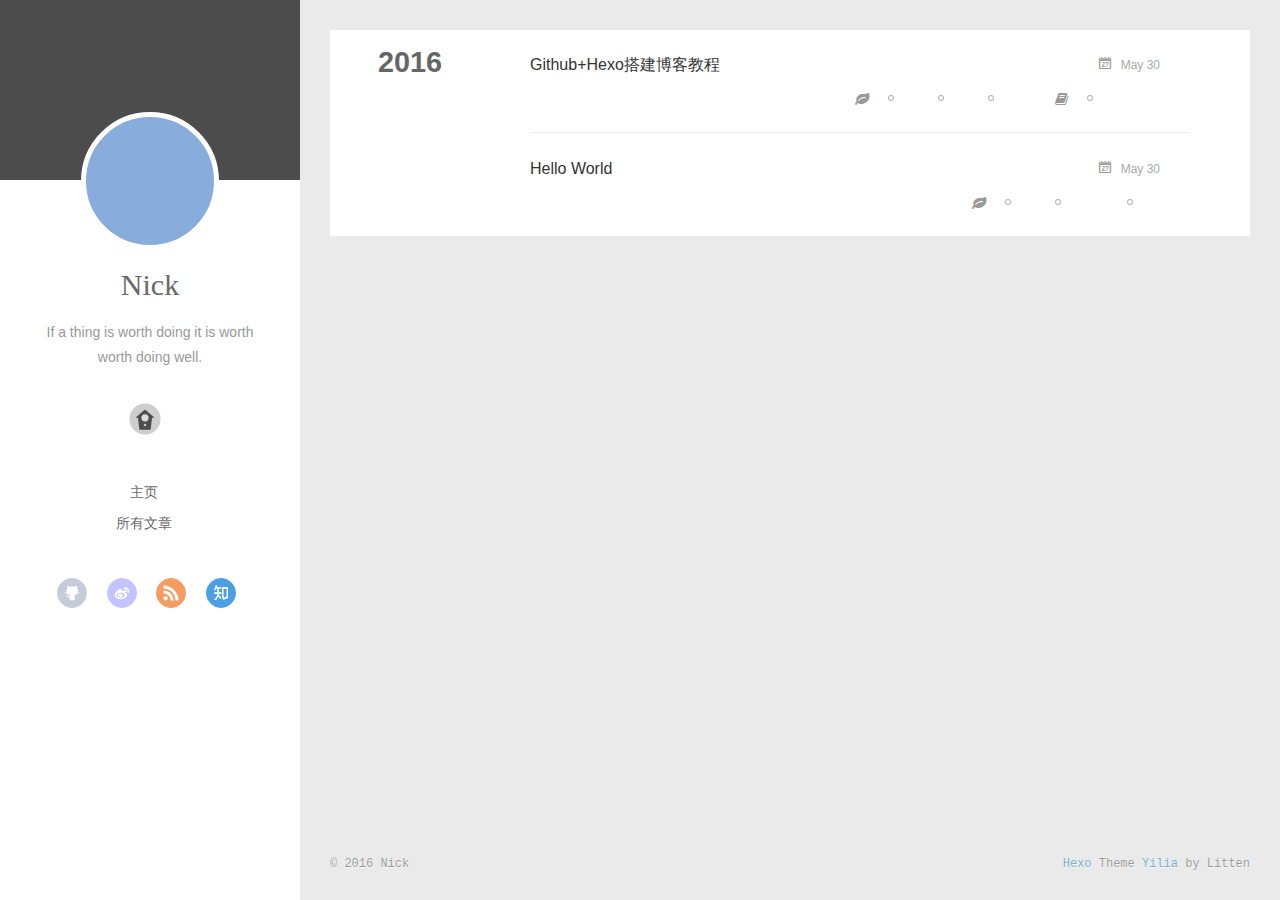
<file: archives/2016/05/index.html>
<!DOCTYPE html>
<html>
<head>
  <meta charset="utf-8">
  
  <meta http-equiv="X-UA-Compatible" content="IE=edge" >
  <title>Archives: 2016/5 | Liuchang&#39;s Blog</title>
  <meta name="viewport" content="width=device-width, initial-scale=1, maximum-scale=1">
  <meta name="description">
<meta property="og:type" content="website">
<meta property="og:title" content="Liuchang's Blog">
<meta property="og:url" content="http://yoursite.com/archives/2016/05/index.html">
<meta property="og:site_name" content="Liuchang's Blog">
<meta property="og:description">
<meta name="twitter:card" content="summary">
<meta name="twitter:title" content="Liuchang's Blog">
<meta name="twitter:description">
  
    <link rel="alternative" href="/atom.xml" title="Liuchang&#39;s Blog" type="application/atom+xml">
  
  
    <link rel="icon" href="/favicon.png">
  
  <link rel="stylesheet" href="/css/style.css">
</head>

<body>
  <div id="container">
    <div class="left-col">
    <div class="overlay"></div>
<div class="intrude-less">
	<header id="header" class="inner">
		<a href="/" class="profilepic">
			
			<img lazy-src="http://a3.qpic.cn/psb?/a2d72010-f5d9-469a-b954-3b3ec960fdde/jpuw2d5Vd7wFzY2Bw*2vBC7V3RCrlx*snsqV.kUImik!/b/dAcBAAAAAAAA&amp;bo=yADIAAAAAAAFByQ!&amp;rf=viewer_4" class="js-avatar">
			
		</a>

		<hgroup>
		  <h1 class="header-author"><a href="/">Nick</a></h1>
		</hgroup>

		
		<p class="header-subtitle">If a thing is worth doing it is worth worth doing well.</p>
		

		
			<div class="switch-btn">
				<div class="icon">
					<div class="icon-ctn">
						<div class="icon-wrap icon-house" data-idx="0">
							<div class="birdhouse"></div>
							<div class="birdhouse_holes"></div>
						</div>
						<div class="icon-wrap icon-ribbon hide" data-idx="1">
							<div class="ribbon"></div>
						</div>
						
						<div class="icon-wrap icon-link hide" data-idx="2">
							<div class="loopback_l"></div>
							<div class="loopback_r"></div>
						</div>
						
						
						<div class="icon-wrap icon-me hide" data-idx="3">
							<div class="user"></div>
							<div class="shoulder"></div>
						</div>
						
					</div>
					
				</div>
				<div class="tips-box hide">
					<div class="tips-arrow"></div>
					<ul class="tips-inner">
						<li>Menu</li>
						<li>Tags</li>
						
						<li>Links</li>
						
						
						<li>Über</li>
						
					</ul>
				</div>
			</div>
		

		<div class="switch-area">
			<div class="switch-wrap">
				<section class="switch-part switch-part1">
					<nav class="header-menu">
						<ul>
						
							<li><a href="/">主页</a></li>
				        
							<li><a href="/archives">所有文章</a></li>
				        
						</ul>
					</nav>
					<nav class="header-nav">
						<div class="social">
							
								<a class="github" target="_blank" href="https://github.com/ethan-bee" title="github">github</a>
					        
								<a class="weibo" target="_blank" href="http://weibo.com/208181548" title="weibo">weibo</a>
					        
								<a class="rss" target="_blank" href="#" title="rss">rss</a>
					        
								<a class="zhihu" target="_blank" href="#" title="zhihu">zhihu</a>
					        
						</div>
					</nav>
				</section>
				
				
				<section class="switch-part switch-part2">
					<div class="widget tagcloud" id="js-tagcloud">
						<a href="/tags/Mac/" style="font-size: 20px;">Mac</a> <a href="/tags/git/" style="font-size: 10px;">git</a> <a href="/tags/hexo/" style="font-size: 10px;">hexo</a> <a href="/tags/快捷方式/" style="font-size: 10px;">快捷方式</a> <a href="/tags/效率/" style="font-size: 10px;">效率</a>
					</div>
				</section>
				
				
				
				<section class="switch-part switch-part3">
					<div id="js-friends">
					
			          <a target="_blank" class="main-nav-link switch-friends-link" href="http://localhost:4000/">奥巴马的博客</a>
			        
			          <a target="_blank" class="main-nav-link switch-friends-link" href="http://localhost:4000/">卡卡的美丽传说</a>
			        
			          <a target="_blank" class="main-nav-link switch-friends-link" href="http://localhost:4000/">本泽马的博客</a>
			        
			          <a target="_blank" class="main-nav-link switch-friends-link" href="http://localhost:4000/">吉格斯的博客</a>
			        
			          <a target="_blank" class="main-nav-link switch-friends-link" href="http://localhost:4000/">习大大大不同</a>
			        
			          <a target="_blank" class="main-nav-link switch-friends-link" href="http://localhost:4000/">托蒂的博客</a>
			        
			        </div>
				</section>
				

				
				
				<section class="switch-part switch-part4">
				
					<div id="js-aboutme">我是谁，我从哪里来，我到哪里去？我就是我，是颜色不一样的吃货…</div>
				</section>
				
			</div>
		</div>
	</header>				
</div>

    </div>
    <div class="mid-col">
      <nav id="mobile-nav">
  	<div class="overlay">
  		<div class="slider-trigger"></div>
  		<h1 class="header-author js-mobile-header hide">Nick</h1>
  	</div>
	<div class="intrude-less">
		<header id="header" class="inner">
			<div class="profilepic">
			
				<img lazy-src="http://a3.qpic.cn/psb?/a2d72010-f5d9-469a-b954-3b3ec960fdde/jpuw2d5Vd7wFzY2Bw*2vBC7V3RCrlx*snsqV.kUImik!/b/dAcBAAAAAAAA&amp;bo=yADIAAAAAAAFByQ!&amp;rf=viewer_4" class="js-avatar">
			
			</div>
			<hgroup>
			  <h1 class="header-author">Nick</h1>
			</hgroup>
			
			<p class="header-subtitle">If a thing is worth doing it is worth worth doing well.</p>
			
			<nav class="header-menu">
				<ul>
				
					<li><a href="/">主页</a></li>
		        
					<li><a href="/archives">所有文章</a></li>
		        
		        <div class="clearfix"></div>
				</ul>
			</nav>
			<nav class="header-nav">
				<div class="social">
					
						<a class="github" target="_blank" href="https://github.com/ethan-bee" title="github">github</a>
			        
						<a class="weibo" target="_blank" href="http://weibo.com/208181548" title="weibo">weibo</a>
			        
						<a class="rss" target="_blank" href="#" title="rss">rss</a>
			        
						<a class="zhihu" target="_blank" href="#" title="zhihu">zhihu</a>
			        
				</div>
			</nav>
		</header>				
	</div>
</nav>

      <div class="body-wrap">
  
  
    
    
      
      
      <section class="archives-wrap">
        <div class="archive-year-wrap">
          <a href="/archives/2016" class="archive-year">2016</a>
        </div>
        <div class="archives">
    
    <article class="archive-article archive-type-post">
  <div class="archive-article-inner">
    <header class="archive-article-header">
      	<div class="article-meta">
	      	<a href="/2016/05/30/第一篇博客/" class="archive-article-date">
  	<time datetime="2016-05-30T14:24:42.000Z" itemprop="datePublished">May 30</time>
</a>
        </div>
    	 
  
    <h1 itemprop="name">
      <a class="archive-article-title" href="/2016/05/30/第一篇博客/">Github+Hexo搭建博客教程</a>
    </h1>
  

        <div class="article-info info-on-right">
          
	<div class="article-tag tagcloud">
		<ul class="article-tag-list"><li class="article-tag-list-item"><a class="article-tag-list-link" href="/tags/Mac/">Mac</a></li><li class="article-tag-list-item"><a class="article-tag-list-link" href="/tags/git/">git</a></li><li class="article-tag-list-item"><a class="article-tag-list-link" href="/tags/hexo/">hexo</a></li></ul>
	</div>

          
	<div class="article-category tagcloud">
	<a class="article-category-link" href="/categories/technology/">technology</a>
	</div>


        </div>
        <div class="clearfix"></div>
    </header>
  </div>
</article>
  
    
    
    <article class="archive-article archive-type-post">
  <div class="archive-article-inner">
    <header class="archive-article-header">
      	<div class="article-meta">
	      	<a href="/2016/05/30/hello-world/" class="archive-article-date">
  	<time datetime="2016-05-30T13:48:18.000Z" itemprop="datePublished">May 30</time>
</a>
        </div>
    	 
  
    <h1 itemprop="name">
      <a class="archive-article-title" href="/2016/05/30/hello-world/">Hello World</a>
    </h1>
  

        <div class="article-info info-on-right">
          
	<div class="article-tag tagcloud">
		<ul class="article-tag-list"><li class="article-tag-list-item"><a class="article-tag-list-link" href="/tags/Mac/">Mac</a></li><li class="article-tag-list-item"><a class="article-tag-list-link" href="/tags/快捷方式/">快捷方式</a></li><li class="article-tag-list-item"><a class="article-tag-list-link" href="/tags/效率/">效率</a></li></ul>
	</div>

          

        </div>
        <div class="clearfix"></div>
    </header>
  </div>
</article>
  
  
    </div></section>
  

    

</div>
      <footer id="footer">
  <div class="outer">
    <div id="footer-info">
    	<div class="footer-left">
    		&copy; 2016 Nick
    	</div>
      	<div class="footer-right">
      		<a href="http://hexo.io/" target="_blank">Hexo</a>  Theme <a href="https://github.com/litten/hexo-theme-yilia" target="_blank">Yilia</a> by Litten
      	</div>
    </div>
  </div>
</footer>
    </div>
    
  <link rel="stylesheet" href="/fancybox/jquery.fancybox.css">


<script>
	var yiliaConfig = {
		fancybox: true,
		mathjax: true,
		animate: true,
		isHome: false,
		isPost: false,
		isArchive: true,
		isTag: false,
		isCategory: false,
		open_in_new: false
	}
</script>
<script src="http://7.url.cn/edu/jslib/comb/require-2.1.6,jquery-1.9.1.min.js"></script>
<script src="/js/main.js"></script>






<script type="text/x-mathjax-config">
MathJax.Hub.Config({
    tex2jax: {
        inlineMath: [ ['$','$'], ["\\(","\\)"]  ],
        processEscapes: true,
        skipTags: ['script', 'noscript', 'style', 'textarea', 'pre', 'code']
    }
});

MathJax.Hub.Queue(function() {
    var all = MathJax.Hub.getAllJax(), i;
    for(i=0; i < all.length; i += 1) {
        all[i].SourceElement().parentNode.className += ' has-jax';                 
    }       
});
</script>

<script type="text/javascript" src="http://cdn.mathjax.org/mathjax/latest/MathJax.js?config=TeX-AMS-MML_HTMLorMML">
</script>


  </div>
</body>
</html>
</file>
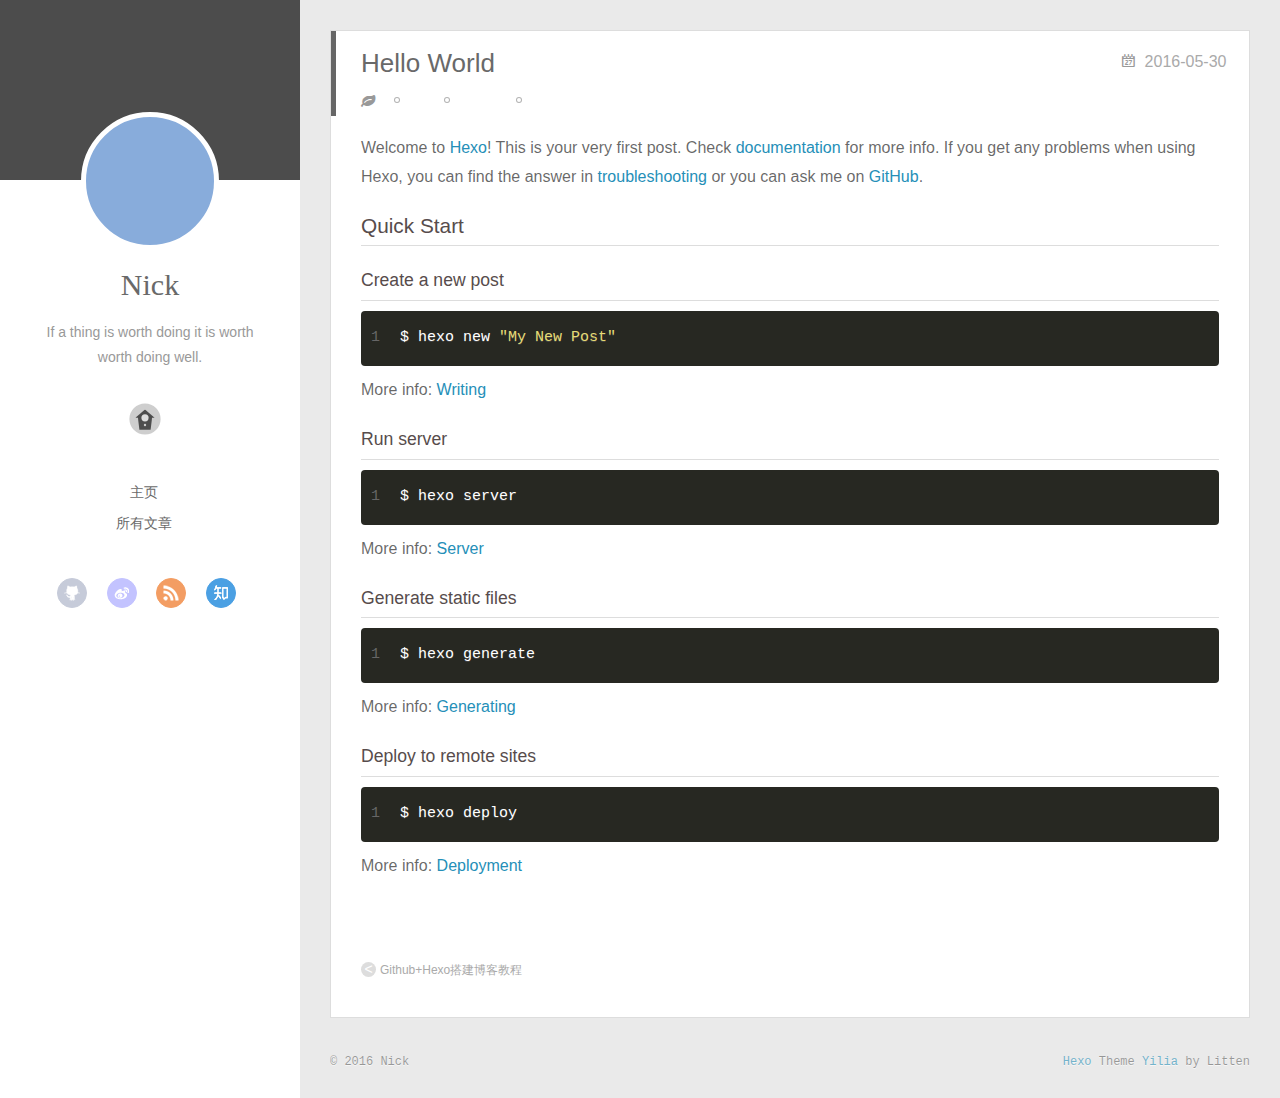
<file: 2016/05/30/hello-world/index.html>
<!DOCTYPE html>
<html>
<head>
  <meta charset="utf-8">
  
  <meta http-equiv="X-UA-Compatible" content="IE=edge" >
  <title>Hello World | Liuchang&#39;s Blog</title>
  <meta name="viewport" content="width=device-width, initial-scale=1, maximum-scale=1">
  <meta name="description" content="Welcome to Hexo! This is your very first post. Check documentation for more info. If you get any problems when using Hexo, you can find the answer in troubleshooting or you can ask me on GitHub.
Quick">
<meta property="og:type" content="article">
<meta property="og:title" content="Hello World">
<meta property="og:url" content="http://yoursite.com/2016/05/30/hello-world/index.html">
<meta property="og:site_name" content="Liuchang's Blog">
<meta property="og:description" content="Welcome to Hexo! This is your very first post. Check documentation for more info. If you get any problems when using Hexo, you can find the answer in troubleshooting or you can ask me on GitHub.
Quick">
<meta property="og:updated_time" content="2016-05-30T15:07:46.000Z">
<meta name="twitter:card" content="summary">
<meta name="twitter:title" content="Hello World">
<meta name="twitter:description" content="Welcome to Hexo! This is your very first post. Check documentation for more info. If you get any problems when using Hexo, you can find the answer in troubleshooting or you can ask me on GitHub.
Quick">
  
    <link rel="alternative" href="/atom.xml" title="Liuchang&#39;s Blog" type="application/atom+xml">
  
  
    <link rel="icon" href="/favicon.png">
  
  <link rel="stylesheet" href="/css/style.css">
</head>

<body>
  <div id="container">
    <div class="left-col">
    <div class="overlay"></div>
<div class="intrude-less">
	<header id="header" class="inner">
		<a href="/" class="profilepic">
			
			<img lazy-src="http://a3.qpic.cn/psb?/a2d72010-f5d9-469a-b954-3b3ec960fdde/jpuw2d5Vd7wFzY2Bw*2vBC7V3RCrlx*snsqV.kUImik!/b/dAcBAAAAAAAA&amp;bo=yADIAAAAAAAFByQ!&amp;rf=viewer_4" class="js-avatar">
			
		</a>

		<hgroup>
		  <h1 class="header-author"><a href="/">Nick</a></h1>
		</hgroup>

		
		<p class="header-subtitle">If a thing is worth doing it is worth worth doing well.</p>
		

		
			<div class="switch-btn">
				<div class="icon">
					<div class="icon-ctn">
						<div class="icon-wrap icon-house" data-idx="0">
							<div class="birdhouse"></div>
							<div class="birdhouse_holes"></div>
						</div>
						<div class="icon-wrap icon-ribbon hide" data-idx="1">
							<div class="ribbon"></div>
						</div>
						
						<div class="icon-wrap icon-link hide" data-idx="2">
							<div class="loopback_l"></div>
							<div class="loopback_r"></div>
						</div>
						
						
						<div class="icon-wrap icon-me hide" data-idx="3">
							<div class="user"></div>
							<div class="shoulder"></div>
						</div>
						
					</div>
					
				</div>
				<div class="tips-box hide">
					<div class="tips-arrow"></div>
					<ul class="tips-inner">
						<li>Menu</li>
						<li>Tags</li>
						
						<li>Links</li>
						
						
						<li>Über</li>
						
					</ul>
				</div>
			</div>
		

		<div class="switch-area">
			<div class="switch-wrap">
				<section class="switch-part switch-part1">
					<nav class="header-menu">
						<ul>
						
							<li><a href="/">主页</a></li>
				        
							<li><a href="/archives">所有文章</a></li>
				        
						</ul>
					</nav>
					<nav class="header-nav">
						<div class="social">
							
								<a class="github" target="_blank" href="https://github.com/ethan-bee" title="github">github</a>
					        
								<a class="weibo" target="_blank" href="http://weibo.com/208181548" title="weibo">weibo</a>
					        
								<a class="rss" target="_blank" href="#" title="rss">rss</a>
					        
								<a class="zhihu" target="_blank" href="#" title="zhihu">zhihu</a>
					        
						</div>
					</nav>
				</section>
				
				
				<section class="switch-part switch-part2">
					<div class="widget tagcloud" id="js-tagcloud">
						<a href="/tags/Mac/" style="font-size: 20px;">Mac</a> <a href="/tags/git/" style="font-size: 10px;">git</a> <a href="/tags/hexo/" style="font-size: 10px;">hexo</a> <a href="/tags/快捷方式/" style="font-size: 10px;">快捷方式</a> <a href="/tags/效率/" style="font-size: 10px;">效率</a>
					</div>
				</section>
				
				
				
				<section class="switch-part switch-part3">
					<div id="js-friends">
					
			          <a target="_blank" class="main-nav-link switch-friends-link" href="http://localhost:4000/">奥巴马的博客</a>
			        
			          <a target="_blank" class="main-nav-link switch-friends-link" href="http://localhost:4000/">卡卡的美丽传说</a>
			        
			          <a target="_blank" class="main-nav-link switch-friends-link" href="http://localhost:4000/">本泽马的博客</a>
			        
			          <a target="_blank" class="main-nav-link switch-friends-link" href="http://localhost:4000/">吉格斯的博客</a>
			        
			          <a target="_blank" class="main-nav-link switch-friends-link" href="http://localhost:4000/">习大大大不同</a>
			        
			          <a target="_blank" class="main-nav-link switch-friends-link" href="http://localhost:4000/">托蒂的博客</a>
			        
			        </div>
				</section>
				

				
				
				<section class="switch-part switch-part4">
				
					<div id="js-aboutme">我是谁，我从哪里来，我到哪里去？我就是我，是颜色不一样的吃货…</div>
				</section>
				
			</div>
		</div>
	</header>				
</div>

    </div>
    <div class="mid-col">
      <nav id="mobile-nav">
  	<div class="overlay">
  		<div class="slider-trigger"></div>
  		<h1 class="header-author js-mobile-header hide">Nick</h1>
  	</div>
	<div class="intrude-less">
		<header id="header" class="inner">
			<div class="profilepic">
			
				<img lazy-src="http://a3.qpic.cn/psb?/a2d72010-f5d9-469a-b954-3b3ec960fdde/jpuw2d5Vd7wFzY2Bw*2vBC7V3RCrlx*snsqV.kUImik!/b/dAcBAAAAAAAA&amp;bo=yADIAAAAAAAFByQ!&amp;rf=viewer_4" class="js-avatar">
			
			</div>
			<hgroup>
			  <h1 class="header-author">Nick</h1>
			</hgroup>
			
			<p class="header-subtitle">If a thing is worth doing it is worth worth doing well.</p>
			
			<nav class="header-menu">
				<ul>
				
					<li><a href="/">主页</a></li>
		        
					<li><a href="/archives">所有文章</a></li>
		        
		        <div class="clearfix"></div>
				</ul>
			</nav>
			<nav class="header-nav">
				<div class="social">
					
						<a class="github" target="_blank" href="https://github.com/ethan-bee" title="github">github</a>
			        
						<a class="weibo" target="_blank" href="http://weibo.com/208181548" title="weibo">weibo</a>
			        
						<a class="rss" target="_blank" href="#" title="rss">rss</a>
			        
						<a class="zhihu" target="_blank" href="#" title="zhihu">zhihu</a>
			        
				</div>
			</nav>
		</header>				
	</div>
</nav>

      <div class="body-wrap"><article id="post-hello-world" class="article article-type-post" itemscope itemprop="blogPost">
  
    <div class="article-meta">
      <a href="/2016/05/30/hello-world/" class="article-date">
  	<time datetime="2016-05-30T13:48:18.000Z" itemprop="datePublished">2016-05-30</time>
</a>
    </div>
  
  <div class="article-inner">
    
      <input type="hidden" class="isFancy" />
    
    
      <header class="article-header">
        
  
    <h1 class="article-title" itemprop="name">
      Hello World
    </h1>
  

      </header>
      
      <div class="article-info article-info-post">
        
	<div class="article-tag tagcloud">
		<ul class="article-tag-list"><li class="article-tag-list-item"><a class="article-tag-list-link" href="/tags/Mac/">Mac</a></li><li class="article-tag-list-item"><a class="article-tag-list-link" href="/tags/快捷方式/">快捷方式</a></li><li class="article-tag-list-item"><a class="article-tag-list-link" href="/tags/效率/">效率</a></li></ul>
	</div>

        

        <div class="clearfix"></div>
      </div>
      
    
    <div class="article-entry" itemprop="articleBody">
      
        <p>Welcome to <a href="https://hexo.io/" target="_blank" rel="external">Hexo</a>! This is your very first post. Check <a href="https://hexo.io/docs/" target="_blank" rel="external">documentation</a> for more info. If you get any problems when using Hexo, you can find the answer in <a href="https://hexo.io/docs/troubleshooting.html" target="_blank" rel="external">troubleshooting</a> or you can ask me on <a href="https://github.com/hexojs/hexo/issues" target="_blank" rel="external">GitHub</a>.</p>
<h2 id="Quick-Start"><a href="#Quick-Start" class="headerlink" title="Quick Start"></a>Quick Start</h2><h3 id="Create-a-new-post"><a href="#Create-a-new-post" class="headerlink" title="Create a new post"></a>Create a new post</h3><figure class="highlight bash"><table><tr><td class="gutter"><pre><span class="line">1</span><br></pre></td><td class="code"><pre><span class="line">$ hexo new <span class="string">"My New Post"</span></span><br></pre></td></tr></table></figure>
 <a id="more"></a>
<p>More info: <a href="https://hexo.io/docs/writing.html" target="_blank" rel="external">Writing</a></p>
<h3 id="Run-server"><a href="#Run-server" class="headerlink" title="Run server"></a>Run server</h3><figure class="highlight bash"><table><tr><td class="gutter"><pre><span class="line">1</span><br></pre></td><td class="code"><pre><span class="line">$ hexo server</span><br></pre></td></tr></table></figure>
<p>More info: <a href="https://hexo.io/docs/server.html" target="_blank" rel="external">Server</a></p>
<h3 id="Generate-static-files"><a href="#Generate-static-files" class="headerlink" title="Generate static files"></a>Generate static files</h3><figure class="highlight bash"><table><tr><td class="gutter"><pre><span class="line">1</span><br></pre></td><td class="code"><pre><span class="line">$ hexo generate</span><br></pre></td></tr></table></figure>
<p>More info: <a href="https://hexo.io/docs/generating.html" target="_blank" rel="external">Generating</a></p>
<h3 id="Deploy-to-remote-sites"><a href="#Deploy-to-remote-sites" class="headerlink" title="Deploy to remote sites"></a>Deploy to remote sites</h3><figure class="highlight bash"><table><tr><td class="gutter"><pre><span class="line">1</span><br></pre></td><td class="code"><pre><span class="line">$ hexo deploy</span><br></pre></td></tr></table></figure>
<p>More info: <a href="https://hexo.io/docs/deployment.html" target="_blank" rel="external">Deployment</a></p>

      
    </div>
    
  </div>
  
    
<nav id="article-nav">
  
    <a href="/2016/05/30/第一篇博客/" id="article-nav-newer" class="article-nav-link-wrap">
      <strong class="article-nav-caption"><</strong>
      <div class="article-nav-title">
        
          Github+Hexo搭建博客教程
        
      </div>
    </a>
  
  
</nav>

  
</article>








</div>
      <footer id="footer">
  <div class="outer">
    <div id="footer-info">
    	<div class="footer-left">
    		&copy; 2016 Nick
    	</div>
      	<div class="footer-right">
      		<a href="http://hexo.io/" target="_blank">Hexo</a>  Theme <a href="https://github.com/litten/hexo-theme-yilia" target="_blank">Yilia</a> by Litten
      	</div>
    </div>
  </div>
</footer>
    </div>
    
  <link rel="stylesheet" href="/fancybox/jquery.fancybox.css">


<script>
	var yiliaConfig = {
		fancybox: true,
		mathjax: true,
		animate: true,
		isHome: false,
		isPost: true,
		isArchive: false,
		isTag: false,
		isCategory: false,
		open_in_new: false
	}
</script>
<script src="http://7.url.cn/edu/jslib/comb/require-2.1.6,jquery-1.9.1.min.js"></script>
<script src="/js/main.js"></script>






<script type="text/x-mathjax-config">
MathJax.Hub.Config({
    tex2jax: {
        inlineMath: [ ['$','$'], ["\\(","\\)"]  ],
        processEscapes: true,
        skipTags: ['script', 'noscript', 'style', 'textarea', 'pre', 'code']
    }
});

MathJax.Hub.Queue(function() {
    var all = MathJax.Hub.getAllJax(), i;
    for(i=0; i < all.length; i += 1) {
        all[i].SourceElement().parentNode.className += ' has-jax';                 
    }       
});
</script>

<script type="text/javascript" src="http://cdn.mathjax.org/mathjax/latest/MathJax.js?config=TeX-AMS-MML_HTMLorMML">
</script>


  </div>
</body>
</html>
</file>
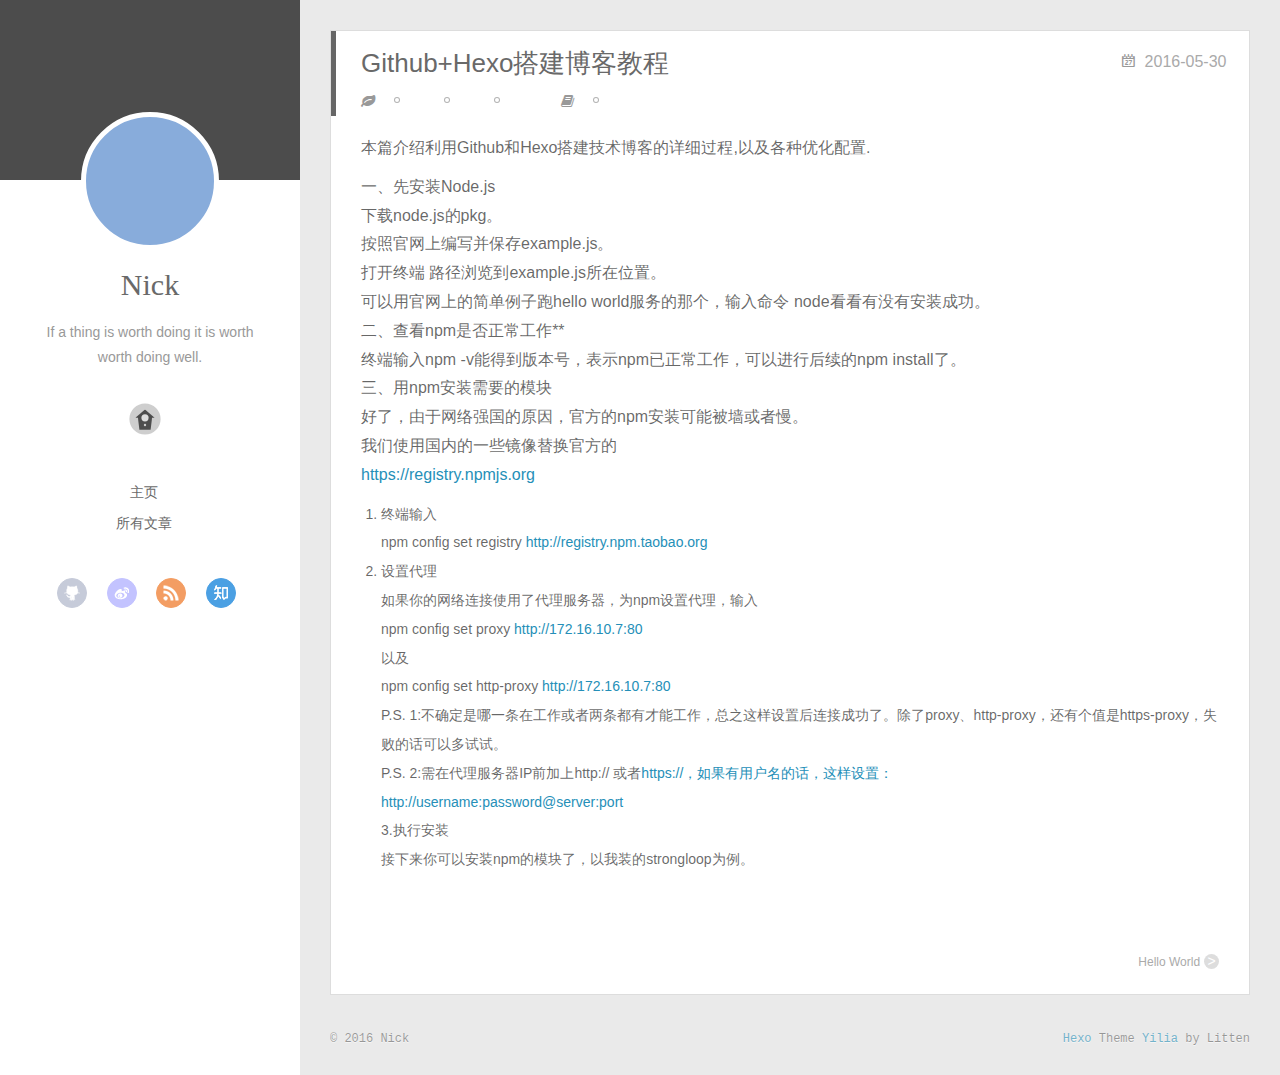
<file: 2016/05/30/第一篇博客/index.html>
<!DOCTYPE html>
<html>
<head>
  <meta charset="utf-8">
  
  <meta http-equiv="X-UA-Compatible" content="IE=edge" >
  <title>Github+Hexo搭建博客教程 | Liuchang&#39;s Blog</title>
  <meta name="viewport" content="width=device-width, initial-scale=1, maximum-scale=1">
  <meta name="description" content="本篇介绍利用Github和Hexo搭建技术博客的详细过程,以及各种优化配置.
一、先安装Node.js下载node.js的pkg。按照官网上编写并保存example.js。打开终端 路径浏览到example.js所在位置。可以用官网上的简单例子跑hello world服务的那个，输入命令 node看看有没有安装成功。二、查看npm是否正常工作**终端输入npm -v能得到版本号，表示npm已正常工">
<meta property="og:type" content="article">
<meta property="og:title" content="Github+Hexo搭建博客教程">
<meta property="og:url" content="http://yoursite.com/2016/05/30/第一篇博客/index.html">
<meta property="og:site_name" content="Liuchang's Blog">
<meta property="og:description" content="本篇介绍利用Github和Hexo搭建技术博客的详细过程,以及各种优化配置.
一、先安装Node.js下载node.js的pkg。按照官网上编写并保存example.js。打开终端 路径浏览到example.js所在位置。可以用官网上的简单例子跑hello world服务的那个，输入命令 node看看有没有安装成功。二、查看npm是否正常工作**终端输入npm -v能得到版本号，表示npm已正常工">
<meta property="og:updated_time" content="2016-05-30T15:30:32.000Z">
<meta name="twitter:card" content="summary">
<meta name="twitter:title" content="Github+Hexo搭建博客教程">
<meta name="twitter:description" content="本篇介绍利用Github和Hexo搭建技术博客的详细过程,以及各种优化配置.
一、先安装Node.js下载node.js的pkg。按照官网上编写并保存example.js。打开终端 路径浏览到example.js所在位置。可以用官网上的简单例子跑hello world服务的那个，输入命令 node看看有没有安装成功。二、查看npm是否正常工作**终端输入npm -v能得到版本号，表示npm已正常工">
  
    <link rel="alternative" href="/atom.xml" title="Liuchang&#39;s Blog" type="application/atom+xml">
  
  
    <link rel="icon" href="/favicon.png">
  
  <link rel="stylesheet" href="/css/style.css">
</head>

<body>
  <div id="container">
    <div class="left-col">
    <div class="overlay"></div>
<div class="intrude-less">
	<header id="header" class="inner">
		<a href="/" class="profilepic">
			
			<img lazy-src="http://a3.qpic.cn/psb?/a2d72010-f5d9-469a-b954-3b3ec960fdde/jpuw2d5Vd7wFzY2Bw*2vBC7V3RCrlx*snsqV.kUImik!/b/dAcBAAAAAAAA&amp;bo=yADIAAAAAAAFByQ!&amp;rf=viewer_4" class="js-avatar">
			
		</a>

		<hgroup>
		  <h1 class="header-author"><a href="/">Nick</a></h1>
		</hgroup>

		
		<p class="header-subtitle">If a thing is worth doing it is worth worth doing well.</p>
		

		
			<div class="switch-btn">
				<div class="icon">
					<div class="icon-ctn">
						<div class="icon-wrap icon-house" data-idx="0">
							<div class="birdhouse"></div>
							<div class="birdhouse_holes"></div>
						</div>
						<div class="icon-wrap icon-ribbon hide" data-idx="1">
							<div class="ribbon"></div>
						</div>
						
						<div class="icon-wrap icon-link hide" data-idx="2">
							<div class="loopback_l"></div>
							<div class="loopback_r"></div>
						</div>
						
						
						<div class="icon-wrap icon-me hide" data-idx="3">
							<div class="user"></div>
							<div class="shoulder"></div>
						</div>
						
					</div>
					
				</div>
				<div class="tips-box hide">
					<div class="tips-arrow"></div>
					<ul class="tips-inner">
						<li>Menu</li>
						<li>Tags</li>
						
						<li>Links</li>
						
						
						<li>Über</li>
						
					</ul>
				</div>
			</div>
		

		<div class="switch-area">
			<div class="switch-wrap">
				<section class="switch-part switch-part1">
					<nav class="header-menu">
						<ul>
						
							<li><a href="/">主页</a></li>
				        
							<li><a href="/archives">所有文章</a></li>
				        
						</ul>
					</nav>
					<nav class="header-nav">
						<div class="social">
							
								<a class="github" target="_blank" href="https://github.com/ethan-bee" title="github">github</a>
					        
								<a class="weibo" target="_blank" href="http://weibo.com/208181548" title="weibo">weibo</a>
					        
								<a class="rss" target="_blank" href="#" title="rss">rss</a>
					        
								<a class="zhihu" target="_blank" href="#" title="zhihu">zhihu</a>
					        
						</div>
					</nav>
				</section>
				
				
				<section class="switch-part switch-part2">
					<div class="widget tagcloud" id="js-tagcloud">
						<a href="/tags/Mac/" style="font-size: 20px;">Mac</a> <a href="/tags/git/" style="font-size: 10px;">git</a> <a href="/tags/hexo/" style="font-size: 10px;">hexo</a> <a href="/tags/快捷方式/" style="font-size: 10px;">快捷方式</a> <a href="/tags/效率/" style="font-size: 10px;">效率</a>
					</div>
				</section>
				
				
				
				<section class="switch-part switch-part3">
					<div id="js-friends">
					
			          <a target="_blank" class="main-nav-link switch-friends-link" href="http://localhost:4000/">奥巴马的博客</a>
			        
			          <a target="_blank" class="main-nav-link switch-friends-link" href="http://localhost:4000/">卡卡的美丽传说</a>
			        
			          <a target="_blank" class="main-nav-link switch-friends-link" href="http://localhost:4000/">本泽马的博客</a>
			        
			          <a target="_blank" class="main-nav-link switch-friends-link" href="http://localhost:4000/">吉格斯的博客</a>
			        
			          <a target="_blank" class="main-nav-link switch-friends-link" href="http://localhost:4000/">习大大大不同</a>
			        
			          <a target="_blank" class="main-nav-link switch-friends-link" href="http://localhost:4000/">托蒂的博客</a>
			        
			        </div>
				</section>
				

				
				
				<section class="switch-part switch-part4">
				
					<div id="js-aboutme">我是谁，我从哪里来，我到哪里去？我就是我，是颜色不一样的吃货…</div>
				</section>
				
			</div>
		</div>
	</header>				
</div>

    </div>
    <div class="mid-col">
      <nav id="mobile-nav">
  	<div class="overlay">
  		<div class="slider-trigger"></div>
  		<h1 class="header-author js-mobile-header hide">Nick</h1>
  	</div>
	<div class="intrude-less">
		<header id="header" class="inner">
			<div class="profilepic">
			
				<img lazy-src="http://a3.qpic.cn/psb?/a2d72010-f5d9-469a-b954-3b3ec960fdde/jpuw2d5Vd7wFzY2Bw*2vBC7V3RCrlx*snsqV.kUImik!/b/dAcBAAAAAAAA&amp;bo=yADIAAAAAAAFByQ!&amp;rf=viewer_4" class="js-avatar">
			
			</div>
			<hgroup>
			  <h1 class="header-author">Nick</h1>
			</hgroup>
			
			<p class="header-subtitle">If a thing is worth doing it is worth worth doing well.</p>
			
			<nav class="header-menu">
				<ul>
				
					<li><a href="/">主页</a></li>
		        
					<li><a href="/archives">所有文章</a></li>
		        
		        <div class="clearfix"></div>
				</ul>
			</nav>
			<nav class="header-nav">
				<div class="social">
					
						<a class="github" target="_blank" href="https://github.com/ethan-bee" title="github">github</a>
			        
						<a class="weibo" target="_blank" href="http://weibo.com/208181548" title="weibo">weibo</a>
			        
						<a class="rss" target="_blank" href="#" title="rss">rss</a>
			        
						<a class="zhihu" target="_blank" href="#" title="zhihu">zhihu</a>
			        
				</div>
			</nav>
		</header>				
	</div>
</nav>

      <div class="body-wrap"><article id="post-第一篇博客" class="article article-type-post" itemscope itemprop="blogPost">
  
    <div class="article-meta">
      <a href="/2016/05/30/第一篇博客/" class="article-date">
  	<time datetime="2016-05-30T14:24:42.000Z" itemprop="datePublished">2016-05-30</time>
</a>
    </div>
  
  <div class="article-inner">
    
      <input type="hidden" class="isFancy" />
    
    
      <header class="article-header">
        
  
    <h1 class="article-title" itemprop="name">
      Github+Hexo搭建博客教程
    </h1>
  

      </header>
      
      <div class="article-info article-info-post">
        
	<div class="article-tag tagcloud">
		<ul class="article-tag-list"><li class="article-tag-list-item"><a class="article-tag-list-link" href="/tags/Mac/">Mac</a></li><li class="article-tag-list-item"><a class="article-tag-list-link" href="/tags/git/">git</a></li><li class="article-tag-list-item"><a class="article-tag-list-link" href="/tags/hexo/">hexo</a></li></ul>
	</div>

        
	<div class="article-category tagcloud">
	<a class="article-category-link" href="/categories/technology/">technology</a>
	</div>


        <div class="clearfix"></div>
      </div>
      
    
    <div class="article-entry" itemprop="articleBody">
      
        <p>本篇介绍利用Github和Hexo搭建技术博客的详细过程,以及各种优化配置.</p>
<p>一、先安装Node.js<br>下载node.js的pkg。<br>按照官网上编写并保存example.js。<br>打开终端 路径浏览到example.js所在位置。<br>可以用官网上的简单例子跑hello world服务的那个，输入命令 node看看有没有安装成功。<br>二、查看npm是否正常工作**<br>终端输入npm -v能得到版本号，表示npm已正常工作，可以进行后续的npm install了。<br>三、用npm安装需要的模块<br>好了，由于网络强国的原因，官方的npm安装可能被墙或者慢。<br>我们使用国内的一些镜像替换官方的<br><a href="https://registry.npmjs.org" target="_blank" rel="external">https://registry.npmjs.org</a></p>
<ol>
<li>终端输入<br>npm config set registry <a href="http://registry.npm.taobao.org" target="_blank" rel="external">http://registry.npm.taobao.org</a><a id="more"></a></li>
<li>设置代理<br>如果你的网络连接使用了代理服务器，为npm设置代理，输入<br>npm config set proxy <a href="http://172.16.10.7:80" target="_blank" rel="external">http://172.16.10.7:80</a><br>以及<br>npm config set http-proxy <a href="http://172.16.10.7:80" target="_blank" rel="external">http://172.16.10.7:80</a><br>P.S. 1:不确定是哪一条在工作或者两条都有才能工作，总之这样设置后连接成功了。除了proxy、http-proxy，还有个值是https-proxy，失败的话可以多试试。<br>P.S. 2:需在代理服务器IP前加上http:// 或者<a href="https://，如果有用户名的话，这样设置：" target="_blank" rel="external">https://，如果有用户名的话，这样设置：</a><br><a href="http://username:password@server:port" target="_blank" rel="external">http://username:password@server:port</a><br>3.执行安装<br>接下来你可以安装npm的模块了，以我装的strongloop为例。</li>
</ol>

      
    </div>
    
  </div>
  
    
<nav id="article-nav">
  
  
    <a href="/2016/05/30/hello-world/" id="article-nav-older" class="article-nav-link-wrap">
      <div class="article-nav-title">Hello World</div>
      <strong class="article-nav-caption">></strong>
    </a>
  
</nav>

  
</article>








</div>
      <footer id="footer">
  <div class="outer">
    <div id="footer-info">
    	<div class="footer-left">
    		&copy; 2016 Nick
    	</div>
      	<div class="footer-right">
      		<a href="http://hexo.io/" target="_blank">Hexo</a>  Theme <a href="https://github.com/litten/hexo-theme-yilia" target="_blank">Yilia</a> by Litten
      	</div>
    </div>
  </div>
</footer>
    </div>
    
  <link rel="stylesheet" href="/fancybox/jquery.fancybox.css">


<script>
	var yiliaConfig = {
		fancybox: true,
		mathjax: true,
		animate: true,
		isHome: false,
		isPost: true,
		isArchive: false,
		isTag: false,
		isCategory: false,
		open_in_new: false
	}
</script>
<script src="http://7.url.cn/edu/jslib/comb/require-2.1.6,jquery-1.9.1.min.js"></script>
<script src="/js/main.js"></script>






<script type="text/x-mathjax-config">
MathJax.Hub.Config({
    tex2jax: {
        inlineMath: [ ['$','$'], ["\\(","\\)"]  ],
        processEscapes: true,
        skipTags: ['script', 'noscript', 'style', 'textarea', 'pre', 'code']
    }
});

MathJax.Hub.Queue(function() {
    var all = MathJax.Hub.getAllJax(), i;
    for(i=0; i < all.length; i += 1) {
        all[i].SourceElement().parentNode.className += ' has-jax';                 
    }       
});
</script>

<script type="text/javascript" src="http://cdn.mathjax.org/mathjax/latest/MathJax.js?config=TeX-AMS-MML_HTMLorMML">
</script>


  </div>
</body>
</html>
</file>
<file: css/style.css>
body {
  width: 100%;
}
body:before,
body:after {
  content: "";
  display: table;
}
body:after {
  clear: both;
}
@font-face {
  font-family: 'FontAwesome';
  src: url("fonts/fontawesome-webfont.eot");
  src: url("fonts/fontawesome-webfont.eot?#iefix") format("embedded-opentype"), url("fonts/fontawesome-webfont.woff") format("woff"), url("fonts/fontawesome-webfont.ttf") format("truetype"), url("fonts/fontawesome-webfont.svgz#FontAwesomeRegular") format("svg"), url("fonts/fontawesome-webfont.svg#FontAwesomeRegular") format("svg");
  font-weight: normal;
  font-style: normal;
}
html,
body,
div,
span,
applet,
object,
iframe,
h1,
h2,
h3,
h4,
h5,
h6,
p,
blockquote,
pre,
a,
abbr,
acronym,
address,
big,
cite,
code,
del,
dfn,
em,
img,
ins,
kbd,
q,
s,
samp,
small,
strike,
strong,
sub,
sup,
tt,
var,
dl,
dt,
dd,
ol,
ul,
li,
fieldset,
form,
label,
legend,
table,
caption,
tbody,
tfoot,
thead,
tr,
th,
td {
  margin: 0;
  padding: 0;
  border: 0;
  outline: 0;
  font-weight: inherit;
  font-style: inherit;
  font-family: inherit;
  font-size: 100%;
  vertical-align: baseline;
}
body {
  line-height: 1;
  color: #000;
  background: #fff;
}
ol,
ul {
  list-style: none;
}
table {
  border-collapse: separate;
  border-spacing: 0;
  vertical-align: middle;
}
caption,
th,
td {
  text-align: left;
  font-weight: normal;
  vertical-align: middle;
}
a img {
  border: none;
}
ol {
  list-style: decimal;
  padding-left: 20px;
}
ul {
  list-style: none;
}
input,
button {
  margin: 0;
  padding: 0;
}
input::-moz-focus-inner,
button::-moz-focus-inner {
  border: 0;
  padding: 0;
}
@font-face {
  font-family: FontAwesome;
  font-style: normal;
  font-weight: normal;
  src: url("fonts/fontawesome-webfont.eot?v=#4.0.3");
  src: url("fonts/fontawesome-webfont.eot?#iefix&v=#4.0.3") format("embedded-opentype"), url("fonts/fontawesome-webfont.woff?v=#4.0.3") format("woff"), url("fonts/fontawesome-webfont.ttf?v=#4.0.3") format("truetype"), url("fonts/fontawesome-webfont.svg#fontawesomeregular?v=#4.0.3") format("svg");
}
html,
body,
#container {
  height: 100%;
}
body {
  font-family: "微软雅黑", "HelveticaNeue-Light", "Helvetica Neue Light", "Helvetica Neue", Helvetica, Arial, sans-serif;
  font-size: 16px;
  background: #fff;
  color: rgba(0,0,0,0.6);
  -webkit-overflow-scrolling: touch;
}
h1,
h2,
h3 {
  display: block;
}
h1 {
  font-size: 1.5em;
}
h2 {
  font-size: 1.3em;
}
h3 {
  font-size: 1.1em;
}
h4,
h5,
h6 {
  font-size: 1em;
}
a {
  text-decoration: none;
  outline-width: 0;
  color: #258fb8;
  outline: none;
}
.alignleft {
  float: left;
}
.alignright {
  float: right;
}
.clearfix {
  *zoom: 1;
}
.clearfix:after {
  content: "";
  display: table;
  clear: both;
}
.inner {
  width: 1000px;
  margin: 0 auto;
}
.hide {
  display: none;
}
@media screen and (max-width: 1040px) {
  .inner {
    width: 100%;
  }
}
#container {
  position: relative;
  min-height: 100%;
}
#container #mobile-nav {
  display: none;
}
#container #mobile-nav .overlay {
  height: 110px;
  position: absolute;
  width: 100%;
  background: #4d4d4d;
}
#container #mobile-nav .overlay.fixed {
  position: fixed;
  height: 42px;
  z-index: 99;
}
#container #mobile-nav #header {
  padding: 10px 0 0 0;
}
#container #mobile-nav #header .profilepic {
  display: block;
  position: relative;
  z-index: 100;
}
#container #mobile-nav #header .header-menu {
  height: auto;
  margin: 10px;
}
#container #mobile-nav #header .header-menu ul {
  text-align: center;
  cursor: default;
}
#container #mobile-nav #header .header-menu li {
  display: inline-block;
  margin: 3px;
}
#container .left-col {
  background: #fff;
  width: 300px;
  position: fixed;
  opacity: 1;
  -webkit-transition: all 0.2s ease-in;
  -moz-transition: all 0.2s ease-in;
  -ms-transition: all 0.2s ease-in;
  transition: all 0.2s ease-in;
  height: 100%;
}
#container .left-col .overlay {
  width: 100%;
  height: 180px;
  background-color: #000;
  position: absolute;
  opacity: 0.7;
}
#container .left-col .intrude-less {
  width: 76%;
  text-align: center;
  margin: 112px auto 0;
}
#container .mid-col {
  position: absolute;
  right: 0;
  min-height: 100%;
  background: #eaeaea;
  left: 300px;
  width: auto;
}
@media screen and (max-width: 800px) {
  #container .left-col {
    display: none;
  }
  #container .mid-col {
    left: 0;
  }
  #container #header .header-nav {
    position: relative;
  }
  #container .header-author.fixed {
    position: fixed;
    top: -13px;
    width: 100%;
    color: #ddd;
  }
  #container .overlay .slider-trigger {
    position: absolute;
    z-index: 101;
    bottom: 0;
    left: 0;
    width: 42px;
    height: 42px;
  }
  #container .overlay .slider-trigger:hover {
    background: #444;
  }
  #container .overlay .slider-trigger:before {
    color: #ddd;
    content: "\f00b";
    font: 16px FontAwesome;
    width: 16px;
    height: 16px;
    margin-left: 9px;
    margin-top: 14px;
    display: block;
  }
  #container .article-header {
    border-left: none;
    padding: 0;
    border-bottom: 1px dotted #ddd;
  }
  #container .article-header h1 {
    margin-bottom: 10px;
  }
  #container .header-subtitle {
    padding: 0 24px;
  }
  #container .article-info-index.article-info {
    padding-top: 10px;
    margin: 0;
    border-top: 1px solid #ddd;
  }
  #container .article-info-post.article-info {
    margin: 0;
    padding-top: 10px;
    border: none;
  }
  #container .article-more-link a {
    float: right;
  }
  #container #viewer-box .viewer-box-l {
    font-size: 14px;
  }
  #container .article {
    padding: 10px;
    margin: 10px;
    font-size: 14px;
  }
  #container .article .article-entry {
    padding-left: 0;
    padding-right: 0;
    padding-top: 10px;
  }
  #container .article .article-title {
    font-size: 18px;
    max-width: 185px;
    display: block;
    margin: 0;
  }
  #container .article .article-meta {
    width: auto;
    height: 30px;
    margin-top: -5px;
    position: ralative;
  }
  #container .article .article-meta .article-date {
    font-size: 12px;
    -webkit-border-radius: 0;
    border-radius: 0;
    color: #666;
    background: none;
    height: auto;
    padding: 0;
    margin: 0;
    width: 100%;
    text-align: left;
    margin-left: 10px;
  }
  #container .article .article-meta .article-date time {
    width: auto;
    float: right;
    margin-right: 10px;
  }
  #container .article .article-meta .article-tag-list {
    margin-top: 7px;
    position: absolute;
    right: 10px;
    top: 0;
  }
  #container .article .article-meta .article-tag-list:before {
    float: left;
    margin-top: 1px;
    left: 0;
  }
  #container .article .article-meta .article-tag-list .article-tag-list-item {
    float: left;
    padding-left: 0;
    width: auto;
    max-width: 83px;
  }
  #container .article .article-meta .article-category {
    margin-top: 7px;
    position: absolute;
    right: 10px;
    top: -30px;
  }
  #container .article .article-meta .article-category:before {
    float: left;
    margin-top: 1px;
    left: 15px;
  }
  #container .article .article-meta .article-category .article-category-link {
    max-width: 83px;
    width: auto;
    padding-left: 10px;
  }
  #container .article .article-nav-link-wrap {
    margin: 5px 0;
  }
  #container .article .article-nav-link-wrap strong {
    float: left;
    margin-right: 5px;
  }
  #container .article #article-nav-older {
    float: none;
    display: block;
  }
  #container .share {
    padding: 3px 10px;
  }
  #container .duoshuo {
    padding: 0 13px;
  }
  #container #disqus_thread {
    padding: 0 13px;
  }
  #container #mobile-nav {
    display: block;
  }
  #container #page-nav .extend {
    opacity: 1;
  }
  #container .instagram .open-ins {
    left: 2px;
    top: -30px;
    color: #aaa;
  }
  #container .info-on-right {
    float: initial;
  }
  #container .archives-wrap {
    margin: 10px 10px 0px;
    padding: 10px;
  }
  #container .archives-wrap .archive-article-title {
    font-size: 14px;
  }
  #container .archives-wrap .archive-year-wrap {
    position: relative;
    padding: 0 0 0 0;
  }
  #container .archives-wrap .archive-year-wrap a {
    padding: 0 0 0 0;
  }
  #container .archives-wrap .article-meta .archive-article-date {
    font-size: 12px;
    margin-right: 10px;
    margin-top: -5px;
  }
  #container .archives-wrap .article-meta .article-tag-list-link {
    font-size: 12px;
  }
  #container .archives .archive-article {
    padding: 10px 0;
    margin-left: 0;
  }
  #container #footer .footer-left {
    float: initial;
    margin-bottom: 10px;
  }
  #container #footer .footer-right {
    float: initial;
  }
}
.header-author {
  text-align: center;
  margin: 0.67em 0;
  font-family: Roboto, "Roboto", serif;
  font-size: 30px;
  -webkit-transition: 0.3s;
  -moz-transition: 0.3s;
  -ms-transition: 0.3s;
  transition: 0.3s;
}
#header {
  width: 100%;
}
#header a {
  color: #696969;
}
#header a:hover {
  color: #b0a0aa;
}
#header .profilepic {
  text-align: center;
  display: block;
  border: 5px solid #fff;
  -webkit-border-radius: 300px;
  border-radius: 300px;
  width: 128px;
  height: 128px;
  margin: 0 auto;
  position: relative;
  overflow: hidden;
  background: #88acdb;
  -webkit-transition: all 0.2s ease-in;
  display: -webkit-box;
  -webkit-box-orient: horizontal;
  -webkit-box-pack: center;
  -webkit-box-align: center;
  text-align: center;
}
#header .profilepic img {
  width: 20%;
  height: 20%;
  -webkit-border-radius: 300px;
  border-radius: 300px;
  opacity: 0;
  -webkit-transition: all 0.2s ease-in;
}
#header .profilepic img.show {
  width: 100%;
  height: 100%;
  opacity: 1;
}
#header .header-subtitle {
  text-align: center;
  color: #999;
  font-size: 14px;
  line-height: 25px;
  overflow: hidden;
  text-overflow: ellipsis;
  display: -webkit-box;
  -webkit-line-clamp: 2;
  -webkit-box-orient: vertical;
}
#header .header-menu {
  font-weight: 300;
  line-height: 31px;
  cursor: pointer;
  text-transform: uppercase;
  float: none;
  min-height: 120px;
  margin-left: -12px;
  text-align: center;
  display: -webkit-box;
  -webkit-box-orient: horizontal;
  -webkit-box-pack: center;
  -webkit-box-align: center;
}
#header .header-menu li {
  cursor: default;
}
#header .header-menu li a {
  font-size: 14px;
  min-width: 300px;
}
#header .switch-area {
  position: relative;
  width: 100%;
  overflow: hidden;
  min-height: 500px;
  font-size: 14px;
}
#header .switch-area .switch-wrap {
  -webkit-transition: -webkit-transform 0.3s ease-in;
  -moz-transition: -moz-transform 0.3s ease-in;
  -ms-transition: -ms-transform 0.3s ease-in;
  transition: transform 0.3s ease-in;
  position: relative;
}
#header .turn-left {
  -webkit-transform: translate(-100%, 0);
  -moz-transform: translate(-100%, 0);
  -ms-transform: translate(-100%, 0);
  transform: translate(-100%, 0);
}
#header .header-nav {
  width: 100%;
  position: absolute;
  -webkit-transition: -webkit-transform 0.3s ease-in;
  -moz-transition: -moz-transform 0.3s ease-in;
  -ms-transition: -ms-transform 0.3s ease-in;
  transition: transform 0.3s ease-in;
}
#header .header-nav .social {
  margin-right: 15px;
  margin-top: 10px;
  text-align: center;
}
#header .header-nav .social a {
  -webkit-border-radius: 50%;
  border-radius: 50%;
  display: -moz-inline-stack;
  display: inline-block;
  vertical-align: middle;
  *vertical-align: auto;
  zoom: 1;
  *display: inline;
  text-indent: -9999px;
  margin: 0 8px 15px 8px;
  opacity: 0.7;
  width: 28px;
  height: 28px;
  -webkit-transition: 0.3s;
  -moz-transition: 0.3s;
  -ms-transition: 0.3s;
  transition: 0.3s;
}
#header .header-nav .social a:hover {
  opacity: 1;
}
#header .header-nav .social a:last-of-type {
  margin-right: 0;
}
#header .header-nav .social a.weibo {
  background: url("/img/weibo.png") center no-repeat #aaf;
  border: 1px solid #aaf;
}
#header .header-nav .social a.weibo:hover {
  border: 1px solid #aaf;
}
#header .header-nav .social a.rss {
  background: url("/img/rss.png") center no-repeat #ef7522;
  border: 1px solid #ef7522;
}
#header .header-nav .social a.rss:hover {
  border: 1px solid #cf5d0f;
}
#header .header-nav .social a.github {
  background: url("/img/github.png") center no-repeat #afb6ca;
  border: 1px solid #afb6ca;
}
#header .header-nav .social a.github:hover {
  border: 1px solid #909ab6;
}
#header .header-nav .social a.facebook {
  background: url("/img/facebook.png") center no-repeat #3b5998;
  border: 1px solid #3b5998;
}
#header .header-nav .social a.facebook:hover {
  border: 1px solid #2d4373;
}
#header .header-nav .social a.google {
  background: url("/img/google.png") center no-repeat #c83d20;
  border: 1px solid #c83d20;
}
#header .header-nav .social a.google:hover {
  border: 1px solid #9c3019;
}
#header .header-nav .social a.twitter {
  background: url("/img/twitter.png") center no-repeat #55cff8;
  border: 1px solid #55cff8;
}
#header .header-nav .social a.twitter:hover {
  border: 1px solid #24c1f6;
}
#header .header-nav .social a.linkedin {
  background: url("/img/linkedin.png") center no-repeat #005a87;
  border: 1px solid #005a87;
}
#header .header-nav .social a.linkedin:hover {
  border: 1px solid #006b98;
}
#header .header-nav .social a.zhihu {
  background: url("/img/zhihu.png") center no-repeat #0078d8;
  border: 1px solid #0078d8;
}
#header .header-nav .social a.zhihu:hover {
  border: 1px solid #0078d8;
}
#header .header-nav .social a.douban {
  background: url("/img/douban.png") center no-repeat #06c611;
  border: 1px solid #06c611;
}
#header .header-nav .social a.douban:hover {
  border: 1px solid #06c611;
}
#header .header-nav .social a.mail {
  background: url("/img/mail.png") center no-repeat #005a87;
  border: 1px solid #005a87;
}
#header .header-nav .social a.mail:hover {
  border: 1px solid #006b98;
}
#header .switch-part {
  width: 100%;
  position: absolute;
}
#header .switch-part1 {
  left: 0;
}
#header .switch-part2 {
  left: 100%;
  top: 20px;
  overlay-x: hidden;
  overflow-y: auto;
  max-height: 200px;
}
#header .switch-part3 {
  left: 200%;
  line-height: 30px;
}
#header .switch-part3 .switch-friends-link {
  margin-right: 9px;
  -webkit-border-radius: 3px;
  border-radius: 3px;
  padding: 5px;
}
#header .switch-part3 .switch-friends-link:hover {
  background: #88acdb;
  color: #fff;
}
#header .switch-part4 {
  left: 300%;
  text-align: left;
  line-height: 30px;
}
.duoshuo {
  padding: 0 40px;
}
#disqus_thread {
  padding: 0 40px;
}
.archives-wrap {
  position: relative;
  margin: 0 30px;
  padding-right: 60px;
  border-bottom: 1px solid #eee;
  background: #fff;
}
.archives-wrap:first-child {
  margin-top: 30px;
}
.archives-wrap:last-child {
  margin-bottom: 80px;
}
.archives-wrap .archive-year-wrap {
  line-height: 35px;
  width: 200px;
  position: absolute;
  padding-top: 15px;
  font-size: 1.8em;
}
.archives-wrap .archive-year-wrap a {
  color: #666;
  font-weight: bold;
  padding-left: 48px;
}
.archives {
  position: relative;
}
.archives .article-info {
  border: none;
}
.archives .archive-article {
  margin-left: 200px;
  padding: 20px 0;
  border-bottom: 1px solid #eee;
  border-top: 1px solid #fff;
  position: relative;
}
.archives .archive-article:first-child {
  border-top: none;
}
.archives .archive-article:last-child {
  border-bottom: none;
}
.archives .archive-article-title {
  font-size: 16px;
  color: #333;
  -webkit-transition: color 0.3s;
  -moz-transition: color 0.3s;
  -ms-transition: color 0.3s;
  transition: color 0.3s;
}
.archives .archive-article-title:hover {
  color: #657b83;
}
.archives .archive-article-title span {
  display: block;
  color: #a8a8a8;
  font-size: 12px;
  line-height: 14px;
  height: 7px;
  padding-left: 2px;
}
.archives .archive-article-title span:before {
  display: inline-block;
  content: "“";
  font-family: serif;
  font-size: 30px;
  float: left;
  margin: 4px 4px 0 -12px;
  color: #c8c8c8;
}
.archive-article-inner .archive-article-header {
  position: relative;
}
.archive-article-inner .article-meta {
  position: relative;
  float: right;
  margin-top: -10px;
  color: #555;
  background: none;
  text-align: right;
  width: auto;
}
.archive-article-inner .article-meta .article-date time {
  color: #aaa;
}
.archive-article-inner .article-meta .archive-article-date,
.archive-article-inner .article-meta .article-tag-list {
  margin-right: 30px;
  display: -moz-inline-stack;
  display: inline-block;
  vertical-align: middle;
  zoom: 1;
  color: #666;
  font-size: 14px;
}
.archive-article-inner .article-meta .archive-article-date {
  cursor: default;
  font-size: 12px;
  margin-bottom: 5px;
  margin-top: -10px;
}
.archive-article-inner .article-meta .archive-article-date time:before {
  content: "\f073";
  color: #999;
  position: relative;
  margin-right: 10px;
  font: 16px FontAwesome;
}
.archive-article-inner .article-meta .article-category:before {
  float: left;
  margin-top: 1px;
  left: 15px;
}
.archive-article-inner .article-meta .article-category .article-category-link {
  width: auto;
  max-width: 83px;
  padding-left: 10px;
}
.archive-article-inner .article-meta .article-tag-list {
  margin-top: 0px;
}
.archive-article-inner .article-meta .article-tag-list:before {
  left: 15px;
}
.archive-article-inner .article-meta .article-tag-list .article-tag-list-item {
  display: inline-block;
  width: auto;
  max-width: 83px;
  padding-left: 8px;
  font-size: 12px;
}
.body-wrap {
  margin-bottom: 80px;
}
.article {
  margin: 30px;
  position: relative;
  border: 1px solid #ddd;
  background: #fff;
  -webkit-transition: all 0.2s ease-in;
}
.article.show {
  visibility: visible;
  -webkit-animation: cd-bounce-1 0.6s;
  -moz-animation: cd-bounce-1 0.6s;
  -webkit-animation: cd-bounce-1 0.6s;
  -moz-animation: cd-bounce-1 0.6s;
  -ms-animation: cd-bounce-1 0.6s;
  animation: cd-bounce-1 0.6s;
}
.article.hidden {
  visibility: hidden;
}
.article img {
  max-width: 100%;
}
@-webkit-keyframes cd-bounce-1 {
  0% {
    opacity: 0;
    -webkit-transform: scale(1);
  }
  60% {
    opacity: 1;
    -webkit-transform: scale(1.01);
  }
  100% {
    -webkit-transform: scale(1);
  }
}
@-moz-keyframes cd-bounce-1 {
  0% {
    opacity: 0;
    -moz-transform: scale(1);
  }
  60% {
    opacity: 1;
    -moz-transform: scale(1.01);
  }
  100% {
    -moz-transform: scale(1);
  }
}
.article-index {
  margin-left: 200px;
  padding: 15px 0;
  margin-right: 75px;
}
.article-index .brief {
  display: block;
  color: #a8a8a8;
  font-size: 12px;
  line-height: 14px;
  height: 7px;
  padding-left: 2px;
}
.article-index .brief:before {
  display: inline-block;
  content: "“";
  font-family: serif;
  font-size: 30px;
  float: left;
  margin: 4px 4px 0 -12px;
  color: #c8c8c8;
}
.article-title {
  color: #696969;
  margin-left: 0px;
  font-weight: 300;
  line-height: 35px;
  margin-bottom: 20px;
  font-size: 26px;
  -webkit-transition: color 0.3s;
  -moz-transition: color 0.3s;
  -o-transition: color 0.3s;
  -webkit-transition: color 0.3s;
  -moz-transition: color 0.3s;
  -ms-transition: color 0.3s;
  transition: color 0.3s;
}
.article-title:hover {
  color: #b0a0aa;
}
.article-inner {
  position: relative;
  margin-bottom: 20px;
}
.article-header {
  border-left: 5px solid;
  padding: 15px 0px 15px 25px;
}
.article-info.info-on-right {
  margin: 10px 0 0 0;
  float: right;
}
.article-info-index.article-info {
  padding-top: 20px;
  margin: 30px 30px 0 30px;
  border-top: 1px solid #ddd;
}
.article-info-post.article-info {
  padding: 0;
  border: none;
  margin: -30px 0 20px 30px;
}
.article-entry {
  line-height: 1.8em;
  padding-right: 30px;
  padding-left: 30px;
}
.article-entry p {
  margin-top: 10px;
}
.article-entry p code,
.article-entry li code {
  padding: 1px 3px;
  margin: 0 3px;
  background: #ddd;
  border: 1px solid #ccc;
  font-family: Menlo, Monaco, "Andale Mono", "lucida console", "Courier New", monospace;
  word-wrap: break-word;
  font-size: 14px;
}
.article-entry blockquote {
  background: #ddd;
  border-left: 5px solid #ccc;
  padding: 15px 20px;
  margin-top: 10px;
  border-left: 5px solid #657b83;
  background: #f6f6f6;
}
.article-entry blockquote p {
  margin-top: 0;
}
.article-entry em {
  font-style: italic;
}
.article-entry ul li:before {
  content: "";
  width: 6px;
  height: 6px;
  border: 1px solid #999;
  -webkit-border-radius: 10px;
  border-radius: 10px;
  background: #aaa;
  display: inline-block;
  margin-right: 10px;
  float: left;
  margin-top: 12px;
}
.article-entry ul,
.article-entry ol {
  font-size: 14px;
  margin: 10px 0px;
}
.article-entry li ul,
.article-entry li ol {
  margin-left: 30px;
}
.article-entry li ul li:before,
.article-entry li ol li:before {
  content: "";
  background: #dedede;
}
.article-entry h1 {
  margin-top: 30px;
}
.article-entry h2 {
  margin-top: 20px;
  font-weight: 300;
  color: #574c4c;
  padding-bottom: 5px;
  border-bottom: 1px solid #ddd;
}
.article-entry h3,
.article-entry h4,
.article-entry h5,
.article-entry h6 {
  margin-top: 20px;
  font-weight: 300;
  color: #574c4c;
  padding-bottom: 5px;
  border-bottom: 1px solid #ddd;
}
.article-entry video {
  max-width: 100%;
}
.article-entry strong {
  font-weight: bold;
}
.article-entry .caption {
  display: block;
  font-size: 0.8em;
  color: #aaa;
}
.article-entry hr {
  height: 0;
  margin-top: 20px;
  margin-bottom: 20px;
  border-left: 0;
  border-right: 0;
  border-top: 1px solid #ddd;
  border-bottom: 1px solid #fff;
}
.article-entry pre {
  font-size: 1/0.9em;
  line-height: 1.5;
  margin-top: 10px;
  padding: 5px 15px;
  overflow-x: auto;
  color: #657b83;
  font-size: 10px;
  border: 1px solid #ccc;
  text-shadow: 0 1px #444;
  font-family: Menlo, Monaco, "Andale Mono", "lucida console", "Courier New", monospace;
}
.article-entry pre code {
  font-size: 14px;
}
.article-entry table {
  width: 100%;
  border: 1px solid #dedede;
  margin: 15px 0;
  border-collapse: collapse;
}
.article-entry table tr,
.article-entry table td {
  height: 35px;
}
.article-entry table thead tr {
  background: #f8f8f8;
}
.article-entry table tbody tr:hover {
  background: #efefef;
}
.article-entry table td,
.article-entry table th {
  border: 1px solid #dedede;
  padding: 0 10px;
}
.article-entry figure table {
  border: none;
  width: auto;
  margin: 0;
}
.article-entry figure table tbody tr:hover {
  background: none;
}
.article-meta {
  width: 150px;
  font-size: 14;
  text-align: right;
  position: absolute;
  right: 0;
  top: 23px;
  text-align: center;
  z-index: 1;
}
.article-meta time {
  color: #aaa;
}
.article-meta time:before {
  color: #999;
  content: "\f073";
  font: 17px FontAwesome;
  margin-right: 10px;
}
.article-more-link {
  margin-top: 5px;
  text-align: right;
}
.article-more-link a {
  background: #4d4d4d;
  color: #fff;
  font-size: 12px;
  padding: 2px 8px 4px;
  line-height: 16px;
  -webkit-border-radius: 2px;
  -moz-border-radius: 2px;
  -webkit-border-radius: 2px;
  border-radius: 2px;
  -webkit-transition: background 0.3s;
  -moz-transition: background 0.3s;
  -ms-transition: background 0.3s;
  transition: background 0.3s;
}
.article-more-link a:hover {
  background: #3c3c3c;
}
.article-more-link a.hidden {
  visibility: hidden;
}
#article-nav {
  margin: 80px 0 30px 0;
  padding-bottom: 10px;
}
#article-nav .article-nav-link-wrap {
  margin: 0px 30px 0px 30px;
  font-size: 14px;
  color: #333;
}
#article-nav .article-nav-link-wrap .article-nav-title {
  display: inline-block;
  font-size: 12px;
  color: #aaa;
  -webkit-transition: color 0.3s;
  -moz-transition: color 0.3s;
  -ms-transition: color 0.3s;
  transition: color 0.3s;
}
#article-nav .article-nav-link-wrap strong {
  background: #ddd;
  color: #fff;
  -webkit-border-radius: 100%;
  border-radius: 100%;
  width: 15px;
  height: 15px;
  display: inline-block;
  text-align: center;
  -webkit-transition: background 0.3s;
  -moz-transition: background 0.3s;
  -ms-transition: background 0.3s;
  transition: background 0.3s;
}
#article-nav .article-nav-link-wrap:hover strong {
  background: #4d4d4d;
}
#article-nav .article-nav-link-wrap:hover .article-nav-title {
  color: #4d4d4d;
}
#article-nav #article-nav-older {
  float: right;
}
@-moz-keyframes cd-bounce-1 {
  0% {
    opacity: 0;
    -webkit-transform: scale(1);
    -moz-transform: scale(1);
    -ms-transform: scale(1);
    -o-transform: scale(1);
    -webkit-transform: scale(1);
    -moz-transform: scale(1);
    -ms-transform: scale(1);
    transform: scale(1);
  }
  60% {
    opacity: 1;
    -webkit-transform: scale(1.01);
    -moz-transform: scale(1.01);
    -ms-transform: scale(1.01);
    -o-transform: scale(1.01);
    -webkit-transform: scale(1.01);
    -moz-transform: scale(1.01);
    -ms-transform: scale(1.01);
    transform: scale(1.01);
  }
  100% {
    -webkit-transform: scale(1);
    -moz-transform: scale(1);
    -ms-transform: scale(1);
    -o-transform: scale(1);
    -webkit-transform: scale(1);
    -moz-transform: scale(1);
    -ms-transform: scale(1);
    transform: scale(1);
  }
}
@-webkit-keyframes cd-bounce-1 {
  0% {
    opacity: 0;
    -webkit-transform: scale(1);
    -moz-transform: scale(1);
    -ms-transform: scale(1);
    -o-transform: scale(1);
    -webkit-transform: scale(1);
    -moz-transform: scale(1);
    -ms-transform: scale(1);
    transform: scale(1);
  }
  60% {
    opacity: 1;
    -webkit-transform: scale(1.01);
    -moz-transform: scale(1.01);
    -ms-transform: scale(1.01);
    -o-transform: scale(1.01);
    -webkit-transform: scale(1.01);
    -moz-transform: scale(1.01);
    -ms-transform: scale(1.01);
    transform: scale(1.01);
  }
  100% {
    -webkit-transform: scale(1);
    -moz-transform: scale(1);
    -ms-transform: scale(1);
    -o-transform: scale(1);
    -webkit-transform: scale(1);
    -moz-transform: scale(1);
    -ms-transform: scale(1);
    transform: scale(1);
  }
}
@-o-keyframes cd-bounce-1 {
  0% {
    opacity: 0;
    -webkit-transform: scale(1);
    -moz-transform: scale(1);
    -ms-transform: scale(1);
    -o-transform: scale(1);
    -webkit-transform: scale(1);
    -moz-transform: scale(1);
    -ms-transform: scale(1);
    transform: scale(1);
  }
  60% {
    opacity: 1;
    -webkit-transform: scale(1.01);
    -moz-transform: scale(1.01);
    -ms-transform: scale(1.01);
    -o-transform: scale(1.01);
    -webkit-transform: scale(1.01);
    -moz-transform: scale(1.01);
    -ms-transform: scale(1.01);
    transform: scale(1.01);
  }
  100% {
    -webkit-transform: scale(1);
    -moz-transform: scale(1);
    -ms-transform: scale(1);
    -o-transform: scale(1);
    -webkit-transform: scale(1);
    -moz-transform: scale(1);
    -ms-transform: scale(1);
    transform: scale(1);
  }
}
@keyframes cd-bounce-1 {
  0% {
    opacity: 0;
    -webkit-transform: scale(1);
    -moz-transform: scale(1);
    -ms-transform: scale(1);
    -o-transform: scale(1);
    -webkit-transform: scale(1);
    -moz-transform: scale(1);
    -ms-transform: scale(1);
    transform: scale(1);
  }
  60% {
    opacity: 1;
    -webkit-transform: scale(1.01);
    -moz-transform: scale(1.01);
    -ms-transform: scale(1.01);
    -o-transform: scale(1.01);
    -webkit-transform: scale(1.01);
    -moz-transform: scale(1.01);
    -ms-transform: scale(1.01);
    transform: scale(1.01);
  }
  100% {
    -webkit-transform: scale(1);
    -moz-transform: scale(1);
    -ms-transform: scale(1);
    -o-transform: scale(1);
    -webkit-transform: scale(1);
    -moz-transform: scale(1);
    -ms-transform: scale(1);
    transform: scale(1);
  }
}
.archives-wrap {
  position: relative;
  margin: 0 30px;
  padding-right: 60px;
  border-bottom: 1px solid #eee;
  background: #fff;
}
.archives-wrap:first-child {
  margin-top: 30px;
}
.archives-wrap:last-child {
  margin-bottom: 80px;
}
.archives-wrap .archive-year-wrap {
  line-height: 35px;
  width: 200px;
  position: absolute;
  padding-top: 15px;
  font-size: 1.8em;
}
.archives-wrap .archive-year-wrap a {
  color: #666;
  font-weight: bold;
  padding-left: 48px;
}
.archives {
  position: relative;
}
.archives .article-info {
  border: none;
}
.archives .archive-article {
  margin-left: 200px;
  padding: 20px 0;
  border-bottom: 1px solid #eee;
  border-top: 1px solid #fff;
  position: relative;
}
.archives .archive-article:first-child {
  border-top: none;
}
.archives .archive-article:last-child {
  border-bottom: none;
}
.archives .archive-article-title {
  font-size: 16px;
  color: #333;
  -webkit-transition: color 0.3s;
  -moz-transition: color 0.3s;
  -ms-transition: color 0.3s;
  transition: color 0.3s;
}
.archives .archive-article-title:hover {
  color: #657b83;
}
.archives .archive-article-title span {
  display: block;
  color: #a8a8a8;
  font-size: 12px;
  line-height: 14px;
  height: 7px;
  padding-left: 2px;
}
.archives .archive-article-title span:before {
  display: inline-block;
  content: "“";
  font-family: serif;
  font-size: 30px;
  float: left;
  margin: 4px 4px 0 -12px;
  color: #c8c8c8;
}
.archive-article-inner .archive-article-header {
  position: relative;
}
.archive-article-inner .article-meta {
  position: relative;
  float: right;
  margin-top: -10px;
  color: #555;
  background: none;
  text-align: right;
  width: auto;
}
.archive-article-inner .article-meta .article-date time {
  color: #aaa;
}
.archive-article-inner .article-meta .archive-article-date,
.archive-article-inner .article-meta .article-tag-list {
  margin-right: 30px;
  display: -moz-inline-stack;
  display: inline-block;
  vertical-align: middle;
  zoom: 1;
  color: #666;
  font-size: 14px;
}
.archive-article-inner .article-meta .archive-article-date {
  cursor: default;
  font-size: 12px;
  margin-bottom: 5px;
  margin-top: -10px;
}
.archive-article-inner .article-meta .archive-article-date time:before {
  content: "\f073";
  color: #999;
  position: relative;
  margin-right: 10px;
  font: 16px FontAwesome;
}
.archive-article-inner .article-meta .article-category:before {
  float: left;
  margin-top: 1px;
  left: 15px;
}
.archive-article-inner .article-meta .article-category .article-category-link {
  width: auto;
  max-width: 83px;
  padding-left: 10px;
}
.archive-article-inner .article-meta .article-tag-list {
  margin-top: 0px;
}
.archive-article-inner .article-meta .article-tag-list:before {
  left: 15px;
}
.archive-article-inner .article-meta .article-tag-list .article-tag-list-item {
  display: inline-block;
  width: auto;
  max-width: 83px;
  padding-left: 8px;
  font-size: 12px;
}
.article-entry pre,
.article-entry .highlight {
  background: #272822;
  margin: 10px 0;
  padding: 10px 10px;
  overflow: auto;
  color: #4c4c4c;
  line-height: 22.400000000000002px;
}
.article-entry .highlight .gutter pre,
.article-entry .gist .gist-file .gist-data .line-numbers {
  color: #666;
}
.article-entry pre,
.article-entry code {
  font-family: "Source Code Pro", Consolas, Monaco, Menlo, Consolas, monospace;
}
.article-entry code {
  background: #eee;
  padding: 0 0.3em;
  border: none;
}
.article-entry pre {
  color: #fff;
}
.article-entry pre code {
  background: none;
  text-shadow: none;
  padding: 0;
  color: #fff;
}
.article-entry .highlight {
  -webkit-border-radius: 4px;
  border-radius: 4px;
}
.article-entry .highlight pre {
  border: none;
  margin: 0;
  padding: 0;
}
.article-entry .highlight table {
  margin: 0;
  width: auto;
}
.article-entry .highlight td {
  border: none;
  padding: 0;
}
.article-entry .highlight figcaption {
  font-size: 0.85em;
  color: highlight-comment;
  line-height: 1em;
  margin-bottom: 1em;
}
.article-entry .highlight figcaption:before,
.article-entry .highlight figcaption:after {
  content: "";
  display: table;
}
.article-entry .highlight figcaption:after {
  clear: both;
}
.article-entry .highlight figcaption a {
  float: right;
}
.article-entry .highlight .gutter pre {
  text-align: right;
  padding-right: 20px;
}
.article-entry .highlight .gutter pre .line {
  text-shadow: none;
}
.article-entry .highlight .line {
  font-size: 15px;
  height: 15px;
}
.article-entry .gist {
  margin: 0 -20px;
  border-style: solid;
  border-color: #ddd;
  border-width: 1px 0;
  background: #272822;
  padding: 15px 20px 15px 0;
}
.article-entry .gist .gist-file {
  border: none;
  font-family: "Source Code Pro", Consolas, Monaco, Menlo, Consolas, monospace;
  margin: 0;
}
.article-entry .gist .gist-file .gist-data {
  background: none;
  border: none;
}
.article-entry .gist .gist-file .gist-data .line-numbers {
  background: none;
  border: none;
  padding: 0 20px 0 0;
}
.article-entry .gist .gist-file .gist-data .line-data {
  padding: 0 !important;
}
.article-entry .gist .gist-file .highlight {
  margin: 0;
  padding: 0;
  border: none;
}
.article-entry .gist .gist-file .gist-meta {
  background: #272822;
  color: highlight-comment;
  font: 0.85em "Helvetica Neue", Helvetica, Arial, sans-serif;
  text-shadow: 0 0;
  padding: 0;
  margin-top: 1em;
  margin-left: 20px;
}
.article-entry .gist .gist-file .gist-meta a {
  color: #258fb8;
  font-weight: normal;
}
.article-entry .gist .gist-file .gist-meta a:hover {
  text-decoration: underline;
}
pre .comment {
  color: #75715e;
}
pre .keyword,
pre .function .keyword,
pre .class .params {
  color: #66d9ef;
}
pre .tag,
pre .doctype,
pre .params,
pre .function,
pre .css .value {
  color: #fff;
}
pre .css ~ * .tag,
pre .title,
pre .at_rule,
pre .at_rule .keyword,
pre .preprocessor,
pre .preprocessor .keyword {
  color: #f92672;
}
pre .attribute,
pre .built_in,
pre .class,
pre .css ~ * .class,
pre .function .title {
  color: #a6e22e;
}
pre .value,
pre .string {
  color: #e6db74;
}
pre .number {
  color: #7163d7;
}
pre .id,
pre .css ~ * .id {
  color: #fd971f;
}
#footer {
  font-size: 12px;
  font-family: Menlo, Monaco, "Andale Mono", "lucida console", "Courier New", monospace;
  text-shadow: 0 1px #fff;
  position: absolute;
  bottom: 30px;
  opacity: 0.6;
  width: 100%;
  text-align: center;
}
#footer .outer {
  padding: 0 30px;
}
.footer-left {
  float: left;
}
.footer-right {
  float: right;
}
.share {
  padding: 0px 75px 30px 40px;
  margin-bottom: 15px;
}
.back_home {
  float: right;
}
.back_home a {
  font-weight: bold;
  margin-left: 10px;
}
.back_home a:hover {
  color: #6e6e6e;
}
#page-nav {
  text-align: center;
  margin-top: 30px;
}
#page-nav .page-number {
  width: 20px;
  height: 20px;
  background: #4d4d4d;
  -webkit-border-radius: 50%;
  -moz-border-radius: 50%;
  -webkit-border-radius: 50%;
  border-radius: 50%;
  display: inline-block;
  color: #fff;
  line-height: 20px;
  font-size: 12px;
  margin: 0 3px 30px;
}
#page-nav .page-number:hover {
  background: #5e5e5e;
}
#page-nav .current {
  background: #88acdb;
  cursor: default;
}
#page-nav .current:hover {
  background: #88acdb;
}
#page-nav .extend {
  color: #4d4d4d;
  margin: 0 27px;
  opacity: 0;
}
#page-nav .extend:hover {
  color: #5e5e5e;
}
#page-nav:hover .extend {
  opacity: 1;
}
#post-instagram {
  padding: 30px;
}
#post-instagram .article-entry {
  padding-right: 0;
}
.instagram {
  position: relative;
  min-height: 500px;
}
.instagram .open-ins {
  display: block;
  padding: 10px 0;
  position: absolute;
  right: 28px;
  top: -75px;
  color: #333;
}
.instagram .open-ins:hover {
  color: #657b83;
}
.instagram .year {
  display: inline;
}
.instagram .album h1 em {
  font-style: normal;
  font-size: 14px;
  margin-left: 10px;
}
.instagram .album ul {
  min-height: 149px;
  padding-top: 17px;
  border-bottom: 1px solid #ddd;
  list-style: none;
}
.instagram .album li {
  position: relative;
  display: inline-block;
  min-width: 157px;
  margin: 0;
}
.instagram .album li:before {
  display: none;
}
.instagram .album div.img-box {
  position: relative;
  margin: 0 20px 10px;
  -webkit-box-shadow: 0 1px 0 rgba(255,255,255,0.4), 0 1px 0 1px rgba(255,255,255,0.1);
  -moz-box-shadow: 0 1px 0 rgba(255,255,255,0.4), 0 1px 0 1px rgba(255,255,255,0.1);
  -webkit-box-shadow: 0 1px 0 rgba(255,255,255,0.4), 0 1px 0 1px rgba(255,255,255,0.1);
  box-shadow: 0 1px 0 rgba(255,255,255,0.4), 0 1px 0 1px rgba(255,255,255,0.1);
}
.instagram .album div.img-box .img-bg {
  position: absolute;
  top: 0;
  left: 0;
  bottom: 0px;
  width: 100%;
  margin: -5px;
  padding: 5px;
  background: rgba(204,204,204,0.8);
  -webkit-box-shadow: 0 0 0 1px rgba(0,0,0,0.04), 0 1px 5px rgba(0,0,0,0.1);
  -moz-box-shadow: 0 0 0 1px rgba(0,0,0,0.04), 0 1px 5px rgba(0,0,0,0.1);
  -webkit-box-shadow: 0 0 0 1px rgba(0,0,0,0.04), 0 1px 5px rgba(0,0,0,0.1);
  box-shadow: 0 0 0 1px rgba(0,0,0,0.04), 0 1px 5px rgba(0,0,0,0.1);
  -webkit-transition: all 0.15s ease-out 0.1s;
  -moz-transition: all 0.15s ease-out 0.1s;
  -o-transition: all 0.15s ease-out 0.1s;
  -webkit-transition: all 0.15s ease-out 0.1s;
  -moz-transition: all 0.15s ease-out 0.1s;
  -ms-transition: all 0.15s ease-out 0.1s;
  transition: all 0.15s ease-out 0.1s;
  opacity: 0.2;
  cursor: pointer;
  display: block;
}
.instagram .album div.img-box .img-bg:hover {
  opacity: 0;
}
.instagram .album div.img-box img {
  width: 100%;
  height: auto;
  display: block;
}
@media screen and (max-width: 600px) {
  .instagram .album ul {
    margin-left: 0;
    padding: 0;
    text-align: center;
  }
  .instagram .album li {
    max-width: 300px;
  }
  .instagram .album div.img-box {
    margin: 0;
  }
}
.switch-btn {
  margin-left: 74px;
  margin-top: 23px;
  position: relative;
  width: 70px;
  text-align: center;
}
.switch-btn .tips-box {
  position: relative;
}
.switch-btn .tips-box .tips-arrow {
  width: 0;
  height: 0;
  border-left: 5px solid transparent;
  border-right: 5px solid transparent;
  border-bottom: 6px solid #000;
  opacity: 0.8;
  position: absolute;
  top: -6px;
  left: 30px;
}
.switch-btn .tips-box .tips-inner {
  padding: 5px 8px 4px 8px;
  background-color: #000;
  color: #fff;
  width: 80px;
  text-align: center;
  -webkit-border-radius: 3px;
  border-radius: 3px;
  opacity: 0.8;
  position: absolute;
  z-index: 99;
  left: -13px;
}
.switch-btn .tips-box .tips-inner li {
  padding: 4px 0;
  cursor: pointer;
  font-size: 13px;
  color: #ddd;
}
.switch-btn .tips-box .tips-inner li:hover {
  background: #111;
}
.switch-btn .icon {
  height: 32px;
  width: 32px;
  background: #cecece;
  -webkit-border-radius: 100px;
  border-radius: 100px;
  position: relative;
  overflow: hidden;
  display: inline-block;
  padding: 10px;
  -webkit-transform: scale(0.6);
  -moz-transform: scale(0.6);
  -ms-transform: scale(0.6);
  transform: scale(0.6);
  cursor: pointer;
}
.switch-btn .icon-ctn {
  width: 34px;
  height: 34px;
  position: relative;
  overflow: hidden;
}
.switch-btn .icon-ctn .birdhouse {
  width: 0;
  height: 0;
  position: absolute;
  top: 0;
  left: 0;
  border-style: solid;
  border-color: transparent transparent #4d4d4d transparent;
  border-width: 0 16px 14px;
}
.switch-btn .icon-ctn .birdhouse:after {
  content: '';
  position: absolute;
  top: 12px;
  left: -12px;
  border-style: solid;
  border-color: #4d4d4d transparent transparent transparent;
  border-width: 100px 12px;
}
.switch-btn .icon-ctn .birdhouse_holes {
  width: 12px;
  height: 12px;
  background: #ddd;
  position: absolute;
  -webkit-border-radius: 60px;
  -moz-border-radius: 60px;
  -webkit-border-radius: 60px;
  border-radius: 60px;
  left: 10px;
  top: 8px;
}
.switch-btn .icon-ctn .birdhouse_holes:after {
  content: '';
  position: absolute;
  width: 4px;
  height: 4px;
  background: #ccc;
  bottom: -8px;
  left: 4px;
  -webkit-border-radius: 60px;
  -moz-border-radius: 60px;
  -webkit-border-radius: 60px;
  border-radius: 60px;
}
.switch-btn .icon-ctn .ribbon {
  width: 12px;
  height: 20px;
  background: #333;
  margin: 2px 0 0 10px;
}
.switch-btn .icon-ctn .ribbon:after {
  content: '';
  position: absolute;
  left: 10px;
  top: 16px;
  width: 0;
  height: 0;
  border: solid #333;
  border-color: transparent #333 transparent #333;
  border-width: 6px 6px 8px 6px;
}
.switch-btn .icon-ctn .loopback_l {
  width: 10px;
  height: 5px;
  border-style: solid;
  border-width: 0px 3px 3px 3px;
  border-color: #333;
  -webkit-border-radius: 0 0 50px 50px;
  border-radius: 0 0 50px 50px;
  position: absolute;
  top: 16px;
  left: 1px;
}
.switch-btn .icon-ctn .loopback_l:before {
  content: '';
  position: absolute;
  width: 0;
  height: 0;
  border-style: solid;
  border-width: 4px;
  border-color: transparent transparent transparent #333;
  bottom: 7px;
  left: 5px;
}
.switch-btn .icon-ctn .loopback_l:after {
  content: '';
  width: 5px;
  height: 5px;
  border-style: solid;
  border-width: 3px 0 0 3px;
  border-color: #333;
  -webkit-border-radius: 50px 0 0 0;
  border-radius: 50px 0 0 0;
  position: absolute;
  left: -3px;
  bottom: 5px;
}
.switch-btn .icon-ctn .loopback_r {
  width: 10px;
  height: 5px;
  border-style: solid;
  border-width: 3px 3px 0 3px;
  border-color: #333;
  -webkit-border-radius: 50px 50px 0 0;
  border-radius: 50px 50px 0 0;
  position: absolute;
  top: 8px;
  right: 2px;
}
.switch-btn .icon-ctn .loopback_r:before {
  content: '';
  position: absolute;
  width: 0;
  height: 0;
  border-style: solid;
  border-width: 4px;
  border-color: transparent #333 transparent transparent;
  top: 7px;
  right: 5px;
}
.switch-btn .icon-ctn .loopback_r:after {
  content: '';
  width: 5px;
  height: 5px;
  border-style: solid;
  border-width: 0 3px 3px 0;
  border-color: #333;
  -webkit-border-radius: 0 0 50px 0;
  border-radius: 0 0 50px 0;
  position: absolute;
  left: 5px;
  top: 5px;
}
.switch-btn .icon-ctn .user {
  width: 12px;
  height: 14px;
  background: #333;
  -webkit-border-radius: 5px 5px 0 0;
  border-radius: 5px 5px 0 0;
  margin-left: 10px;
  margin-top: 2px;
}
.switch-btn .icon-ctn .user:before {
  content: '';
  width: 0px;
  height: 0px;
  position: absolute;
  top: 17px;
  left: 0px;
  border-style: solid;
  border-color: transparent transparent #333 transparent;
  border-width: 0 16px 6px 16px;
}
.switch-btn .icon-ctn .user:after {
  content: '';
  width: 8px;
  height: 5px;
  background: #333;
  position: absolute;
  margin-top: 13px;
  margin-left: -4px;
}
.switch-btn .icon-ctn .shoulder {
  width: 32px;
  height: 6px;
  background: #333;
  position: absolute;
  bottom: 6px;
}
#header .tagcloud a {
  color: #fff;
}
.tagcloud a {
  display: inline-block;
  text-decoration: none;
  font-weight: normal;
  font-size: 10px;
  color: #fff;
  height: 18px;
  line-height: 18px;
  float: left;
  padding: 0 5px 0px 10px;
  position: relative;
  -webkit-border-radius: 0 5px 5px 0;
  border-radius: 0 5px 5px 0;
  margin: 5px 9px 5px 8px;
  font-family: Menlo, Monaco, "Andale Mono", "lucida console", "Courier New", monospace;
}
.tagcloud a:hover {
  opacity: 0.8;
}
.tagcloud a:before {
  content: " ";
  width: 0px;
  height: 0px;
  position: absolute;
  top: 0;
  left: -18px;
  border: 9px solid transparent;
}
.tagcloud a:after {
  content: " ";
  width: 4px;
  height: 4px;
  background-color: #fff;
  -webkit-border-radius: 4px;
  border-radius: 4px;
  -webkit-box-shadow: 0px 0px 0px 1px rgba(0,0,0,0.3);
  box-shadow: 0px 0px 0px 1px rgba(0,0,0,0.3);
  position: absolute;
  top: 7px;
  left: 2px;
}
.tagcloud a.color1 {
  background: #ff945c;
}
.tagcloud a.color1:before {
  border-right-color: #ff945c;
}
.tagcloud a.color2 {
  background: #f5c7b7;
}
.tagcloud a.color2:before {
  border-right-color: #f5c7b7;
}
.tagcloud a.color3 {
  background: #ba8f6c;
}
.tagcloud a.color3:before {
  border-right-color: #ba8f6c;
}
.tagcloud a.color4 {
  background: #cfb7c4;
}
.tagcloud a.color4:before {
  border-right-color: #cfb7c4;
}
.tagcloud a.color5 {
  background: #7b5d5f;
}
.tagcloud a.color5:before {
  border-right-color: #7b5d5f;
}
.article-tag-list .article-tag-list-item {
  float: left;
}
.article-tag {
  float: left;
}
.article-tag .article-tag-list {
  float: left;
}
.article-tag:before {
  float: left;
  color: #999;
  content: "\f06c";
  font: 16px FontAwesome;
  float: left;
  margin-right: 10px;
  margin-top: 9px;
}
.article-tag:after {
  float: left;
  content: "";
  margin-right: 20px;
  margin-top: 9px;
  float: left;
}
.article-category {
  float: left;
}
.article-category:before {
  float: left;
  color: #999;
  content: "\f02d";
  font: 16px FontAwesome;
  float: left;
  margin-right: 10px;
  margin-top: 9px;
}
.article-category:after {
  float: left;
  content: "";
  margin-right: 20px;
  margin-top: 9px;
  float: left;
}
.article-pop-out {
  float: left;
}
.article-pop-out:before {
  float: left;
  color: #999;
  content: "\f08d";
  font: 16px FontAwesome;
  float: left;
  margin-right: 10px;
  margin-top: 9px;
}
.article-pop-out:after {
  float: left;
  content: "";
  margin-right: 20px;
  margin-top: 9px;
  float: left;
}
::-webkit-scrollbar {
  width: 10px;
  height: 10px;
}
::-webkit-scrollbar-button {
  width: 0;
  height: 0;
}
::-webkit-scrollbar-button:start:increment,
::-webkit-scrollbar-button:end:decrement {
  display: none;
}
::-webkit-scrollbar-corner {
  display: block;
}
::-webkit-scrollbar-thumb {
  -webkit-border-radius: 8px;
  border-radius: 8px;
  background-color: rgba(0,0,0,0.2);
}
::-webkit-scrollbar-thumb:hover {
  -webkit-border-radius: 8px;
  border-radius: 8px;
  background-color: rgba(0,0,0,0.5);
}
::-webkit-scrollbar-track,
::-webkit-scrollbar-thumb {
  border-right: 1px solid transparent;
  border-left: 1px solid transparent;
}
::-webkit-scrollbar-track:hover {
  background-color: rgba(0,0,0,0.15);
}
::-webkit-scrollbar-button:start {
  width: 10px;
  height: 10px;
  background: url("../img/scrollbar_arrow.png") no-repeat 0 0;
}
::-webkit-scrollbar-button:start:hover {
  background: url("../img/scrollbar_arrow.png") no-repeat -15px 0;
}
::-webkit-scrollbar-button:start:active {
  background: url("../img/scrollbar_arrow.png") no-repeat -30px 0;
}
::-webkit-scrollbar-button:end {
  width: 10px;
  height: 10px;
  background: url("../img/scrollbar_arrow.png") no-repeat 0 -18px;
}
::-webkit-scrollbar-button:end:hover {
  background: url("../img/scrollbar_arrow.png") no-repeat -15px -18px;
}
::-webkit-scrollbar-button:end:active {
  background: url("../img/scrollbar_arrow.png") no-repeat -30px -18px;
}
#viewer {
  position: fixed;
  z-index: 1000000;
  top: 0;
  bottom: 0;
  left: 0;
  right: 0;
  overflow: hidden;
}
#viewer-box {
  width: 100%;
  height: 100%;
  position: relative;
  color: #ccc;
  -webkit-transform: translate3d(-100%, 0, 0);
  -webkit-transition: -webkit-transform 0.25s ease-in-out;
}
#viewer-box .viewer-box-l {
  background: rgba(20,20,20,0.9);
  width: 80%;
  height: 100%;
  float: left;
}
#viewer-box .viewer-box-l .viewer-box-wrap {
  margin: 20px 10px 0px 20px;
}
#viewer-box .viewer-box-l .viewer-title {
  line-height: 32px;
}
#viewer-box .viewer-box-l .viewer-title:before {
  content: "";
  width: 6px;
  height: 6px;
  border: 1px solid #999;
  -webkit-border-radius: 10px;
  -webkit-border-radius: 10px;
  border-radius: 10px;
  background: #aaa;
  display: inline-block;
  margin-right: 10px;
}
#viewer-box .viewer-box-l .viewer-div {
  border-bottom: 1px dotted #666;
  padding-bottom: 13px;
  line-height: 20px;
}
#viewer-box .viewer-box-l .viewer-div:last-child {
  border-bottom: none;
}
#viewer-box .viewer-box-l .viewer-div .switch-friends-link {
  line-height: 20px;
}
#viewer-box .viewer-box-r {
  background: rgba(0,0,0,0);
  width: 20%;
  height: 100%;
  float: right;
}
#viewer-box.anm-swipe {
  -webkit-transform: translate3d(0, 0, 0);
}
#viewer-box.anm-swipe .viewer-box-r {
  background: rgba(0,0,0,0);
}
.hide {
  display: none;
}
#viewer-box .viewer-list {
  margin: 0;
  padding: 0;
  height: 100%;
  overflow: hidden;
}
</file>
